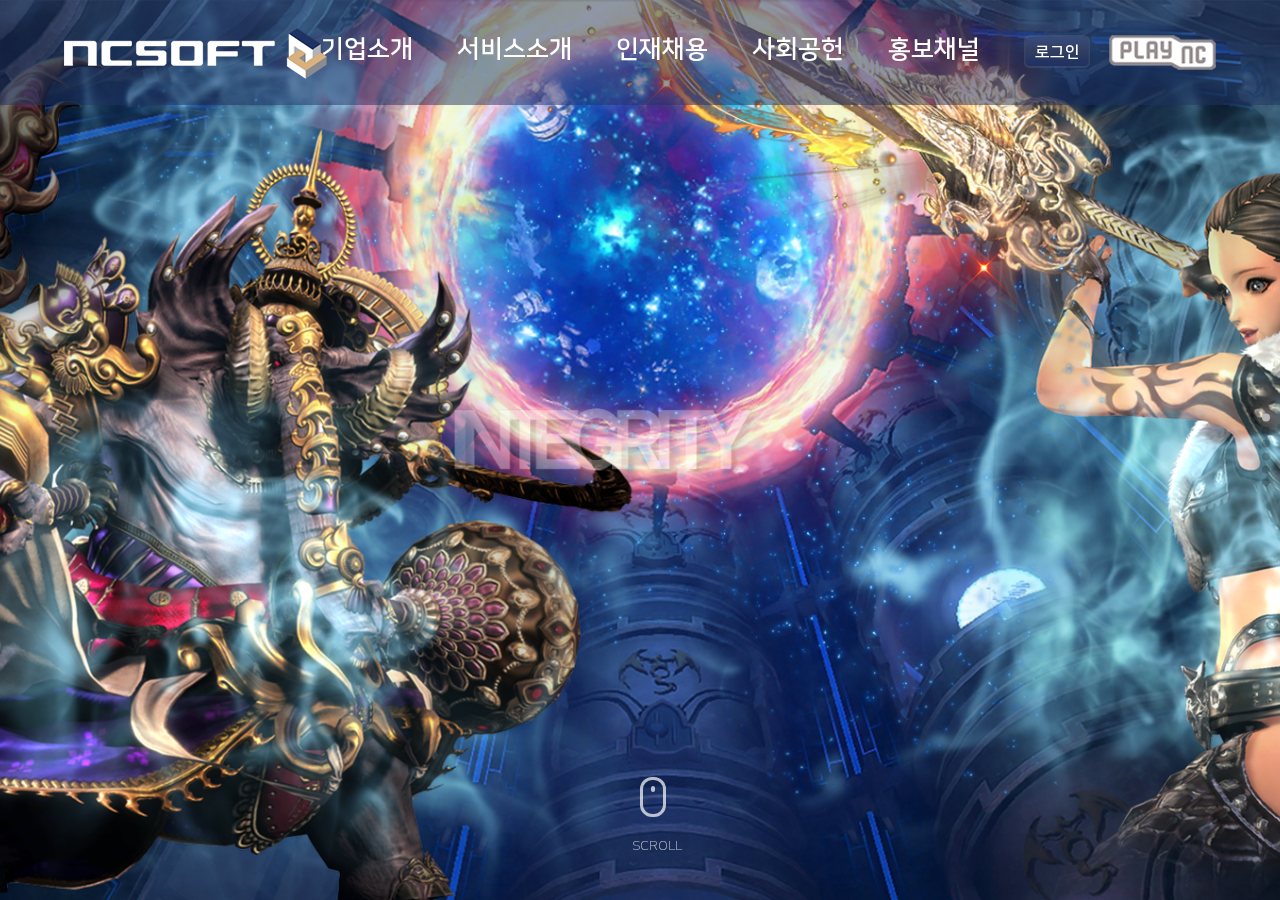
<file: index.html>
<!DOCTYPE HTML>
<html>
<head>
<title>NCSOFT</title>
<meta charset="utf-8">
<meta name="robots" content="index,flow">
<meta name="title" content="NCSOFT">
<meta name="description" content="NCSOFT소개,엔씨소프트소개,NCSOFT,엔씨소프트,게임 개발 및 서비스업체">
<meta name="viewport" content="width=device-width, user-scalable=no">
<link rel="shortcut icon" href="./img/common/logo.ico" />
<link rel="stylesheet" href="./css/import.css" />
<link rel="stylesheet" href="./css/common.css" />
<!-- Link Swiper's CSS -->
<link rel="stylesheet" href="./css/swiper.min.css">
<!-- Swiper JS -->
<script src="./js/swiper.min.js"></script>
<!--스크롤움직임-->
<script type="text/javascript" src="js/jquery-1.10.1.min.js"></script>
<!--드롭다운메뉴-->
<script type="text/javascript" src="./js/jquery.selectDrop.js"></script>



<!--스크롤움직임-->
<script type="text/javascript">
$(function() { 
    function swing() { 
        $('.move').animate({'bottom':'83px'},800).animate({'bottom':'65px'},800, swing); 
    } 
    swing(); 
});

</script>
</head>

<body onselectstart="return false" oncontextmenu="return false" ondragstart="return false">
	<main>
		<header><!--nav-->
			<div class="inner"><!--inner-->
			<h1 class="PC"><a href="index.html" title="NCSOFT LOGO"><img src="./img/common/logo1.png" alt="logo" /></a></h1>
			<h1 class="mobile"><a href="index.html" title="MOBILE NCSOFT LOGO"><img src="./img/common/mobilelogo1.png" alt="logo" /></a></h1>
			
			
			<section class="nav_tab">
				<ul class="navtbul">
						<li class="navgation"><a href="javascript:goSlide(1)" onclick="tab_menu(0);">기업소개</a></li>
						<li  class="navgation"><a href="javascript:goSlide(2)" onclick="tab_menu(1);">서비스소개</a></li>
						<li  class="navgation"><a href="javascript:goSlide(3)" onclick="tab_menu(2);">인재채용</a></li>
						<li  class="navgation"><a href="javascript:goSlide(4)" onclick="tab_menu(3);">사회공헌</a></li>
						<li  class="navgation"><a href="javascript:goSlide(5)" onclick="tab_menu(4);">홍보채널</a></li>
						<li class="login"><a href="login.html" title="로그인">로그인</a></li>
						<li class="logo2"><a href="http://kr.plaync.com/" target="_blank" title="PLAY NC"><img src="./img/common/logo2.png" /></a></li>
				</ul>
			</section>
						<script>
						//상단 내비게이션 클릭시 처리하는 부분
						var swiper = new Swiper('.swiper-container');

						function goSlide(index){
						swiper.slideTo(index, 1000, true);
						}
						
						/*function tab_menu(num){ 
						var f = $('.nav_tab').find('li');
						for ( var i = 0; i < f.length; i++ ) {   
						if ( i == num) {   
						f.eq(i).addClass('active'); 
						$('.nav_tab0' + i ).show();
						} else {
						f.eq(i).removeClass('active');     
						$('.nav_tab0' + i ).hide();
						}}}*/
						</script>
				
				
			</div><!--inner-->
		</header><!--//nav-->
		
		<!--햄버거 메뉴 시작-->
			<div id="qnb">
					<nav id="menu" class="left">
					  <ul>
							<li><a href="javascript:goSlide(1)" onclick="tab_menu(0);">기업소개</a></li>
						<li><a href="javascript:goSlide(2)" onclick="tab_menu(1);">서비스소개</a></li>
						<li><a href="javascript:goSlide(3)" onclick="tab_menu(2);">인재채용</a></li>
						<li><a href="javascript:goSlide(4)" onclick="tab_menu(3);">사회공헌</a></li>
						<li><a href="javascript:goSlide(5)" onclick="tab_menu(4);">홍보채널</a></li>
						<li class="qnblogin"><a href="login.html" title="로그인"><img src="./img/common/login_bt1.png" onmouseover="this.src='./img/common/login_btov.png'" onmouseout="this.src='./img/common/login_bt1.png'" border="0"></a>
						</li>
						<li class="qnblogo2"><a href="http://kr.plaync.com/" target="_blank" title="PLAY NC"><img src="./img/common/logo2.png" /></a></li>
					  </ul>
					<a href="#" id="showmenu"><img src="./img/common/qna.png" class="imgg"/><i class="fa fa-align-justify"></i> </a> </nav>
				</div>
				<!--햄버거 제이쿼리-->
					<script>
							$("#showmenu").click(function(e){
								e.preventDefault();
								$("#menu").toggleClass("show");
							});
				
					</script>
			
			
			
			<script>
						//상단 내비게이션 클릭시 처리하는 부분
						var swiper = new Swiper('.cate_layer');

						function goSlide(index){
						swiper.slideTo(index, 1000, true);
						}
						
						$('.imgg').on({ 
							'click': function() { 
								 var src = ($(this).attr('src') === './img/common/qna.png') 
									? './img/common/closebtn.png'
									: './img/common/qna.png'; 
								 $(this).attr('src', src); 
							} 
						});
						
						
						/*function tab_menu(num){ 
						var f = $('.nav_tab').find('li');
						for ( var i = 0; i < f.length; i++ ) {   
						if ( i == num) {   
						f.eq(i).addClass('active'); 
						$('.nav_tab0' + i ).show();
						} else {
						f.eq(i).removeClass('active');     
						$('.nav_tab0' + i ).hide();
						}}}*/
						</script>
			<!--햄버거 메뉴 종료-->			
		
	<section id="visual"><!--스와이퍼 시작-->
   <!-- Swiper -->
    <div class="swiper-container"><!--swiper-container-->
        <div class="swiper-wrapper"><!--wrapper-->	  
		
			<!--마우스 스크롤-->
			<div class="move"><span><!--&nbsp;--></span></div>
			<p class="movetext">SCROLL</p>
			<!--//마우스 스크롤-->
			
            <div class="swiper-slide"><!--main bg 시작-->
			<div class="visual_bg">
						<ul id="mainbanner"><!--mainbanner-->
							<li class="banner1">
							<div><span class="bg01" ><img src="./img/main/text1.png" alt="Integrity" /></span><span class="bg012" ><img src="./img/main/text12.png" alt="Integrity" /></span></div>
							</li>
							
							<li class="banner2" style="display: none;"><div><span class="bg02" ><img src="./img/main/text2.png" alt="Passion" /></span><span class="bg021" ><img src="./img/main/text21.png" alt="Passion" /></span></div></li>
							
							<li class="banner3" style="display: none;"><div><span class="bg03" style="display: block; "><img src="./img/main/text3.png" alt="Naver Ending Change" /></span><span class="bg031" style="display: block; "><img src="./img/main/text31.png" alt="Naver Ending Change" /></span></div></li>
						</ul><!--//main banner-->
						</div>
			</div><!--//main bg 끝-->
			
			<!--세로슬라이드 시작 bg1-5-->
            <div class="swiper-slide bg1">
				<div class="textbox textbox1">
					<dl>
						<dd class="text1">즐거움으로 연결된 새로운 세상,<br />엔씨소프트가 만들어 갑니다.</dd>
						<dt class="more"><a href="sub.html" title="기업소개로">MORE</a></dt>
					</dl>
				</div>
			</div>
			

			<div class="swiper-slide bg2">
				<img src="./img/main/NC_mainPC_bg2_1.png" />
					<div class="textbox textbox2">
						<dl>
							<dd class="text2">엔씨소프트가 만든 즐거운 게임,<br />서비스소개</dd>
							<dt class="more"><a href="sub2.html" title="서비스소개로">MORE</a></dt>
						</dl>
				</div>
			</div>
			
			
			<div class="swiper-slide bg3">
				<div class="textbox textbox3">
					<dl>
						<dd class="text3">진취적인 기상을,<br />무궁무진한 창의력을 가진 사람,<br />정직과 신용을 가진 사람<br /> 세계 게임산업의 리더 엔씨소프트에 도전하세요.</dd>
						<dt class="more"><a href="sub3.html" title="인재채용으로">MORE</a></dt>
					</dl>
				</div>
			</div>
			
			<div class="swiper-slide bg4">
				<div class="textbox textbox4">
					<dl>	
						<dd class="text4">질적인 사회적 환경 조성 등을 위해<br />더욱 혁신적이고 차별화된<br />공익 사업을 추진해 나아갈 것입니다.</dd>
						<dt class="more"><a href="sub4.html" title="사회공헌으로">MORE</a></dt>
					</dl>
				</div>
			</div>
			
			<div class="swiper-slide bg5">
				<div class="textbox textbox5">
					<dl>
						<dd class="text5">우주정복 원정대여!<br />그대들의 꿈을 향해 던져라</dd>
						<dt class="more"><a href="sub5.html" title="홍보채널로">MORE</a></dt>
					</dl>
				</div>
				
				<section id="footer"><!--footer-->
				<div class="footerinner">
					<dl>
						<dd class="ser"><a href="https://cs.plaync.com/" target="_blank" title="고객센터">고객센터</a></dd>
						<dd class="cs"><a href="http://kr.ncsoft.com/korean/support/service.aspx" target="_blank"  title="게임관련문의">게임관련문의처</a></dd>
						<dd class="pri"><a href="#" onclick="window.open('http://kr.ncsoft.com/korean/popup/privacy/privacy151216.aspx','new','resizable=no width=1000 height=1000');return false" title="개인정보처리방침">개인정보처리방침</a></dd>
						<dd class="youtube"><a target="_blank" href="http://www.youtube.com/plaync" title="youtube"><img src="./img/common/yousns.png" /></a></dd>
						<dd class="twiter"><a target="_blank" href="http://www.twitter.com/NCSOFT" title="twiter"><img src="./img/common/twisns.png" /></a></dd>
						<dd class="facebook"><a target="_blank" href="http://www.facebook.com/NCSOFT" title="facebook"><img src="./img/common/facesns.png" /></a></dd>
						
						<dd class="mbyoutube"><a target="_blank" href="http://www.youtube.com/plaync" title="youtube"><img src="./img/common/mbyousns.png" /></a></dd>
						<dd class="mbtwiter"><a target="_blank" href="http://www.twitter.com/NCSOFT" title="twiter"><img src="./img/common/mbtwisns.png" /></a></dd>
						<dd class="mbfacebook"><a target="_blank" href="http://www.facebook.com/NCSOFT" title="facebook"><img src="./img/common/mbfacesns.png" /></a></dd>
						
						<dd class="footerlogo"><img src="./img/common/footerlogo.png"  alt="하단로고"/></dd>
						<dd class="footerlogo2"><img src="./img/common/tb_logo2.png" alt="footerplaynclogo2" /></dd>
						<dd class="footermblogo2"><a href="http://www.plaync.com/"><img src="./img/common/mb_logo2.png" alt="footerplaynclogo2" /></a></dd>
						<dd class="address"><address>(주)엔씨소프트 경기도 성남시 분당구 대왕판교로 644번길 12 (우)13494 대표 김택진<br class="tbspace" />사업자등록번호114-85-04244 통신판매업신고 제2013-경기성남-1268호</address><p>Copyright&copy;NCSOFT Corporation. All Right Reserved.</p></dd>
					</dl>
					
					<!--메뉴구성-->
					<dl id="sample" class="dropdown">
						<dt class="drop"><a href="#"><img src="./img/common/drop.png" /></a></dt>
						<dd class="dropmenu">
							<ul class="dropline">
								<li><a href="http://www.ncsoft.co.kr/" target="_blank">NCSOFT 한국 본사</a></li>
								<li><a href="http://us.ncsoft.com/" target="_blank">NCSOFT West (US)</a></li>
								<li><a href="http://eu.ncsoft.com/en-gb/" target="_blank">NCSOFT West (EU)</a></li>
								<li><a href="http://www.arena.net/" target="_blank">ArenaNet</a></li>
								<li><a href="http://www.nctaiwan.com/" target="_blank">NC Taiwan</a></li>
								<li><a href="http://www.ncjapan.co.jp/" target="_blank">NC Japan</a></li>
							</ul>
						</dd>
					
					</dl>
					<!--메뉴구성-->
					</div>
				</section><!--//footer-->
				
			</div> <!--swiper-slide bg5-->
			<!--//세로슬라이드 끝 bg1-5-->
        </div><!--//wrapper-->	  
        <!-- Add Pagination -->
        <div class="swiper-pagination"></div>
    </div><!--//swiper-container-->

    <!-- Initialize Swiper -->
		<script>
			
			var swiper = new Swiper('.swiper-container', {
				pagination: '.swiper-pagination',
				direction: 'vertical',
				slidesPerView: 1,
				paginationClickable: false,
				spaceBetween: 0,
				speed:900,
				simulateTouch:false,
				// threshold:'50000',이상해상도에서만 클릭드래그 됨.
				mousewheelControl: true
			});
			
			var BannerScrollDelay = 5000;   // 배너변경시간 1000 = 1초
			$(function () {
			$("#mainbanner img").each(function (m_index, m_item) {
			var imgSrc = $(m_item).attr("src");
			if (imgSrc.substr(imgSrc.length - 4) === '.png' || imgSrc.substr(imgSrc.length - 4) === '.PNG') {
			$(m_item).css("filter", "progid:DXImageTransform.Microsoft.AlphaImageLoader(enabled='true',sizingMethod='crop',src='" + imgSrc + "')");
			}
			});

			mainStart();
			SubSlide();
			});

			/*======================================================
			--  메인배너
			======================================================*/
			// 메인배너 슬라이드 액션
			var mainBannerNo = 0;
			function mainSlide(callNo) {

			if ($("#mainbanner").find("li").eq(callNo).css("display") == "none") {
			$("#mainbanner").find("li").each(function (index, item) {
			if ($(item).css("display") != "none") {
			$(item).fadeOut("slow");

			}
			if (index == callNo) {
			$(item).find("span").hide();
			$(item).fadeIn("slow", function () {
			SubSlide();
			});

			mainBannerNo = index;
			}
			});
			}
			}

			function SubSlide() {
			$("#mainbanner > li").each(function (p_index, p_item) {
			var moveValue = $(p_item).find("span").css("left");
			if ($(p_item).css("display") != "none") {
			if (p_index == 0) { befValue = 230; moveValue = 190; }
			if (p_index == 1) { befValue = 230; moveValue = 190; }
			if (p_index == 2) { befValue = 280; moveValue = 240; }
			if (p_index == 3) { befValue = 180; moveValue = 141; }
			$(p_item).find("span").show().css({ "opacity": "0", "left": befValue }).stop().animate({
			"left": moveValue + "px",
			opacity: 1
			}, 2000);
			}
			});
			}

			var mainSetTime = null;

			// 스타터
			function mainStart() {
			mainSetTime = window.setInterval("mainOnAction()", BannerScrollDelay);
			}

			// 중지
			/*function mainStop() {
			clearInterval(mainSetTime);
			mainSetTime = null;
			}*/


			// 일정시간마다 배너변경
			function mainOnAction() {
			mainSlide(mainGetNextNo(mainBannerNo));
			}

			// 페이징클릭시
			/*function mainOnClick(callNo) {
			mainSlide(callNo);
			mainStop();
			mainStart();        
			}*/

			// 다음 index정보 가져오기
			function mainGetNextNo(no) {
			no++;
			if ($("#mainbanner").find("li").length <= no) {
			no = 0;
			}
			return no;
			}
		</script>
	</section><!--//스와이퍼 끝-->
	</main>
</body>
</html>
</file>
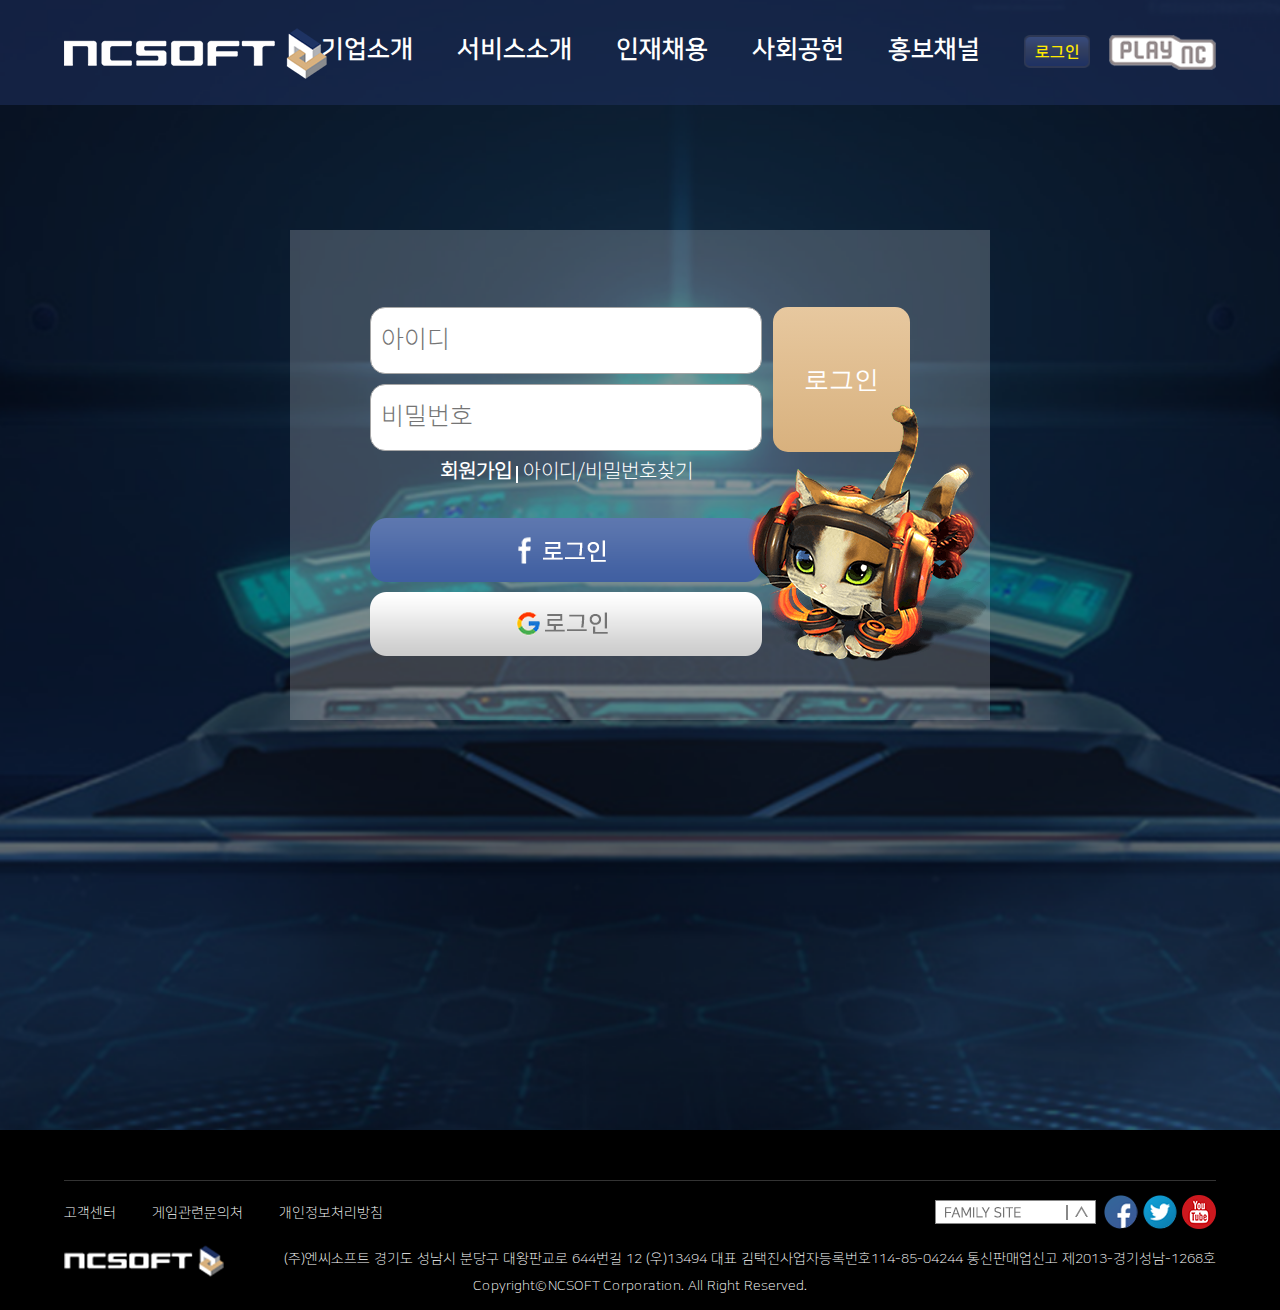
<file: login.html>
<!DOCTYPE HTML>
<html>
<head>
<title>NCSOFT 로그인</title>
<meta charset="utf-8">
<meta name="robots" content="index,flow">
<meta name="title" content="NCSOFT">
<meta name="description" content="NCSOFT소개,엔씨소프트소개,NCSOFT,엔씨소프트,게임 개발 및 서비스업체">
<meta name="viewport" content="width=device-width, user-scalable=no">
<link rel="shortcut icon" href="./img/common/logo.ico" />
<link rel="stylesheet" href="./css/import.css" />
<link rel="stylesheet" href="./css/subcommon.css" />
<!--햄버거-->
<script type="text/javascript" src="js/jquery-1.10.1.min.js"></script>
<!--드롭다운메뉴-->
<script type="text/javascript" src="./js/jquery.selectDrop.js"></script>
<!-- 햄버거 버튼x -->
<script src="./js/swiper.min.js"></script>

</head>

<body  onselectstart="return false" oncontextmenu="return false" ondragstart="return false">
	<main>
	<header><!--nav-->
			<div class="inner"><!--inner-->
			<h1 class="PC"><a href="index.html" title="NCSOFT LOGO"><img src="./img/common/logo1.png" alt="logo" /></a></h1>
			<h1 class="mobile"><a href="index.html" title="MOBILE NCSOFT LOGO"><img src="./img/common/mobilelogo1.png" alt="logo" /></a></h1>
			
			<section class="nav_tab">
				<ul class="navtbul">
						<li class="navgation"><a href="sub.html" onclick="subtab_menu(0);">기업소개</a></li>
						<li  class="navgation"><a href="sub2.html"onclick="subtab_menu(1);">서비스소개</a></li>
						<li  class="navgation"><a href="sub3.html"onclick="subtab_menu(2);">인재채용</a></li>
						<li  class="navgation"><a href="sub4.html"onclick="subtab_menu(3);">사회공헌</a></li>
						<li  class="navgation"><a href="sub5.html"onclick="subtab_menu(4);">홍보채널</a></li>
						<li class="login active"><a href="login.html" title="로그인">로그인</a></li>
						<li class="logo2"><a href="http://kr.plaync.com/" target="_blank" title="PLAY NC"><img src="./img/common/logo2.png" /></a></li>
				</ul>
			</section>
				
				<script>
				function subtab_menu(num){ 
						var f = $('.nav_tab').find('li');
						for ( var i = 0; i < f.length; i++ ) {   
						if ( i == num) {   
						f.eq(i).addClass('active'); 
						$('.nav_tab0' + i ).show();
						} else {
						f.eq(i).removeClass('active');     
						$('.nav_tab0' + i ).hide();
						}}}
				</script>
				
			</div><!--inner-->
		</header><!--//nav-->
	
<!--햄버거 메뉴 시작-->
			<div id="qnb">
					<nav id="menu" class="left">
					  <ul>
							<li><a href="sub.html">기업소개</a></li>
						<li><a href="sub2.html">서비스소개</a></li>
						<li><a href="sub3.html">인재채용</a></li>
						<li><a href="sub4.html">사회공헌</a></li>
						<li><a href="sub5.html">홍보채널</a></li>
						<li class="qnblogin"><a href="login.html" title="로그인"><img src="./img/common/login_bt1.png" onmouseover="this.src='./img/common/login_btov.png'" onmouseout="this.src='./img/common/login_bt1.png'" border="0"></a>
						</li>
						<li class="qnblogo2"><a href="http://kr.plaync.com/" target="_blank" title="PLAY NC"><img src="./img/common/logo2.png" /></a></li>
					  </ul>
					<a href="#" id="showmenu"><img src="./img/common/qna.png" class="imgg"/><i class="fa fa-align-justify"></i> </a> </nav>
				</div>
				<!--햄버거 제이쿼리-->
					<script>
							$("#showmenu").click(function(e){
								e.preventDefault();
								$("#menu").toggleClass("show");
							});
				
					</script>
			
			
			
			<script>
						//상단 내비게이션 클릭시 처리하는 부분
						var swiper = new Swiper('.cate_layer');

						function goSlide(index){
						swiper.slideTo(index, 1000, true);
						}
						
						$('.imgg').on({ 
							'click': function() { 
								 var src = ($(this).attr('src') === './img/common/qna.png') 
									? './img/common/closebtn.png'
									: './img/common/qna.png'; 
								 $(this).attr('src', src); 
							} 
						});
						
						
						/*function tab_menu(num){ 
						var f = $('.nav_tab').find('li');
						for ( var i = 0; i < f.length; i++ ) {   
						if ( i == num) {   
						f.eq(i).addClass('active'); 
						$('.nav_tab0' + i ).show();
						} else {
						f.eq(i).removeClass('active');     
						$('.nav_tab0' + i ).hide();
						}}}*/
						</script>
			<!--햄버거 메뉴 종료-->		
		
		<section id="subloginvisual"><!--subloginvisual-->
		
			<div class="loginbg">
				
				
				<form name="login" action="index_submit" method="post" accept-charset="utf-8">
	
				<p class="logid"><input type="email" name="email" placeholder="아이디" required maxlength="20"></p>
				
				<p class="pw"><input type="password" name="password" placeholder="비밀번호" required maxlength="16"></p>
				
				<p class="sbmit"><input type="submit" value="로그인"></p>			
				
				</form>
				
				<div class="memberInfo">
						<a href="membership.html" class="join">회원가입</a>
						<a href="#" class="find">아이디/비밀번호찾기</a>
				</div>
				
				<div class="snslogin">
					<a href="https://ko-kr.facebook.com/" target="_blank" class="facelogin"><img src="./img/sub/loginface.png" /></a>
					<a href="https://accounts.google.com/signin/v2/identifier?continue=https%3A%2F%2Fmail.google.com%2Fmail%2F&service=mail&sacu=1&rip=1&flowName=GlifWebSignIn&flowEntry=ServiceLogin" target="_blank" class="googlelogin"><img src="./img/sub/logingoogle.png" /></a>
					<p><img src="./img/sub/logincat.png" /></p>
				</div>
	
			
			</div>
		
		</section><!--//subloginvisual-->
		
	
		<section id="footer"><!--footer-->
				<div class="footerinner">
					<dl>
						<dd class="ser"><a href="https://cs.plaync.com/" target="_blank" title="고객센터">고객센터</a></dd>
						<dd class="cs"><a href="http://kr.ncsoft.com/korean/support/service.aspx" target="_blank"  title="게임관련문의">게임관련문의처</a></dd>
						<dd class="pri"><a href="#" onclick="window.open('http://kr.ncsoft.com/korean/popup/privacy/privacy151216.aspx','new','resizable=nowidth=500 height=550');return false" title="개인정보처리방침">개인정보처리방침</a></dd>
						<dd class="youtube"><a target="_blank" href="http://www.youtube.com/plaync" title="youtube"><img src="./img/common/yousns.png" /></a></dd>
						<dd class="twiter"><a target="_blank" href="http://www.twitter.com/NCSOFT" title="twiter"><img src="./img/common/twisns.png" /></a></dd>
						<dd class="facebook"><a target="_blank" href="http://www.facebook.com/NCSOFT" title="facebook"><img src="./img/common/facesns.png" /></a></dd>
						
						<dd class="mbyoutube"><a target="_blank" href="http://www.youtube.com/plaync" title="youtube"><img src="./img/common/mbyousns.png" /></a></dd>
						<dd class="mbtwiter"><a target="_blank" href="http://www.twitter.com/NCSOFT" title="twiter"><img src="./img/common/mbtwisns.png" /></a></dd>
						<dd class="mbfacebook"><a target="_blank" href="http://www.facebook.com/NCSOFT" title="facebook"><img src="./img/common/mbfacesns.png" /></a></dd>
						
						<dd class="footerlogo"><img src="./img/common/footerlogo.png"  alt="하단로고"/></dd>
						<dd class="footerlogo2"><img src="./img/common/tb_logo2.png" alt="footerplaynclogo2" /></dd>
						<dd class="footermblogo2"><a href="http://www.plaync.com/"><img src="./img/common/mb_logo2.png" alt="footerplaynclogo2" /></a></dd>
						<dd class="address"><address>(주)엔씨소프트 경기도 성남시 분당구 대왕판교로 644번길 12 (우)13494 대표 김택진<br class="tbspace" />사업자등록번호114-85-04244 통신판매업신고 제2013-경기성남-1268호</address><p>Copyright&copy;NCSOFT Corporation. All Right Reserved.</p></dd>
					</dl>
					
					<!--메뉴구성-->
					<dl id="sample" class="dropdown">
						<dt class="drop"><a href="javascript:void(0)"><img src="./img/common/drop.png" /></a></dt>
						<dd class="dropmenu">
							<ul class="dropline">
								<li><a href="http://www.ncsoft.co.kr/" target="_blank">NCSOFT 한국 본사</a></li>
								<li><a href="http://us.ncsoft.com/" target="_blank">NCSOFT West (US)</a></li>
								<li><a href="http://eu.ncsoft.com/en-gb/" target="_blank">NCSOFT West (EU)</a></li>
								<li><a href="http://www.arena.net/" target="_blank">ArenaNet</a></li>
								<li><a href="http://www.nctaiwan.com/" target="_blank">NC Taiwan</a></li>
								<li><a href="http://www.ncjapan.co.jp/" target="_blank">NC Japan</a></li>
							</ul>
						</dd>
					
					</dl>
					<!--메뉴구성-->
					</div>
				</section><!--//footer-->
	</main>
</body>
</html>
</file>
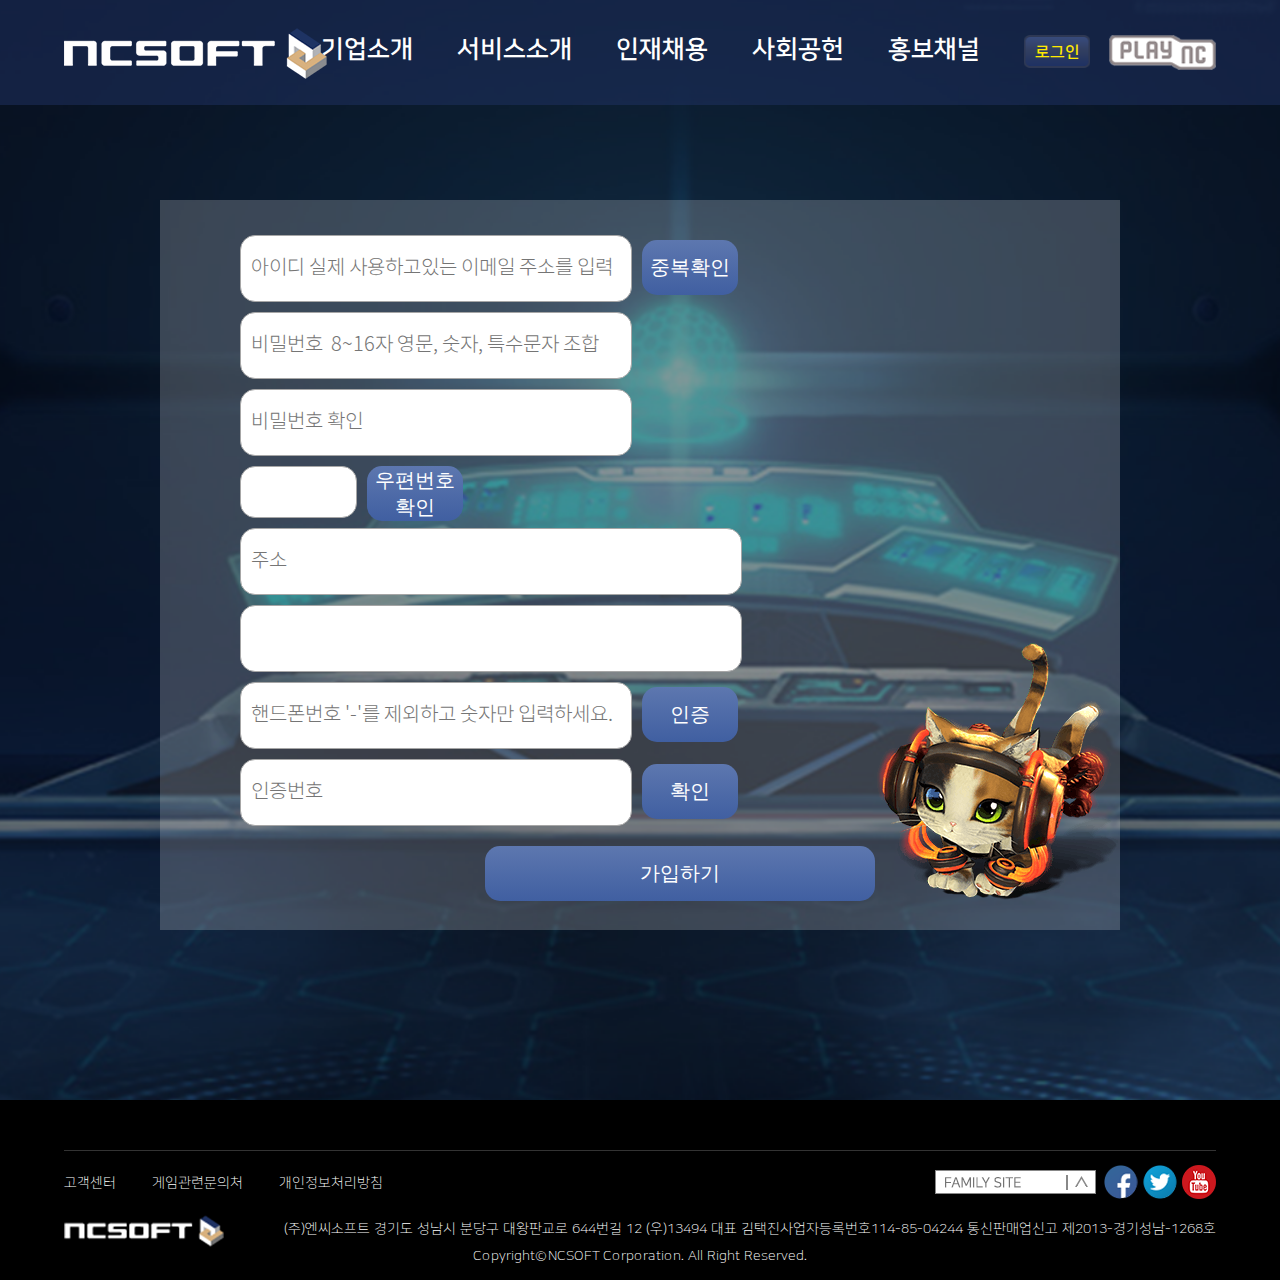
<file: membership.html>
<!DOCTYPE HTML>
<html>
<head>
<title>NCSOFT 회원가입</title>
<meta charset="utf-8">
<meta name="robots" content="index,flow">
<meta name="title" content="NCSOFT">
<meta name="description" content="NCSOFT소개,엔씨소프트소개,NCSOFT,엔씨소프트,게임 개발 및 서비스업체">
<meta name="viewport" content="width=device-width, user-scalable=no">
<link rel="shortcut icon" href="./img/common/logo.ico" />
<link rel="stylesheet" href="./css/import.css" />
<link rel="stylesheet" href="./css/subcommon.css" />
<!--햄버거-->
<script type="text/javascript" src="js/jquery-1.10.1.min.js"></script>
<!--드롭다운메뉴-->
<script type="text/javascript" src="./js/jquery.selectDrop.js"></script>
<!-- 햄버거 버튼x -->
<script src="./js/swiper.min.js"></script>

</head>

<body  onselectstart="return false" oncontextmenu="return false" ondragstart="return false">
	<main>
	<header><!--nav-->
			<div class="inner"><!--inner-->
			<h1 class="PC"><a href="index.html" title="NCSOFT LOGO"><img src="./img/common/logo1.png" alt="logo" /></a></h1>
			<h1 class="mobile"><a href="index.html" title="MOBILE NCSOFT LOGO"><img src="./img/common/mobilelogo1.png" alt="logo" /></a></h1>
	
			<section class="nav_tab">
				<ul class="navtbul">
						<li class="navgation"><a href="sub.html" onclick="subtab_menu(0);">기업소개</a></li>
						<li  class="navgation"><a href="sub2.html"onclick="subtab_menu(1);">서비스소개</a></li>
						<li  class="navgation"><a href="sub3.html"onclick="subtab_menu(2);">인재채용</a></li>
						<li  class="navgation"><a href="sub4.html"onclick="subtab_menu(3);">사회공헌</a></li>
						<li  class="navgation"><a href="sub5.html"onclick="subtab_menu(4);">홍보채널</a></li>
						<li class="login active"><a href="login.html" title="로그인">로그인</a></li>
						<li class="logo2"><a href="http://kr.plaync.com/" target="_blank" title="PLAY NC"><img src="./img/common/logo2.png" /></a></li>
				</ul>
			</section>
				
				<script>
				function subtab_menu(num){ 
						var f = $('.nav_tab').find('li');
						for ( var i = 0; i < f.length; i++ ) {   
						if ( i == num) {   
						f.eq(i).addClass('active'); 
						$('.nav_tab0' + i ).show();
						} else {
						f.eq(i).removeClass('active');     
						$('.nav_tab0' + i ).hide();
						}}}
				</script>
				
			</div><!--inner-->
		</header><!--//nav-->
	
<!--햄버거 메뉴 시작-->
			<div id="qnb">
					<nav id="menu" class="left">
					  <ul>
							<li><a href="sub.html">기업소개</a></li>
						<li><a href="sub2.html">서비스소개</a></li>
						<li><a href="sub3.html">인재채용</a></li>
						<li><a href="sub4.html">사회공헌</a></li>
						<li><a href="sub5.html">홍보채널</a></li>
						<li class="qnblogin"><a href="login.html" title="로그인"><img src="./img/common/login_bt1.png" onmouseover="this.src='./img/common/login_btov.png'" onmouseout="this.src='./img/common/login_bt1.png'" border="0"></a>
						</li>
						<li class="qnblogo2"><a href="http://kr.plaync.com/" target="_blank" title="PLAY NC"><img src="./img/common/logo2.png" /></a></li>
					  </ul>
					<a href="#" id="showmenu"><img src="./img/common/qna.png" class="imgg"/><i class="fa fa-align-justify"></i> </a> </nav>
				</div>
				<!--햄버거 제이쿼리-->
					<script>
							$("#showmenu").click(function(e){
								e.preventDefault();
								$("#menu").toggleClass("show");
							});
				
					</script>
			
			
			
			<script>
						//상단 내비게이션 클릭시 처리하는 부분
						var swiper = new Swiper('.cate_layer');

						function goSlide(index){
						swiper.slideTo(index, 1000, true);
						}
						
						$('.imgg').on({ 
							'click': function() { 
								 var src = ($(this).attr('src') === './img/common/qna.png') 
									? './img/common/closebtn.png'
									: './img/common/qna.png'; 
								 $(this).attr('src', src); 
							} 
						});
						
						
						/*function tab_menu(num){ 
						var f = $('.nav_tab').find('li');
						for ( var i = 0; i < f.length; i++ ) {   
						if ( i == num) {   
						f.eq(i).addClass('active'); 
						$('.nav_tab0' + i ).show();
						} else {
						f.eq(i).removeClass('active');     
						$('.nav_tab0' + i ).hide();
						}}}*/
						</script>
			<!--햄버거 메뉴 종료-->		
		
		<section id="submembervisual"><!--subloginvisual-->
		
			<div class="memberbg">
				
				
				<form name="memlogin" action="index_submit" method="post" accept-charset="utf-8">
	
				<p class="memlogid"><input type="email" name="email"  id="memlogidin" placeholder="아이디 실제 사용하고있는 이메일 주소를 입력" required maxlength="20" /><input type="button" class="membuttom" value="중복확인" /></p>
				
				<p class="mempw"><input type="password" name="password" placeholder="비밀번호  8~16자 영문, 숫자, 특수문자 조합" required maxlength="16"/></p>
				
				<p class="mempwcheck"><input type="password" name="passwordcheck" placeholder="비밀번호 확인" required maxlength="16" /></p>
				
				<p class="memaddre"><input type="text"  name="addrenum" id="memaddree" required maxlength="5"  /><input type="button"class="membuttom2" value="우편번호확인"/></p>

				
				<p class="memaddretext1"><input type="text"  name="addretext1" required placeholder="주소" maxlength="50"  /></p>
				<p class="memaddretext2"><input type="text"  name="addretext2" required maxlength="30"  /></p>
				
				<p class="memphone"><input type="tel"  name="phoneNumber"  id="memphonee" placeholder="핸드폰번호 '-'를 제외하고 숫자만 입력하세요."  required maxlength="11"  /><input type="button" class="membuttom3" value="인증" /></p>
				
				<p class="memphonecode"><input type="text" name="phonecodenum" id="memphonecodee" required placeholder="인증번호" maxlength="6"><input type="button" class="membuttom4" value="확인" /></p>

				
				<p class="sbmit"><input type="submit" value="가입하기"></p>
				
				</form>
				
				
				<div class="membercat">
					<p><img src="./img/sub/logincat.png" /></p>
				</div>
			
			</div>
		
		</section><!--//subloginvisual-->
		
	
		<section id="footer"><!--footer-->
				<div class="footerinner">
					<dl>
						<dd class="ser"><a href="https://cs.plaync.com/" target="_blank" title="고객센터">고객센터</a></dd>
						<dd class="cs"><a href="http://kr.ncsoft.com/korean/support/service.aspx" target="_blank"  title="게임관련문의">게임관련문의처</a></dd>
						<dd class="pri"><a href="#" onclick="window.open('http://kr.ncsoft.com/korean/popup/privacy/privacy151216.aspx','new','resizable=nowidth=500 height=550');return false" title="개인정보처리방침">개인정보처리방침</a></dd>
						<dd class="youtube"><a target="_blank" href="http://www.youtube.com/plaync" title="youtube"><img src="./img/common/yousns.png" /></a></dd>
						<dd class="twiter"><a target="_blank" href="http://www.twitter.com/NCSOFT" title="twiter"><img src="./img/common/twisns.png" /></a></dd>
						<dd class="facebook"><a target="_blank" href="http://www.facebook.com/NCSOFT" title="facebook"><img src="./img/common/facesns.png" /></a></dd>
						
						<dd class="mbyoutube"><a target="_blank" href="http://www.youtube.com/plaync" title="youtube"><img src="./img/common/mbyousns.png" /></a></dd>
						<dd class="mbtwiter"><a target="_blank" href="http://www.twitter.com/NCSOFT" title="twiter"><img src="./img/common/mbtwisns.png" /></a></dd>
						<dd class="mbfacebook"><a target="_blank" href="http://www.facebook.com/NCSOFT" title="facebook"><img src="./img/common/mbfacesns.png" /></a></dd>
						
						<dd class="footerlogo"><img src="./img/common/footerlogo.png"  alt="하단로고"/></dd>
						<dd class="footerlogo2"><img src="./img/common/tb_logo2.png" alt="footerplaynclogo2" /></dd>
						<dd class="footermblogo2"><a href="http://www.plaync.com/"><img src="./img/common/mb_logo2.png" alt="footerplaynclogo2" /></a></dd>
						<dd class="address"><address>(주)엔씨소프트 경기도 성남시 분당구 대왕판교로 644번길 12 (우)13494 대표 김택진<br class="tbspace" />사업자등록번호114-85-04244 통신판매업신고 제2013-경기성남-1268호</address><p>Copyright&copy;NCSOFT Corporation. All Right Reserved.</p></dd>
					</dl>
					
					<!--메뉴구성-->
					<dl id="sample" class="dropdown">
						<dt class="drop"><a href="javascript:void(0)"><img src="./img/common/drop.png" /></a></dt>
						<dd class="dropmenu">
							<ul class="dropline">
								<li><a href="http://www.ncsoft.co.kr/" target="_blank">NCSOFT 한국 본사</a></li>
								<li><a href="http://us.ncsoft.com/" target="_blank">NCSOFT West (US)</a></li>
								<li><a href="http://eu.ncsoft.com/en-gb/" target="_blank">NCSOFT West (EU)</a></li>
								<li><a href="http://www.arena.net/" target="_blank">ArenaNet</a></li>
								<li><a href="http://www.nctaiwan.com/" target="_blank">NC Taiwan</a></li>
								<li><a href="http://www.ncjapan.co.jp/" target="_blank">NC Japan</a></li>
							</ul>
						</dd>
					
					</dl>
					<!--메뉴구성-->
					</div>
				</section><!--//footer-->
	</main>
</body>
</html>
</file>
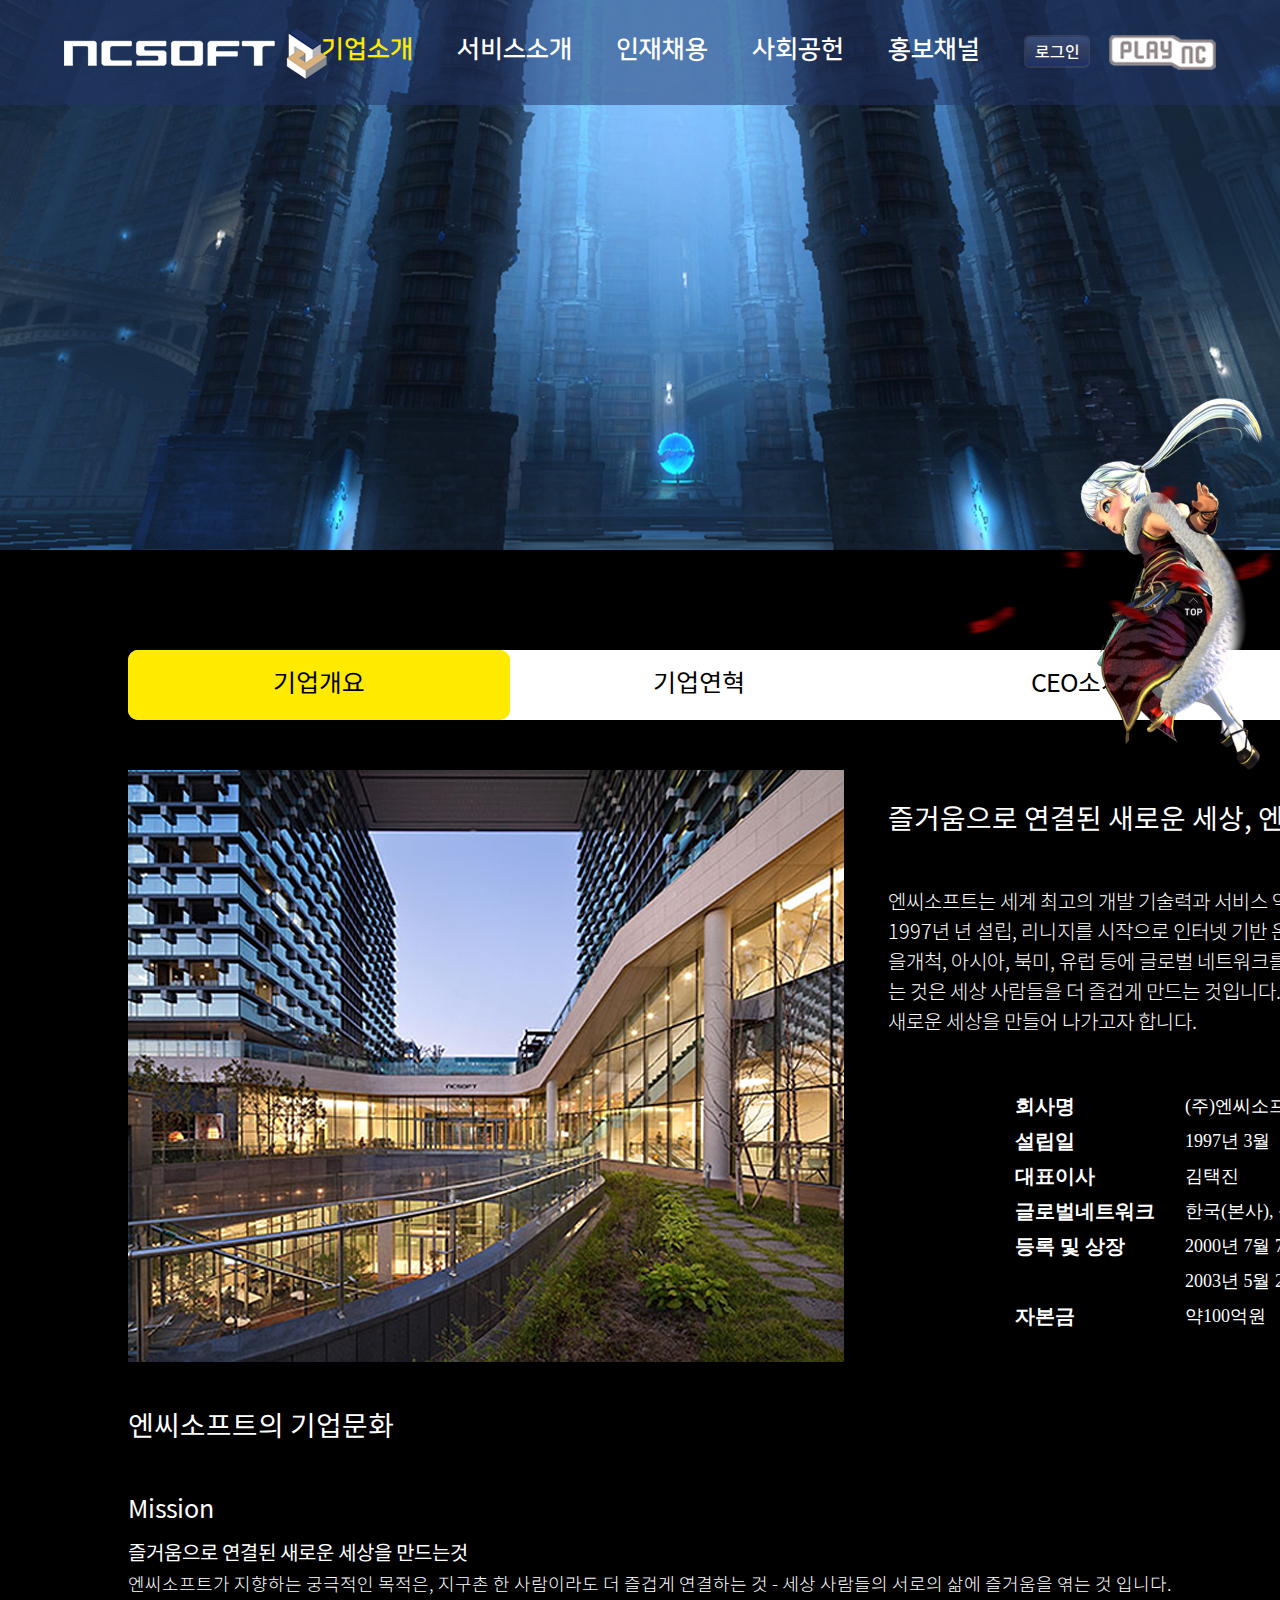
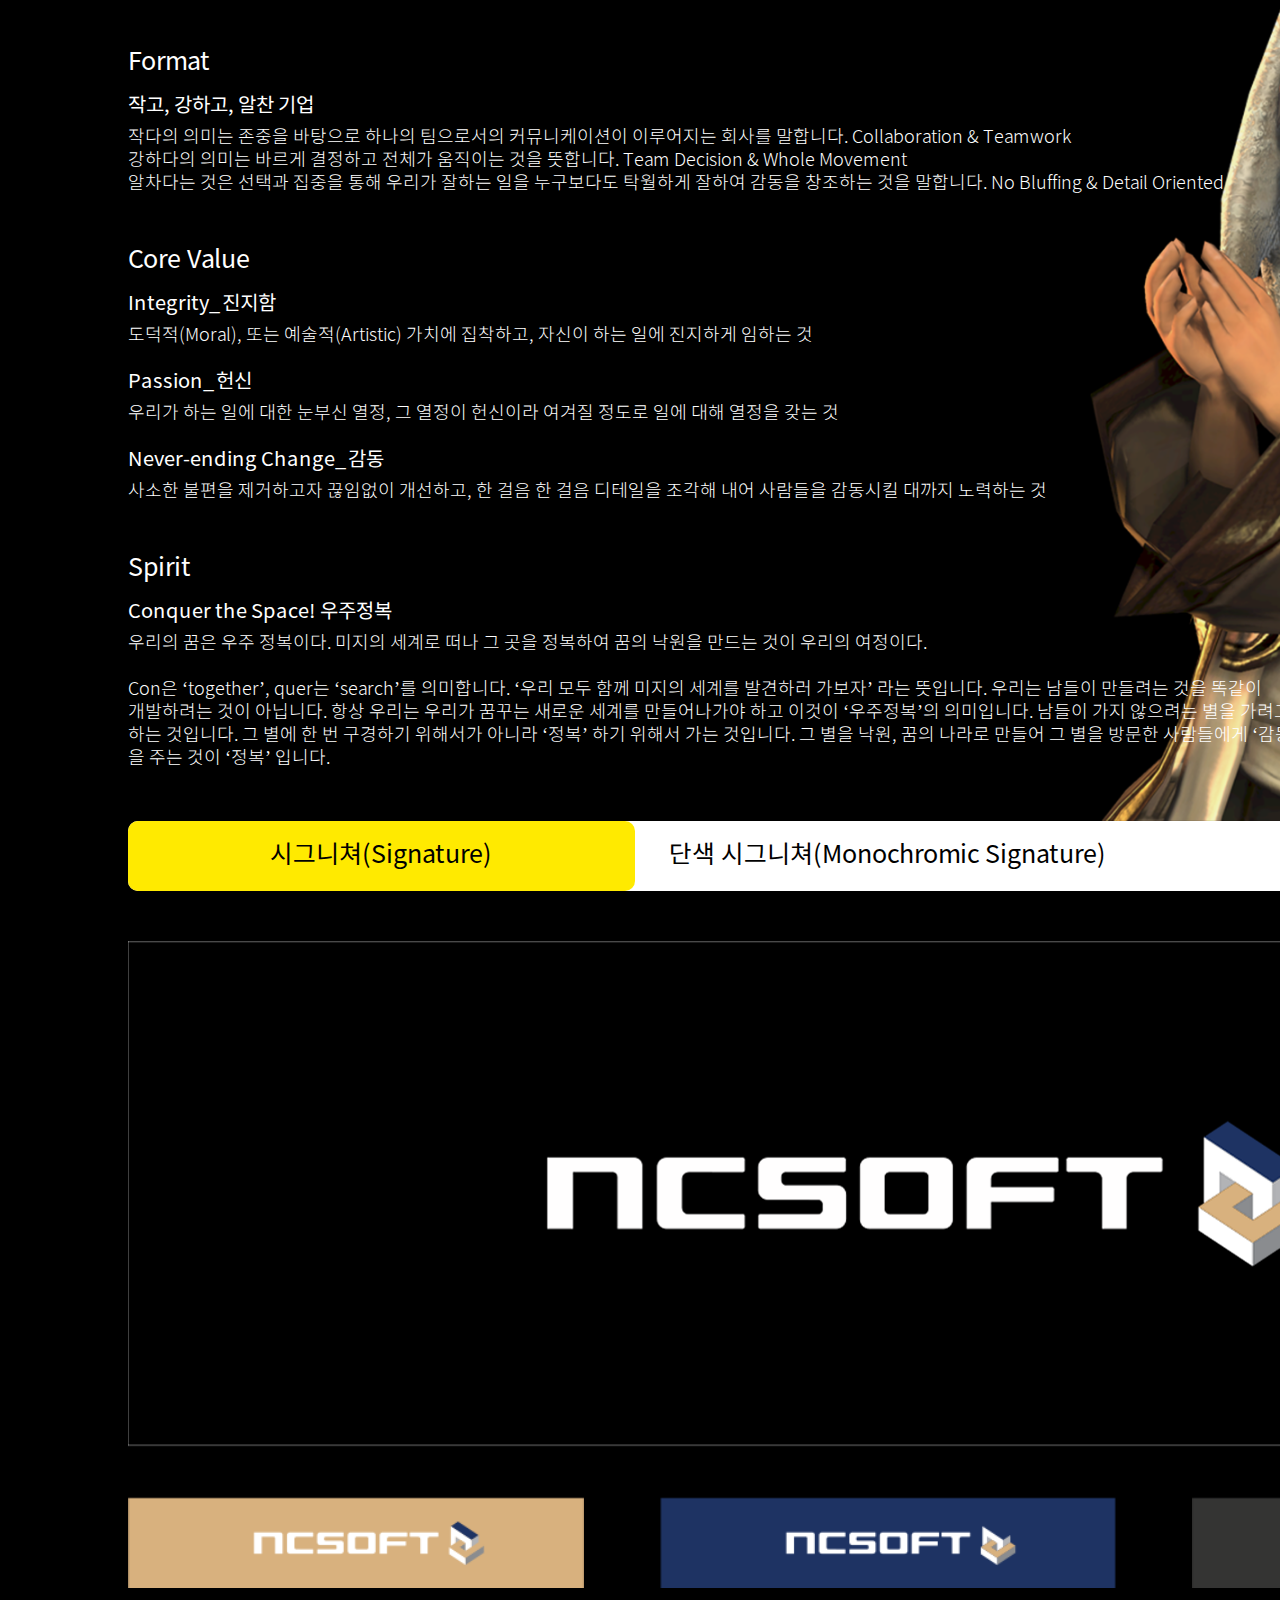
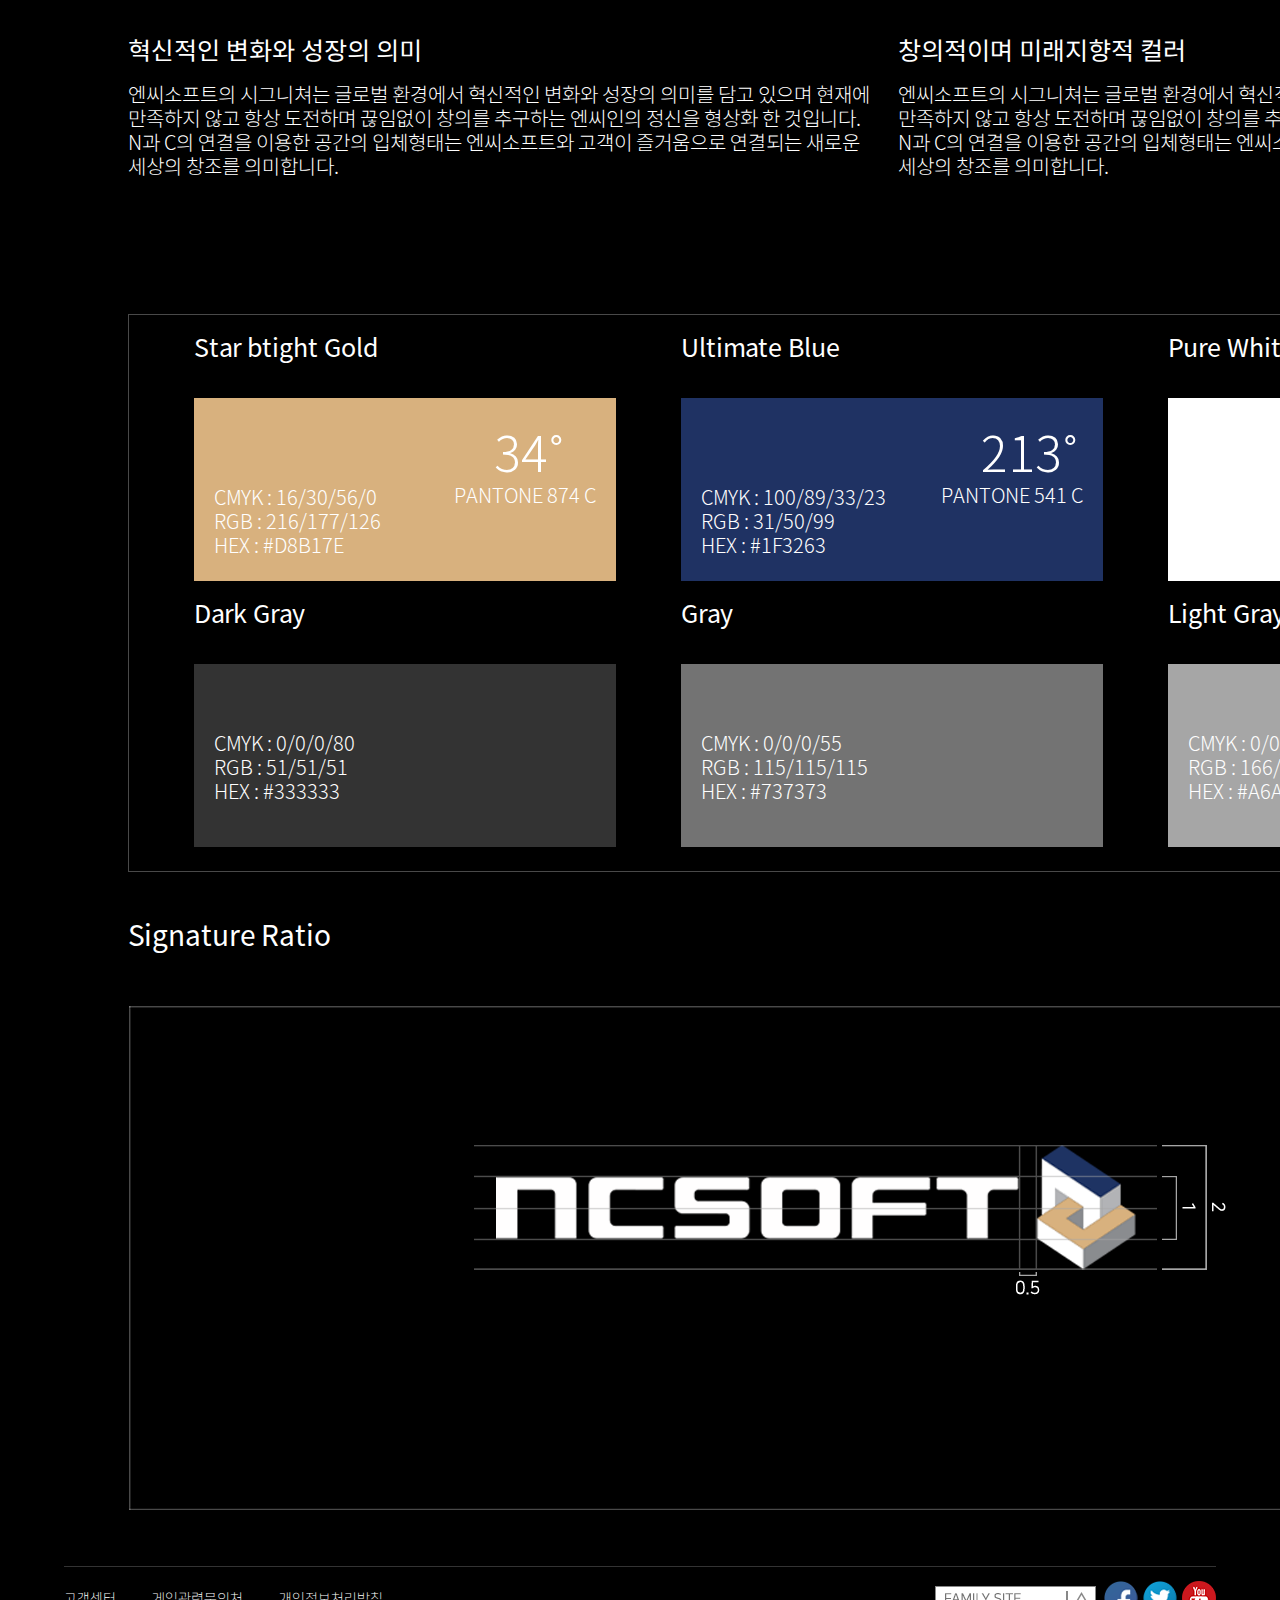
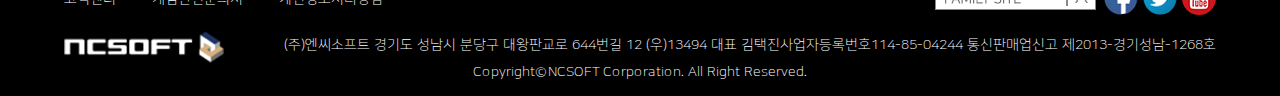
<file: sub.html>
<!DOCTYPE HTML>
<html>
<head>
<title>NCSOFT 기업소개</title>
<meta charset="utf-8">
<meta name="robots" content="index,flow">
<meta name="title" content="NCSOFT">
<meta name="description" content="NCSOFT소개,엔씨소프트소개,NCSOFT,엔씨소프트,게임 개발 및 서비스업체">
<meta name="viewport" content="width=device-width, user-scalable=no">
<link rel="shortcut icon" href="./img/common/logo.ico" />
<link rel="stylesheet" href="./css/import.css" />
<link rel="stylesheet" href="./css/subcommon.css" />
<!--스크롤움직임-->
<script type="text/javascript" src="js/jquery-1.10.1.min.js"></script>
<!--드롭다운메뉴-->
<script type="text/javascript" src="./js/jquery.selectDrop.js"></script>
<!--tabs-->
<script type="text/javascript" src="./js/cbpFWTabs.js"></script>
<!-- Swiper JS -->
<script src="./js/swiper.min.js"></script>


<!--스크롤움직임-->
<script type="text/javascript">
$(function() { 
    function swing() { 
        $('.top').animate({'bottom':'130px'},800).animate({'bottom':'190px'},800, swing); 
    } 
    swing(); 
});


</script>

<!--시그니쳐탭-->
<script type="text/javascript">
$(function () {

    $(".tab_content").hide();
    $(".tab_content:first").show();

    $(".sub1textboxB li").click(function () {
        $(".sub1textboxB li").removeClass("active").css("color", "#000");
        //$(this).addClass("active").css({"color": "darkred","font-weight": "bolder"});
        $(this).addClass("active").css("color", "#000");
        $(".tab_content").hide()
        var activeTab = $(this).attr("rel");
        $("#" + activeTab).fadeIn()
    });
});

</script>

</head>

<body onselectstart="return false" oncontextmenu="return false" ondragstart="return false">
	<main>
	<header><!--nav-->
			<div class="inner"><!--inner-->
			<h1 class="PC"><a href="index.html" title="NCSOFT LOGO"><img src="./img/common/logo1.png" alt="logo" /></a></h1>
			<h1 class="mobile"><a href="index.html" title="MOBILE NCSOFT LOGO"><img src="./img/common/mobilelogo1.png" alt="logo" /></a></h1>
	
			<section class="nav_tab">
				<ul class="navtbul">
						<li class="navgation active"><a href="sub.html" onclick="subtab_menu(0);">기업소개</a></li>
						<li  class="navgation"><a href="sub2.html"onclick="subtab_menu(1);">서비스소개</a></li>
						<li  class="navgation"><a href="sub3.html"onclick="subtab_menu(2);">인재채용</a></li>
						<li  class="navgation"><a href="sub4.html"onclick="subtab_menu(3);">사회공헌</a></li>
						<li  class="navgation"><a href="sub5.html"onclick="subtab_menu(4);">홍보채널</a></li>
						<li class="login"><a href="login.html" title="로그인">로그인</a></li>
						<li class="logo2"><a href="http://kr.plaync.com/" target="_blank" title="PLAY NC"><img src="./img/common/logo2.png" /></a></li>
				</ul>
			</section>
				
				<script>
				function subtab_menu(num){ 
						var f = $('.nav_tab').find('li');
						for ( var i = 0; i < f.length; i++ ) {   
						if ( i == num) {   
						f.eq(i).addClass('active'); 
						$('.nav_tab0' + i ).show();
						} else {
						f.eq(i).removeClass('active');     
						$('.nav_tab0' + i ).hide();
						}}}
				</script>
			</div><!--inner-->
		</header><!--//nav-->
	
<!--햄버거 메뉴 시작-->
			<div id="qnb">
					<nav id="menu" class="left">
					  <ul>
							<li><a href="sub.html">기업소개</a></li>
						<li><a href="sub2.html">서비스소개</a></li>
						<li><a href="sub3.html">인재채용</a></li>
						<li><a href="sub4.html">사회공헌</a></li>
						<li><a href="sub5.html">홍보채널</a></li>
						<li class="qnblogin"><a href="login.html" title="로그인"><img src="./img/common/login_bt1.png" onmouseover="this.src='./img/common/login_btov.png'" onmouseout="this.src='./img/common/login_bt1.png'" border="0"></a>
						</li>
						<li class="qnblogo2"><a href="http://kr.plaync.com/" target="_blank" title="PLAY NC"><img src="./img/common/logo2.png" /></a></li>
					  </ul>
					<a href="#" id="showmenu"><img src="./img/common/qna.png" class="imgg"/><i class="fa fa-align-justify"></i> </a> </nav>
				</div>
				<!--햄버거 제이쿼리-->
					<script>
							$("#showmenu").click(function(e){
								e.preventDefault();
								$("#menu").toggleClass("show");
							});
				
					</script>
			
			
			
			<script>
						//상단 내비게이션 클릭시 처리하는 부분
						var swiper = new Swiper('.cate_layer');

						function goSlide(index){
						swiper.slideTo(index, 1000, true);
						}
						
						$('.imgg').on({ 
							'click': function() { 
								 var src = ($(this).attr('src') === './img/common/qna.png') 
									? './img/common/closebtn.png'
									: './img/common/qna.png'; 
								 $(this).attr('src', src); 
							} 
						});
						
						
						/*function tab_menu(num){ 
						var f = $('.nav_tab').find('li');
						for ( var i = 0; i < f.length; i++ ) {   
						if ( i == num) {   
						f.eq(i).addClass('active'); 
						$('.nav_tab0' + i ).show();
						} else {
						f.eq(i).removeClass('active');     
						$('.nav_tab0' + i ).hide();
						}}}*/
						</script>
			<!--햄버거 메뉴 종료-->		
	
		<div class="top">
			<div class="topbg"><a href="#" class="topText"><img src="./img/sub/topbg.png" alt="topbg" /></a></div>
			<script>
					$( '.topText' ).click( function() {
					  $( 'html, body' ).animate( { scrollTop : 0 }, 0 );
					  return false;
					} );
					/*a href="javascript:scrollUp()"
					var scrollUpDelay = 1;
					var scrollUpSpeed = 30;//위로 올라가는 속도, 숫자가 클수록 빨라짐
					function scrollUp()
					{
					if(document.body.scrollTop<1)
					{
					return;
					}
					document.body.scrollTop=document.body.scrollTop-scrollUpSpeed;
					setTimeout('scrollUp()',scrollUpDelay);
					}*/
					</script>
		</div>
		
					

	
		<section id="sub1visual"><!--sub2visual-->
		</section><!--//sub2visual-->
		
		<section id="sub1contents"><!--sub2contents-->
	
			<div  id="tabs" class="sub1contentsinner"><!--sub1contentsinner-->
				<nav class="topppbox">
					<ul class="sub1textbox">
						<li><a href="#section-11 javascript:void(0)">기업개요</a></li>
						<li><a href="#section-22 javascript:void(0)">기업연혁</a></li>
						<li><a href="#section-33 javascript:void(0)">CEO소개</a></li>
						<li><a href="#section-44 javascript:void(0)">글로벌네트워크</a></li>
					</ul>
				</nav>
			
			<div class="content">
			<section id="section-11"><!--section-1-->
				<div class="toptext"><!--toptx-->
				
				<div class="toptx">
				<p class="backimg"><img src="./img/sub/sub1bg.png" /></p>
					<dl>
						<dt>즐거움으로 연결된 새로운 세상, 엔씨소프트가 만들어갑니다.</dt>
						<dd>엔씨소프트는 세계 최고의 개발 기술력과 서비스 역량을 보유한 온라인 게임 리더입니다.<br /> 
								1997년 년 설립, 리니지를 시작으로 인터넷 기반 온라인 게임의 대중화를 이끌었으며, 해외 시장을개척, 아시아, 북미, 유럽 등에 글로벌 네트워크를 확보해 나가고 있습니다.
								엔씨소프트가 꿈꾸는 것은 세상 사람들을 더 즐겁게 만드는 것입니다. 온라인 세상을 뛰어넘어 즐거움 으로 연결된 새로운 세상을 만들어 나가고자 합니다.</dd>
					</dl>
				</div>
					
					<table >
						<tr>
						<th scope="col" >회사명</th>
						<td>(주)엔씨소프트</td>
						</tr>
						
						<tr>
						<th scope="col">설립일</th>
						<td>1997년 3월</td>
						</tr>
						
						<tr>
						<th scope="col">대표이사</th>
						<td scope="row">김택진</td>
						</tr>
						
						<tr>
						<th scope="col">글로벌네트워크</th>
						<td>한국(본사), 북미, 유럽, 일본, 대만</td>
						</tr>
						
						<tr>
						<th scope="col" rowspan="2">등록 및 상장</th>
						<td>2000년 7월 7일 코스닥 등록</td>
						</tr>
						
						<tr>
						<td>2003년 5월 22일 거래소 이전 상장</td>
						</tr>
						
						<tr>
						<th scope="col">자본금</th>
						<td>약100억원</td>
						</tr>
					</table>
				</div><!--//toptx-->
				
				<div class="ncculture"><!--culture-->
				
				<p>엔씨소프트의 기업문화</p>
					<dl>
						<dt class="bold1">Mission</dt>
						<dt class="bold">즐거움으로 연결된 새로운 세상을 만드는것</dt>
						<dd  class="extent">엔씨소프트가 지향하는 궁극적인 목적은, 지구촌 한 사람이라도 더 즐겁게 연결하는 것 - 세상 사람들의 서로의 삶에 즐거움을 엮는 것 입니다. </dd>
					</dl>
					
					<dl>
						<dt class="bold1">Format</dt>
						<dt class="bold">작고, 강하고, 알찬 기업</dt>
						<dd  class="extent">작다의 의미는 존중을 바탕으로 하나의 팀으로서의 커뮤니케이션이 이루어지는 회사를 말합니다. Collaboration & Teamwork<br />
						강하다의 의미는 바르게 결정하고 전체가 움직이는 것을 뜻합니다. Team Decision & Whole Movement<br />
						알차다는 것은 선택과 집중을 통해 우리가 잘하는 일을 누구보다도 탁월하게 잘하여 감동을 창조하는 것을 말합니다. No Bluffing & Detail Oriented</dd>
					</dl>
					
					<dl>
						<dt class="bold1">Core Value</dt>
						<dt class="bold">Integrity_진지함</dt>
						<dd class="nter">도덕적(Moral), 또는 예술적(Artistic) 가치에 집착하고, 자신이 하는 일에 진지하게 임하는 것</dd>
						
						<dt class="bold">Passion_헌신</dt>
						<dd class="nter">우리가 하는 일에 대한 눈부신 열정, 그 열정이 헌신이라 여겨질 정도로 일에 대해 열정을 갖는 것 </dd>
						
						<dt class="bold">Never-ending Change_감동</dt>
						<dd class="extent">사소한 불편을 제거하고자 끊임없이 개선하고, 한 걸음 한 걸음 디테일을 조각해 내어 사람들을 감동시킬 대까지 노력하는 것 </dd>
					</dl>
					
					<dl>
						<dt class="bold1">Spirit</dt>
						<dt class="bold">Conquer the Space! 우주정복</dt>
						<dd class="nter">우리의 꿈은 우주 정복이다. 미지의 세계로 떠나 그 곳을 정복하여 꿈의 낙원을 만드는 것이 우리의 여정이다.</dd>
						<dd  class="extent2">Con은 ‘together’, quer는 ‘search’를 의미합니다. ‘우리 모두 함께 미지의 세계를 발견하러 가보자’ 라는 뜻입니다. 우리는 남들이 만들려는 것을 똑같이 <br />개발하려는 것이 아닙니다. 항상 우리는 우리가 꿈꾸는 새로운 세계를 만들어나가야 하고 이것이 ‘우주정복’의 의미입니다. 남들이 가지 않으려는 별을 가려고<br /> 하는 것입니다. 그 별에 한 번 구경하기 위해서가 아니라 ‘정복’ 하기 위해서 가는 것입니다. 그 별을 낙원, 꿈의 나라로 만들어 그 별을 방문한 사람들에게 ‘감동’<br /> 을 주는 것이 ‘정복’ 입니다.</dd>
					</dl>
					
					
				</div><!--//culture-->
				
				</section><!--//section-1-->
				
				<section id="section-22"><!--section-2-->
				
					<div class="history">
					<p class="img"><img src="./img/sub/history.png" /></p>
						<dl>
							<dt>끊임없는 도전으로 새로운 내일을 그려가는 기업, 엔씨소프트 </dt>
							<dd class="text">국내 최초의 인터넷 기반 온라인 게임 리니지를 시작으로, 리니지2, 길드워, 아이온, 블레이드 & 소울, 길드워2까지 글로벌 온라인 게임 시장의 중심에 엔씨소프트가 있습니다.
							온라인 세상의 즐거움을 확장해 나가기 위한 프로야구 제 9구단 NC 다이노스 창단까지, 엔씨소프트는 세상 사람들을 더 즐겁게 만들기 위해 끊임없이 도전하고 있습니다.
							지속적인 연구개발 투자와 적극적인 해외시장 개척을 통해 세계적인 기업으로 성장하고, 늘 새로운 변화와 즐거운 내일을 꿈꾸는 엔씨소프트를 그려 나가겠습니다.</dd>
						</dl>
						
					</div>
					
					<div class="awardbox">
						<ul>
							<li class="awardbox1"><span>수상내역</span></li>
							<li><a href="#" onclick="window.open('http://kr.ncsoft.com/korean/aboutus/nchistory.aspx','new','resizable=no width=1000 height=1000');return false" title="연혁보기">연혁전체보기</a></li>
						</ul>
					</div>
					
					<div class="award"><!--award-->
						<div class="award1">
							<p><span>2016. 06</span><span class="spt">엔씨소프트문화재단 '나의 AAC' 휴먼테크놀로지어워드 2016 대상 수상</span></p>
							<p><span class="sp">02</span><span class="spt">사내 어린이집 웃는땅콩, 보건복지부 어린이집 평가인증 만점</span></p>
							<p><span class="sp">01</span><span class="spt">엔씨소프트문화재단, 문화체육관광부 장관 표창</span></p>
						</div>
						
						<div class="award2">
							<p><span>2015. 05</span><span class="spt">2015 상장기업대상 'IR우수기업'</span></p>
						</div>
						
						<div class="award3">
							<p><span>2014. 11</span><span class="spt">판교 R&D센터 , 2014년 한국 건축문화대상 우수상 수상</span></p>
							<p><span class="sp">11</span><span class="spt">판교 R&D센터 , 2014년 경기도 건축문화상 대상 수상</span></p>
						</div>
						
						<div class="award4">
							<p><span>2012. 12</span><span class="spt">길드워2, 美 타임(TIME)지 선정 '올해 최고의 게임'</span></p>
							<p><span class="sp">02</span><span class="spt">사내 어린이집 웃는땅콩, 보건복지부 어린이집 평가인증 만점</span></p>
							<p><span class="sp">01</span><span class="spt">엔씨소프트문화재단, 문화체육관광부 장관 표창</span></p>
							<p><span class="sp">01</span><span class="spt">엔씨소프트문화재단, 문화체육관광부 장관 표창</span></p>
						</div>
						
						<div class="award5">
							<p><span>2011. 08</span><span class="spt">아이온, ‘아시아 온라인게임 어워드’ 대상 수상</span></p>
						</div>
						
						<div class="award6">
							<p><span>2010. 08</span><span class="spt">길드워2, 유럽 게임쇼 게임스컴(Gamescom)에서 최고의 온라인게임상(Best award) 수상</span></p>
						</div>
						
						<div class="award7">
							<p><span>2009. 09</span><span class="spt">‘아이온:영원의 탑’ 2009 페니 아케이드 엑스포(PAX) 최고 MMO 게임상(Best MMO)</span></p>
							<p><span class="sp">08</span><span class="spt">‘아이온:영원의 탑’ 2009 게임스컴(Gamescom) 최고의 온라인게임상(Best Online Game Award)</span></p>
						</div>
						
						<div class="award8">
							<p><span>2008. 12</span><span class="spt">아이온:영원의 탑' 2008 대한민국 게임대상 대통령상 수상</span></p>
							<p><span class="sp">12</span><span class="spt">2008 '올해의 인터넷기업상' 특별상 - 웹 2.0 부문 수상 (한국인터넷기업협회)</span></p>
							<p><span class="sp">12</span><span class="spt">2008 '올해의 인터넷기업상' 게임 부문 수상 (한국인터넷기업협회)</span></p>
						</div>
						
						<div class="award9">
							<p><span>2007. 12</span><span class="spt">'올해의 인터넷 기업상' 해외진출부문 수상 (한국인터넷기업협회)</span></p>
							<p><span class="sp">11</span><span class="spt">리니지 4년 연속 수퍼브랜드 선정 (산업자원부)</span></p>
						</div>
						
						<div class="award10">
							<p><span>2006. 12</span><span class="spt">리니지 3년 연속 수퍼브랜드 선정 (산업자원부)</span></p>
							<p><span class="sp">12</span><span class="spt">2006 대한민국 게임대상 사회공헌 우수기업상 수상</span></p>
							<p><span class="sp">02</span><span class="spt">길드워, 시티 오브 빌런 美 AIAA(Annual Interactive Achievement Awards) 올해의 게임 부문 공동 수상</span></p>
						</div>
						
						<div class="award11">
							<p><span>2005. 12</span><span class="spt">엔씨소프트 세계일류상품 생산 기업 정식 인증 (산업자원부)</span></p>
							<p><span class="sp">12</span><span class="spt">길드워 2005 대한민국 게임대상 게임그래픽 부문 기술창작상 수상</span></p>
							<p><span class="sp">12</span><span class="spt">리니지 II 2005 대한민국 문화콘텐츠 수출대상 대상(국무총리상) 수상</span></p>
							<p><span class="sp">12</span><span class="spt">리니지 수퍼브랜드 선정 (산업자원부)</span></p>
							<p><span class="sp">12</span><span class="spt">길드워 정보통신부 디지털컨텐츠 대상(대통령상) 수상</span></p>
							<p><span class="sp">07</span><span class="spt">엔씨소프트 '존경받는 30대 한국 기업' 선정 (한국 IBM BCS / 동아일보)</span></p>
							<p><span class="sp">04</span><span class="spt">길드워, 정보통신부 디지털컨텐츠 대상 선정</span></p>
							<p><span class="sp">03</span><span class="spt">엔씨소프트 정보보호안전진단 필증 획득 (정보통신부)</span></p>
							<p><span class="sp">01</span><span class="spt">엔씨소프트 RPG 볼트 선정 2004 올해의 게임 개발 / 퍼블리셔 선정 (Developer / Publisher of the Year)</span></p>
						</div>
						
						<div class="award12">
							<p><span>2004. 11</span><span class="spt">리니지 수퍼브랜드 선정</span></p>
						</div>
						
						<div class="award13">
							<p><span>2003. 12</span><span class="spt">리니지 II 2003 대한민국 게임대상 대상(대통령상) 수상 (문화관광부)</span></p>
							<p><span class="sp">11</span><span class="spt">엔씨소프트, 개인정보보호 우수업체로 선정 (한국정보통신산업협회)</span></p>
							<p><span class="sp">11</span><span class="spt">제4회 정보통신 디지털 대상 대통령상 수상</span></p>
						</div>
						
						<div class="award14">
							<p><span>2002. 12</span><span class="spt">2002년 대한민국 게임대상 수출상 수상 (문화관광부)</span></p>
							<p><span class="sp">11</span><span class="spt">제3회 정보통신기업 디지털대상 정보통신부장관상 수상</span></p>
							<p><span class="sp">11</span><span class="spt">제1회 대한민국 문화콘텐츠 수출대상 대상 수상span></p>
						</div>
						
						<div class="award15">
							<p><span>2001. 12</span><span class="spt">산업자원부 선정 세계일류상품 인증서 획득</span></p>
							<p><span class="sp">12</span><span class="spt">소프트엑스포 디지털콘텐츠페어 2001 산업포장 수상</span></p>
							<p><span class="sp">12</span><span class="spt">정보통신부 선정 중소정보통신기업 부문 최우수상 수상</span></p>
							<p><span class="sp">11</span><span class="spt">제1회 IR 우수 기업 코스닥 부문 우수상 수상 (한국 IR 협의회)</span></p>
						</div>
						
						<div class="award16">
							<p><span>1998. 12</span><span class="spt">리니지 '98 대한민국 게임대상 대상 수상 (문화관광부)</span></p>
						</div>
						
						
					</div>		<!--//award-->	
					
				</section><!--//secition-2-->
				
				<section id="section-33"><!--section-3-->
				<p><img src="./img/sub/ceotext.png" /></p>
				</section><!--//secition-3-->
				
				<section id="section-44"><!--section-4-->
				<p><img src="./img/sub/globaltext.png" /></p>
				</section><!--//secition-4-->
				</div><!--//content -->
			
			
				<div class="containner"><!--containner-->
	
	<div class="toppppbox">
    <ul class="sub1textboxB">
        <li class="active" rel="tab1"><a href="javascript:void(2)">시그니쳐(Signature)</a></li>
        <li rel="tab2"><a href="javascript:void(2)">단색 시그니쳐(Monochromic Signature)</a></li>
        <li rel="tab3"><a href="javascript:void(2)">로고타입(Logotype)</a></li>
    </ul>
	</div>
	
    <div class="signatureS">
        <div id="tab1" class="tab_content">
          <div class="signaturebox"><!--box-->
				
				<div class="signat">
				<p><img src="./img/sub/sub1sig.png" alt="boxlogo" /></p>
					<dl class="signalogo">
						<dd class="signalogo1"><img src="./img/sub/sub1logobg1.png" alt="logo1" /></dd>
						<dd class="signalogo2"><img src="./img/sub/sub1logobg2.png" alt="logo2" /></dd>
						<dd class="signalogo3"><img src="./img/sub/sub1logobg3.png" alt="logo3" /></dd>
					</dl>
				</div>
								
				<div class="signatextbox1">
					<dl>
						<dt>혁신적인 변화와 성장의 의미</dt>
						<dd>엔씨소프트의 시그니쳐는 글로벌 환경에서 혁신적인 변화와 성장의 의미를 담고 있으며 현재에 만족하지 않고 항상 도전하며 끊임없이 창의를 추구하는 엔씨인의 정신을 형상화 한 것입니다. N과 C의 연결을 이용한 공간의 입체형태는 엔씨소프트와 고객이 즐거움으로 연결되는 새로운 세상의 창조를 의미합니다. </dd>
					</dl>
				</div>
				
				<div class="signatextbox2">
					<dl>
						<dt>창의적이며 미래지향적 컬러</dt>
						<dd>엔씨소프트의 시그니쳐는 글로벌 환경에서 혁신적인 변화와 성장의 의미를 담고 있으며 현재에 만족하지 않고 항상 도전하며 끊임없이 창의를 추구하는 엔씨인의 정신을 형상화 한 것입니다. N과 C의 연결을 이용한 공간의 입체형태는 엔씨소프트와 고객이 즐거움으로 연결되는 새로운 세상의 창조를 의미합니다. </dd>
					</dl>
				</div>
				
				</div><!--//box-->
				
				
				<div id="signaturecolor"><!--color-->
				
					<p class="colortx">컬러(Color)</p>
					
						<div class="color"><!--colorinner-->
							
							<div class="color1">
								<p class="Goldtx">Star btight Gold</p>
								<dl>
									<dt>34˚</dt>
									<dd>CMYK : 16/30/56/0</dd>
									<dd>RGB : 216/177/126</dd>
									<dd>HEX : #D8B17E</dd>
									<span class="spc">PANTONE 874 C</span>
								</dl>
							</div>
							
							<div class="color2">
								<p class="Blue">Ultimate Blue</p>
								<dl>									
									<dt>213˚</dt>
									<dd >CMYK : 100/89/33/23</dd>
									<dd>RGB : 31/50/99</dd>
									<dd>HEX : #1F3263</dd>
									<span class="spc">PANTONE 541 C</span>
								</dl>
							</div>
							
							<div class="color3">
							<p class="White">Pure White</p>
								<dl></dl>
							</div>
								
							<div class="color4">
							<p class="DarkGray">Dark Gray</p>
								<dl>
									<dd>CMYK : 0/0/0/80</dd>
									<dd>RGB : 51/51/51</dd>
									<dd>HEX : #333333</dd>
								</dl>
							</div>

							<div class="color5">
								<p class="Gray">Gray</p>
								<dl>							
									<dd>CMYK : 0/0/0/55</dd>
									<dd>RGB : 115/115/115</dd>
									<dd>HEX : #737373</dd>
								</dl>
							</div>
							
							<div class="color6">
								<p class="LightGray">Light Gray</p>
								<dl>
									<dd>CMYK : 0/0/0/35<dd/>
									<dd>RGB : 166/166/166<dd/>
									<dd>HEX : #A6A6A6</dd>
								</dl>
							</div>
					</div><!--//colorinner-->
				</div><!--//color-->
				
				<div class="ratio"><!--ratio-->
				
					<p>Signature Ratio</p>
					
					<div class="rati">
					<dl>
						<dt>로고타입과 심볼마크의 상하비율 1:2<br />Logotype : Symbol = 1:2</dt>
					</dl>
					</div>
					
				</div><!--//ratio-->
        </div>

        <div id="tab2" class="tab_content">
			<p><img src="./img/sub/monosig.png" /></p>
			<p class="tab2logo"><img src="./img/sub/monosigfoot.png" /></p>
		</div>

        <div id="tab3" class="tab_content">
			<p class="tab2logo"><img src="./img/sub/monologo.png" /></p>
		</div>

    </div><!--//signatureS -->
</div><!--//containner-->

				</section><!--tabs,sub1contentsinner-->			
		</section><!--//sub1contents-->
		
		<script>
			new CBPFWTabs( document.getElementById( 'tabs' ) );
		</script>
		
		<script>
		window.onload = function(){
	setTimeout (function(){
	scrollTo(0,0);}, 100);
	}
	</script>
		<section id="footer"><!--footer-->
				<div class="footerinner">
					<dl>
						<dd class="ser"><a href="https://cs.plaync.com/" target="_blank" title="고객센터">고객센터</a></dd>
						<dd class="cs"><a href="http://kr.ncsoft.com/korean/support/service.aspx" target="_blank"  title="게임관련문의">게임관련문의처</a></dd>
						<dd class="pri"><a href="#" onclick="window.open('http://kr.ncsoft.com/korean/popup/privacy/privacy151216.aspx','new','resizable=no width=1000 height=1000');return false" title="개인정보처리방침">개인정보처리방침</a></dd>
						<dd class="youtube"><a target="_blank" href="http://www.youtube.com/plaync" title="youtube"><img src="./img/common/yousns.png" /></a></dd>
						<dd class="twiter"><a target="_blank" href="http://www.twitter.com/NCSOFT" title="twiter"><img src="./img/common/twisns.png" /></a></dd>
						<dd class="facebook"><a target="_blank" href="http://www.facebook.com/NCSOFT" title="facebook"><img src="./img/common/facesns.png" /></a></dd>
						
						<dd class="mbyoutube"><a target="_blank" href="http://www.youtube.com/plaync" title="youtube"><img src="./img/common/mbyousns.png" /></a></dd>
						<dd class="mbtwiter"><a target="_blank" href="http://www.twitter.com/NCSOFT" title="twiter"><img src="./img/common/mbtwisns.png" /></a></dd>
						<dd class="mbfacebook"><a target="_blank" href="http://www.facebook.com/NCSOFT" title="facebook"><img src="./img/common/mbfacesns.png" /></a></dd>
						
						<dd class="footerlogo"><img src="./img/common/footerlogo.png"  alt="하단로고"/></dd>
						<dd class="footerlogo2"><img src="./img/common/tb_logo2.png" alt="footerplaynclogo2" /></dd>
						<dd class="footermblogo2"><a href="http://www.plaync.com/"><img src="./img/common/mb_logo2.png" alt="footerplaynclogo2" /></a></dd>
						<dd class="address"><address>(주)엔씨소프트 경기도 성남시 분당구 대왕판교로 644번길 12 (우)13494 대표 김택진<br class="tbspace" />사업자등록번호114-85-04244 통신판매업신고 제2013-경기성남-1268호</address><p>Copyright&copy;NCSOFT Corporation. All Right Reserved.</p></dd>
					</dl>
					
					<!--메뉴구성-->
					<dl id="sample" class="dropdown">
						<dt class="drop"><a href="javascript:void(0)"><img src="./img/common/drop.png" /></a></dt>
						<dd class="dropmenu">
							<ul class="dropline">
								<li><a href="http://www.ncsoft.co.kr/" target="_blank">NCSOFT 한국 본사</a></li>
								<li><a href="http://us.ncsoft.com/" target="_blank">NCSOFT West (US)</a></li>
								<li><a href="http://eu.ncsoft.com/en-gb/" target="_blank">NCSOFT West (EU)</a></li>
								<li><a href="http://www.arena.net/" target="_blank">ArenaNet</a></li>
								<li><a href="http://www.nctaiwan.com/" target="_blank">NC Taiwan</a></li>
								<li><a href="http://www.ncjapan.co.jp/" target="_blank">NC Japan</a></li>
							</ul>
						</dd>
					
					</dl>
					<!--메뉴구성-->
					</div>
				</section><!--//footer-->
	</main>
</body>
</html>
</file>
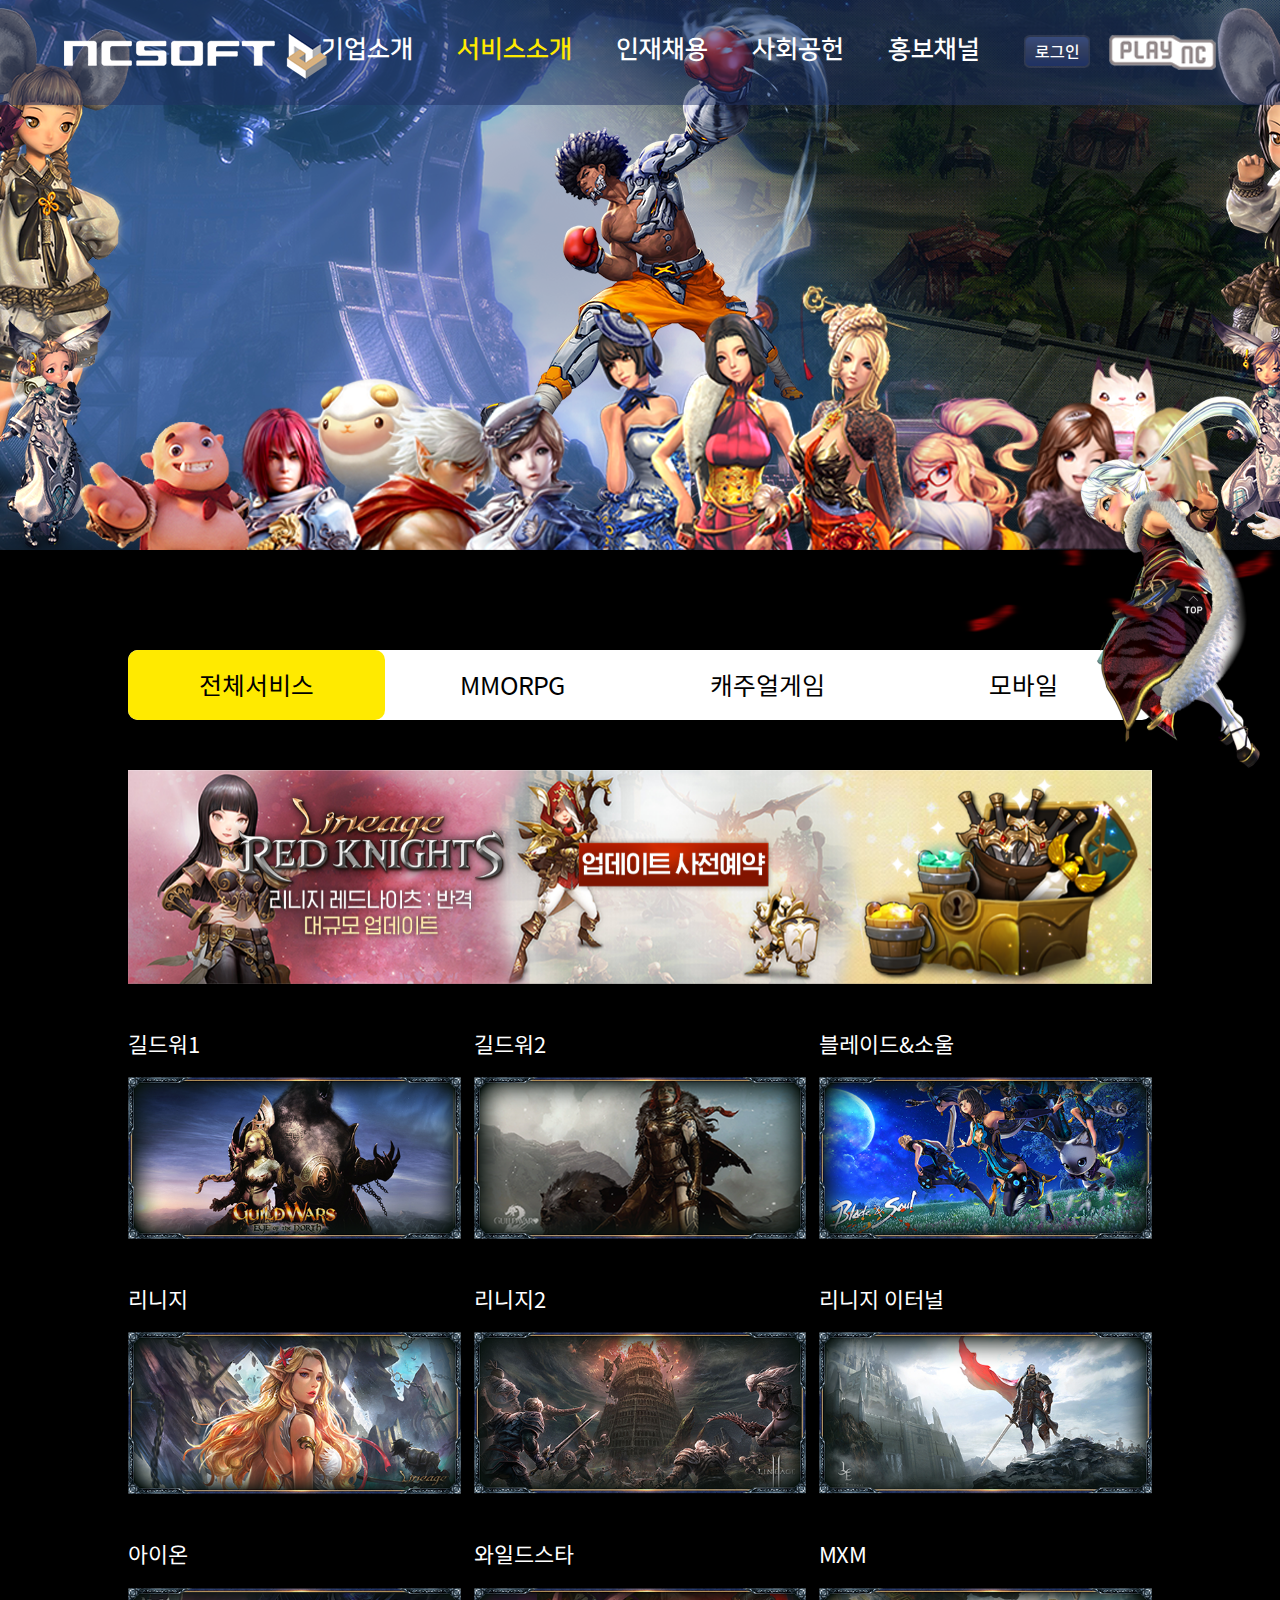
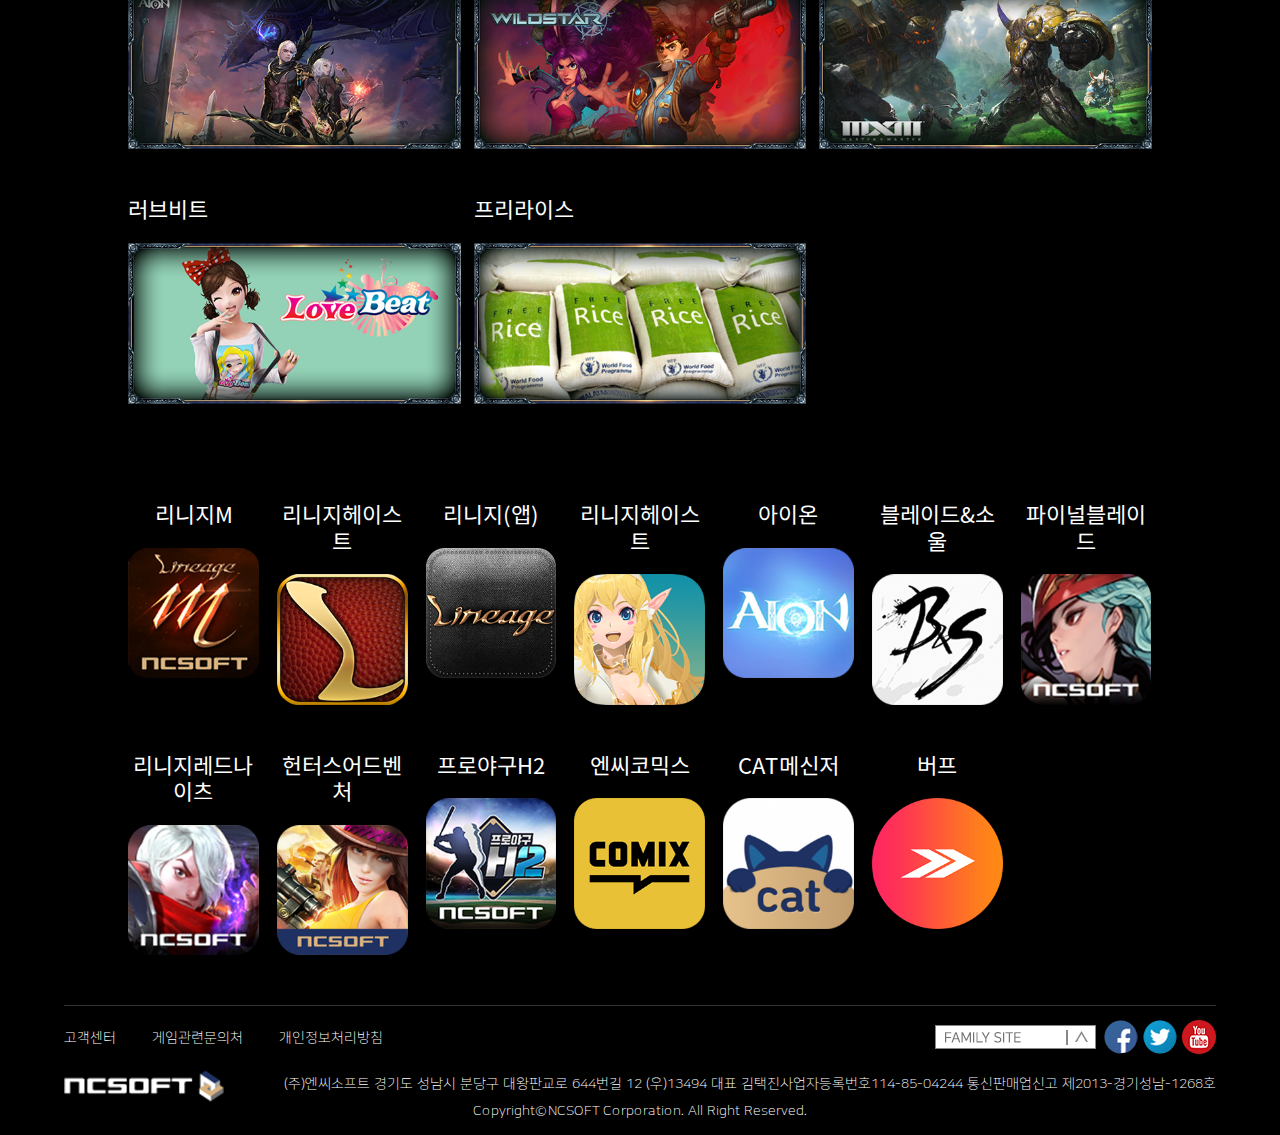
<file: sub2.html>
<!DOCTYPE HTML>
<html>
<head>
<title>NCSOFT 서비스소개</title>
<meta charset="utf-8">
<meta name="robots" content="index,flow">
<meta name="title" content="NCSOFT">
<meta name="description" content="NCSOFT소개,엔씨소프트소개,NCSOFT,엔씨소프트,게임 개발 및 서비스업체">
<meta name="viewport" content="width=device-width, user-scalable=no">
<link rel="shortcut icon" href="./img/common/logo.ico" />
<link rel="stylesheet" href="./css/import.css" />
<link rel="stylesheet" href="./css/subcommon.css" />
<!--스크롤움직임-->
<script type="text/javascript" src="js/jquery-1.10.1.min.js"></script>
<!--드롭다운메뉴-->
<script type="text/javascript" src="./js/jquery.selectDrop.js"></script>
<!-- Link Swiper's CSS -->
<link rel="stylesheet" href="./css/swiper.min.css">
<!-- Swiper JS -->
<script src="./js/swiper.min.js"></script>
<!--tabs-->
<script type="text/javascript" src="./js/cbpFWTabs.js"></script>


<!--스크롤움직임-->
<script type="text/javascript">
$(function() { 
    function swing() { 
        $('.top').animate({'bottom':'130px'},900).animate({'bottom':'190px'},900, swing); 
    } 
    swing(); 
});

</script>


</head>

<body  onselectstart="return false" oncontextmenu="return false" ondragstart="return false">
	<main>
	<header><!--nav-->
			<div class="inner"><!--inner-->
			<h1 class="PC"><a href="index.html" title="NCSOFT LOGO"><img src="./img/common/logo1.png" alt="logo" /></a></h1>
			<h1 class="mobile"><a href="index.html" title="MOBILE NCSOFT LOGO"><img src="./img/common/mobilelogo1.png" alt="logo" /></a></h1>
			
			<section class="nav_tab">
				<ul class="navtbul">
						<li class="navgation"><a href="sub.html" onclick="subtab_menu(0);">기업소개</a></li>
						<li  class="navgation active"><a href="sub2.html"onclick="subtab_menu(1);">서비스소개</a></li>
						<li  class="navgation"><a href="sub3.html"onclick="subtab_menu(2);">인재채용</a></li>
						<li  class="navgation"><a href="sub4.html"onclick="subtab_menu(3);">사회공헌</a></li>
						<li  class="navgation"><a href="sub5.html"onclick="subtab_menu(4);">홍보채널</a></li>
						<li class="login"><a href="login.html" title="로그인">로그인</a></li>
						<li class="logo2"><a href="http://kr.plaync.com/" target="_blank" title="PLAY NC"><img src="./img/common/logo2.png" /></a></li>
				</ul>
			</section>
				
				<script>
				function subtab_menu(num){ 
						var f = $('.nav_tab').find('li');
						for ( var i = 0; i < f.length; i++ ) {   
						if ( i == num) {   
						f.eq(i).addClass('active'); 
						$('.nav_tab0' + i ).show();
						} else {
						f.eq(i).removeClass('active');     
						$('.nav_tab0' + i ).hide();
						}}}
				</script>
				
			</div><!--inner-->
		</header><!--//nav-->
	<!--햄버거 메뉴 시작-->
			<div id="qnb" >
					<nav id="menu" class="left">
					  <ul>
							<li><a href="sub.html">기업소개</a></li>
						<li><a href="sub2.html">서비스소개</a></li>
						<li><a href="sub3.html">인재채용</a></li>
						<li><a href="sub4.html">사회공헌</a></li>
						<li><a href="sub5.html">홍보채널</a></li>
						<li class="qnblogin"><a href="login.html" title="로그인"><img src="./img/common/login_bt1.png" onmouseover="this.src='./img/common/login_btov.png'" onmouseout="this.src='./img/common/login_bt1.png'" border="0"></a>
						</li>
						<li class="qnblogo2"><a href="http://kr.plaync.com/" target="_blank" title="PLAY NC"><img src="./img/common/logo2.png" /></a></li>
					  </ul>
					<a href="#" id="showmenu"><img src="./img/common/qna.png" class="imgg"/><i class="fa fa-align-justify"></i> </a> </nav>
				</div>
				<!--햄버거 제이쿼리-->
					<script>
							$("#showmenu").click(function(e){
								e.preventDefault();
								$("#menu").toggleClass("show");
							});
							

				
					</script>
			

			
			<script>
						//상단 내비게이션 클릭시 처리하는 부분
						var swiper = new Swiper('.cate_layer');

						function goSlide(index){
						swiper.slideTo(index, 1000, true);
						}
						
						$('.imgg').on({ 
							'click': function() { 
								 var src = ($(this).attr('src') === './img/common/qna.png') 
									? './img/common/closebtn.png'
									: './img/common/qna.png'; 
								 $(this).attr('src', src); 
							} 
						});
						
						
						/*function tab_menu(num){ 
						var f = $('.nav_tab').find('li');
						for ( var i = 0; i < f.length; i++ ) {   
						if ( i == num) {   
						f.eq(i).addClass('active'); 
						$('.nav_tab0' + i ).show();
						} else {
						f.eq(i).removeClass('active');     
						$('.nav_tab0' + i ).hide();
						}}}*/
						</script>
			<!--햄버거 메뉴 종료-->	
	
		<div class="top">
			<div class="topbg"><a href="#" class="topText"><img src="./img/sub/topbg.png" alt="topbg" /></a></div>
			<script>
					$( '.topText' ).click( function() {
					  $( 'html, body' ).animate( { scrollTop : 0 }, 0 );
					  return false;
					} );
					/*a href="javascript:scrollUp()"
					var scrollUpDelay = 1;
					var scrollUpSpeed = 30;//위로 올라가는 속도, 숫자가 클수록 빨라짐
					function scrollUp()
					{
					if(document.body.scrollTop<1)
					{
					return;
					}
					document.body.scrollTop=document.body.scrollTop-scrollUpSpeed;
					setTimeout('scrollUp()',scrollUpDelay);
					}*/
					</script>
		</div>
		
		<section id="sub2visual"><!--sub2visual-->
		</section><!--//sub2visual-->
		
		<section id="sub2contents"><!--sub2contents-->
		
			<div id="tabs" class="sub2contentsinner">
				<nav class="toppbox">
					<ul class="sub2textbox">
						<li><a href="#section-1 javascript:void(0)">전체서비스</a></li>
						<li><a href="#section-2 javascript:void(0)">MMORPG</a></li>
						<li><a href="#section-3 javascript:void(0)">캐주얼게임</a></li>
						<li><a href="#section-4 javascript:void(0)">모바일</a></li>
					</ul>
				</nav>
				
				<div class="content">
				<div class="sub2banner"><!--가로스와이퍼-->
					<div class="swiper-wrapper">
						<div class="swiper-slide bnr1"><a href="http://rk.plaync.com/" target="_blank"><img src="./img/sub/bannerbg1.png" alt="banner1" /></a></div>
						<div class="swiper-slide bnr1"><a href="https://lineagem.plaync.com/?LM=20000" target="_blank"><img src="./img/sub/bannerbg2.png" alt="banner2" /></a></div>
					</div>
					
						 <!-- Add Pagination -->
						<div class="swiper-pagination"></div>
						
						<!-- Initialize Swiper -->
						<script>
							var swiper = new Swiper('.sub2banner', {
							pagination: '.swiper-pagination',
							paginationClickable: true,
							  autoplay: 3000, //1000=1초
							  autoplayDisableOnInteraction: false,
							spaceBetween:0,
							effect: 'fade'
						});
						</script>
			
				</div><!--//가로스와이퍼-->
				
					<section id="section-1"><!--section-1-->
				
				<div class="services"><!--services-->
				
				<div class="PCgame">
					<div class="MMORPG"><!--MMORPG-->
					
						<dl class="gil1">
							<dt class="gil1text">길드워1</dt>
							<dd class="gil1bg"><img src="./img/sub/gil1.png" /></dd>
						</dl>
						
						<dl class="gil2">
							<dt class="gil2text">길드워2</dt>
							<dd class="gil2bg"><img src="./img/sub/gil2.png" /></dd>
						</dl>
						
						<dl class="blade">
							<dt class="bladetext">블레이드&소울</dt>
							<dd class="bladebg"><img src="./img/sub/blade.png" /></dd>
						</dl>
						
						<dl class="lineage">
							<dt class="lineagetext">리니지</dt>
							<dd class="lineagebg"><img src="./img/sub/leneage.png" /></dd>
						</dl>
						
						<dl class="lineage2">
							<dt class="lineage2text">리니지2</dt>
							<dd class="lineage2bg"><img src="./img/sub/leneage2.png" /></dd>
						</dl>
						
						<dl class="lineageit">
							<dt class="lineageittext">리니지 이터널</dt>
							<dd class="lineageitbg"><img src="./img/sub/leneageit.png" /></dd>
						</dl>
						
						<dl class="aion">
							<dt class="aiontext">아이온</dt>
							<dd class="aionbg"><img src="./img/sub/aion.png" /></dd>
						</dl>
						
						<dl class="wildstar">
							<dt class="wildstartext">와일드스타</dt>
							<dd class="wildstarbg"><img src="./img/sub/wildstar.png" /></dd>
						</dl>
					
					</div><!--//MMORPG-->
				
					<div class="casualgame"><!--casual-->
					
						<dl class="MXM">
							<dt class="MXMtext">MXM</dt>
							<dd class="MXMbg"><img src="./img/sub/mxm.png" /></dd>
						</dl>
						
						<dl class="lovebeat">
							<dt class="lovebeattext">러브비트</dt>
							<dd class="lovebeatbg"><img src="./img/sub/lovebeate.png" /></dd>
						</dl>
						
						<dl class="freerice">
							<dt class="freericetext">프리라이스</dt>
							<dd class="freericebg"><img src="./img/sub/freerice.png" /></dd>
						</dl>
						
					</div><!--//casual-->
				</div>	
				
					<div class="mobilegame"><!--mobile-->
						
						<dl class="mbleneage">
							<dt class="mbleneagetext">리니지M</dt>
							<dd class="mbleneagebh"><img src="./img/sub/mbleneage.png" /></dd>
						</dl>
						
						<dl class="mbleneage2">
							<dt class="mbleneage2text">리니지헤이스트</dt>
							<dd class="mbleneagebg"><img src="./img/sub/mbleneage2.png" /></dd>
						</dl>
						
						<dl class="mbleneage3">
							<dt class="mbleneage3text">리니지(앱)</dt>
							<dd class="mbleneage3bg"><img src="./img/sub/mbleneage3.png" /></dd>
						</dl>
						
						<dl class="mbleneage4">
							<dt class="mbleneage4text">리니지헤이스트</dt>
							<dd class="mbleneage4bg"><img src="./img/sub/mbleneage4.png" /></dd>
						</dl>
				
						<dl class="mbaion">
							<dt class="mbaiontext">아이온</dt>
							<dd class="mbaionbg"><img src="./img/sub/mbaion.png" /></dd>
						</dl>
						
						<dl class="mbblade">
							<dt class="mbbladetext">블레이드&소울</dt>
							<dd class="mbbladebg"><img src="./img/sub/mbblade.png" /></dd>
						</dl>
						
						<dl class="mbfinal">
							<dt class="mbfinaltext">파이널블레이드</dt>
							<dd class="mbfinalbg"><img src="./img/sub/mbfinal.png" /></dd>
						</dl>
						
						<dl class="mbleneagered">
							<dt class="mbleneageredtext">리니지레드나이츠</dt>
							<dd class="mbleneageredbg"><img src="./img/sub/mbleneagered.png" /></dd>
						</dl>
						
						<dl class="mbhunters">
							<dt class="mbhunterstext">헌터스어드벤처</dt>
							<dd class="mbhuntersbg"><img src="./img/sub/mbhunters.png" /></dd>
						</dl>
						
						<dl class="mbh2">
							<dt class="mbh2text">프로야구H2</dt>
							<dd class="mbh2bg"><img src="./img/sub/mbh2.png" /></dd>
						</dl>
						
						<dl class="mbcomix">
							<dt class="mbcomixtext">엔씨코믹스</dt>
							<dd class="mbcomixbg"><img src="./img/sub/mbcomix.png" /></dd>
						</dl>
						
						<dl class="mbcat">
							<dt class="mbcattext">CAT메신저</dt>
							<dd class="mbcatbg"><img src="./img/sub/mbcats.png" /></dd>
						</dl>
						
						<dl class="mbbuff">
							<dt class="mbbufftext">버프</dt>
							<dd class="mbbuffbg"><img src="./img/sub/mbbuff.png" /></dd>
						</dl>
					
					</div><!--//mobile-->
					
				</div><!--//services-->
				</section><!--//section-1-->
					<section id="section-2"><!--section-2-->
				<div class="MMORPG"><!--MMORPG-->
					
						<dl class="gil1">
							<dt class="gil1text">길드워1</dt>
							<dd class="gil1bg"><img src="./img/sub/gil1.png" /></dd>
						</dl>
						
						<dl class="gil2">
							<dt class="gil2text">길드워2</dt>
							<dd class="gil2bg"><img src="./img/sub/gil2.png" /></dd>
						</dl>
						
						<dl class="blade">
							<dt class="bladetext">블레이드&소울</dt>
							<dd class="bladebg"><img src="./img/sub/blade.png" /></dd>
						</dl>
						
						<dl class="lineage">
							<dt class="lineagetext">리니지</dt>
							<dd class="lineagebg"><img src="./img/sub/leneage.png" /></dd>
						</dl>
						
						<dl class="lineage2">
							<dt class="lineage2text">리니지2</dt>
							<dd class="lineage2bg"><img src="./img/sub/leneage2.png" /></dd>
						</dl>
						
						<dl class="lineageit">
							<dt class="lineageittext">리니지 이터널</dt>
							<dd class="lineageitbg"><img src="./img/sub/leneageit.png" /></dd>
						</dl>
						
						<dl class="aion">
							<dt class="aiontext">아이온</dt>
							<dd class="aionbg"><img src="./img/sub/aion.png" /></dd>
						</dl>
						
						<dl class="wildstar">
							<dt class="wildstartext">와일드스타</dt>
							<dd class="wildstarbg"><img src="./img/sub/wildstar.png" /></dd>
						</dl>
					
					</div><!--//MMORPG-->
				</section><!--section-2-->
					<section id="section-3"><!--section-3-->
					<div class="casualgame"><!--casual-->
					
						<dl class="MXM">
							<dt class="MXMtext">MXM</dt>
							<dd class="MXMbg"><img src="./img/sub/mxm.png" /></dd>
						</dl>
						
						<dl class="lovebeat">
							<dt class="lovebeattext">러브비트</dt>
							<dd class="lovebeatbg"><img src="./img/sub/lovebeate.png" /></dd>
						</dl>
						
						<dl class="freerice">
							<dt class="freericetext">프리라이스</dt>
							<dd class="freericebg"><img src="./img/sub/freerice.png" /></dd>
						</dl>
						
					</div><!--//casual-->
				</section><!--//section-3-->
					<section id="section-4"><!--section-4-->
					<div class="mobilegame"><!--mobile-->
						
						<dl class="mbleneage">
							<dt class="mbleneagetext">리니지M</dt>
							<dd class="mbleneagebh"><img src="./img/sub/mbleneage.png" /></dd>
						</dl>
						
						<dl class="mbleneage2">
							<dt class="mbleneage2text">리니지헤이스트</dt>
							<dd class="mbleneagebg"><img src="./img/sub/mbleneage2.png" /></dd>
						</dl>
						
						<dl class="mbleneage3">
							<dt class="mbleneage3text">리니지(앱)</dt>
							<dd class="mbleneage3bg"><img src="./img/sub/mbleneage3.png" /></dd>
						</dl>
						
						<dl class="mbleneage4">
							<dt class="mbleneage4text">리니지헤이스트</dt>
							<dd class="mbleneage4bg"><img src="./img/sub/mbleneage4.png" /></dd>
						</dl>
				
						<dl class="mbaion">
							<dt class="mbaiontext">아이온</dt>
							<dd class="mbaionbg"><img src="./img/sub/mbaion.png" /></dd>
						</dl>
						
						<dl class="mbblade">
							<dt class="mbbladetext">블레이드&소울</dt>
							<dd class="mbbladebg"><img src="./img/sub/mbblade.png" /></dd>
						</dl>
						
						<dl class="mbfinal">
							<dt class="mbfinaltext">파이널블레이드</dt>
							<dd class="mbfinalbg"><img src="./img/sub/mbfinal.png" /></dd>
						</dl>
						
						<dl class="mbleneagered">
							<dt class="mbleneageredtext">리니지레드나이츠</dt>
							<dd class="mbleneageredbg"><img src="./img/sub/mbleneagered.png" /></dd>
						</dl>
						
						<dl class="mbhunters">
							<dt class="mbhunterstext">헌터스어드벤처</dt>
							<dd class="mbhuntersbg"><img src="./img/sub/mbhunters.png" /></dd>
						</dl>
						
						<dl class="mbh2">
							<dt class="mbh2text">프로야구H2</dt>
							<dd class="mbh2bg"><img src="./img/sub/mbh2.png" /></dd>
						</dl>
						
						<dl class="mbcomix">
							<dt class="mbcomixtext">엔씨코믹스</dt>
							<dd class="mbcomixbg"><img src="./img/sub/mbcomix.png" /></dd>
						</dl>
						
						<dl class="mbcat">
							<dt class="mbcattext">CAT메신저</dt>
							<dd class="mbcatbg"><img src="./img/sub/mbcats.png" /></dd>
						</dl>
						
						<dl class="mbbuff">
							<dt class="mbbufftext">버프</dt>
							<dd class="mbbuffbg"><img src="./img/sub/mbbuff.png" /></dd>
						</dl>
					
					</div><!--//mobile-->
				</section><!--//section-4-->
				
				</div><!--//content -->
			</div><!--//tabs, contentsinner -->
		</section><!--//sub2contents-->
		
	
		<script>
			new CBPFWTabs( document.getElementById( 'tabs' ) );
		</script>
	
	<script>
		window.onload = function(){
	setTimeout (function(){
	scrollTo(0,0);}, 100);
	}
	</script>
	
		<section id="footer"><!--footer-->
				<div class="footerinner">
					<dl>
						<dd class="ser"><a href="https://cs.plaync.com/" target="_blank" title="고객센터">고객센터</a></dd>
						<dd class="cs"><a href="http://kr.ncsoft.com/korean/support/service.aspx" target="_blank"  title="게임관련문의">게임관련문의처</a></dd>
						<dd class="pri"><a href="#" onclick="window.open('http://kr.ncsoft.com/korean/popup/privacy/privacy151216.aspx','new','resizable=no width=1000 height=1000');return false" title="개인정보처리방침">개인정보처리방침</a></dd>
						<dd class="youtube"><a target="_blank" href="http://www.youtube.com/plaync" title="youtube"><img src="./img/common/yousns.png" /></a></dd>
						<dd class="twiter"><a target="_blank" href="http://www.twitter.com/NCSOFT" title="twiter"><img src="./img/common/twisns.png" /></a></dd>
						<dd class="facebook"><a target="_blank" href="http://www.facebook.com/NCSOFT" title="facebook"><img src="./img/common/facesns.png" /></a></dd>
						
						<dd class="mbyoutube"><a target="_blank" href="http://www.youtube.com/plaync" title="youtube"><img src="./img/common/mbyousns.png" /></a></dd>
						<dd class="mbtwiter"><a target="_blank" href="http://www.twitter.com/NCSOFT" title="twiter"><img src="./img/common/mbtwisns.png" /></a></dd>
						<dd class="mbfacebook"><a target="_blank" href="http://www.facebook.com/NCSOFT" title="facebook"><img src="./img/common/mbfacesns.png" /></a></dd>
						
						<dd class="footerlogo"><img src="./img/common/footerlogo.png"  alt="하단로고"/></dd>
						<dd class="footerlogo2"><img src="./img/common/tb_logo2.png" alt="footerplaynclogo2" /></dd>
						<dd class="footermblogo2"><a href="http://www.plaync.com/"><img src="./img/common/mb_logo2.png" alt="footerplaynclogo2" /></a></dd>
						<dd class="address"><address>(주)엔씨소프트 경기도 성남시 분당구 대왕판교로 644번길 12 (우)13494 대표 김택진<br class="tbspace" />사업자등록번호114-85-04244 통신판매업신고 제2013-경기성남-1268호</address><p>Copyright&copy;NCSOFT Corporation. All Right Reserved.</p></dd>
					</dl>
					
					<!--메뉴구성-->
					<dl id="sample" class="dropdown">
						<dt class="drop"><a href="javascript:void(0)"><img src="./img/common/drop.png" /></a></dt>
						<dd class="dropmenu">
							<ul class="dropline">
								<li><a href="http://www.ncsoft.co.kr/" target="_blank">NCSOFT 한국 본사</a></li>
								<li><a href="http://us.ncsoft.com/" target="_blank">NCSOFT West (US)</a></li>
								<li><a href="http://eu.ncsoft.com/en-gb/" target="_blank">NCSOFT West (EU)</a></li>
								<li><a href="http://www.arena.net/" target="_blank">ArenaNet</a></li>
								<li><a href="http://www.nctaiwan.com/" target="_blank">NC Taiwan</a></li>
								<li><a href="http://www.ncjapan.co.jp/" target="_blank">NC Japan</a></li>
							</ul>
						</dd>
					
					</dl>
					<!--메뉴구성-->
					</div>
				</section><!--//footer-->
	</main>
</body>
</html>
</file>
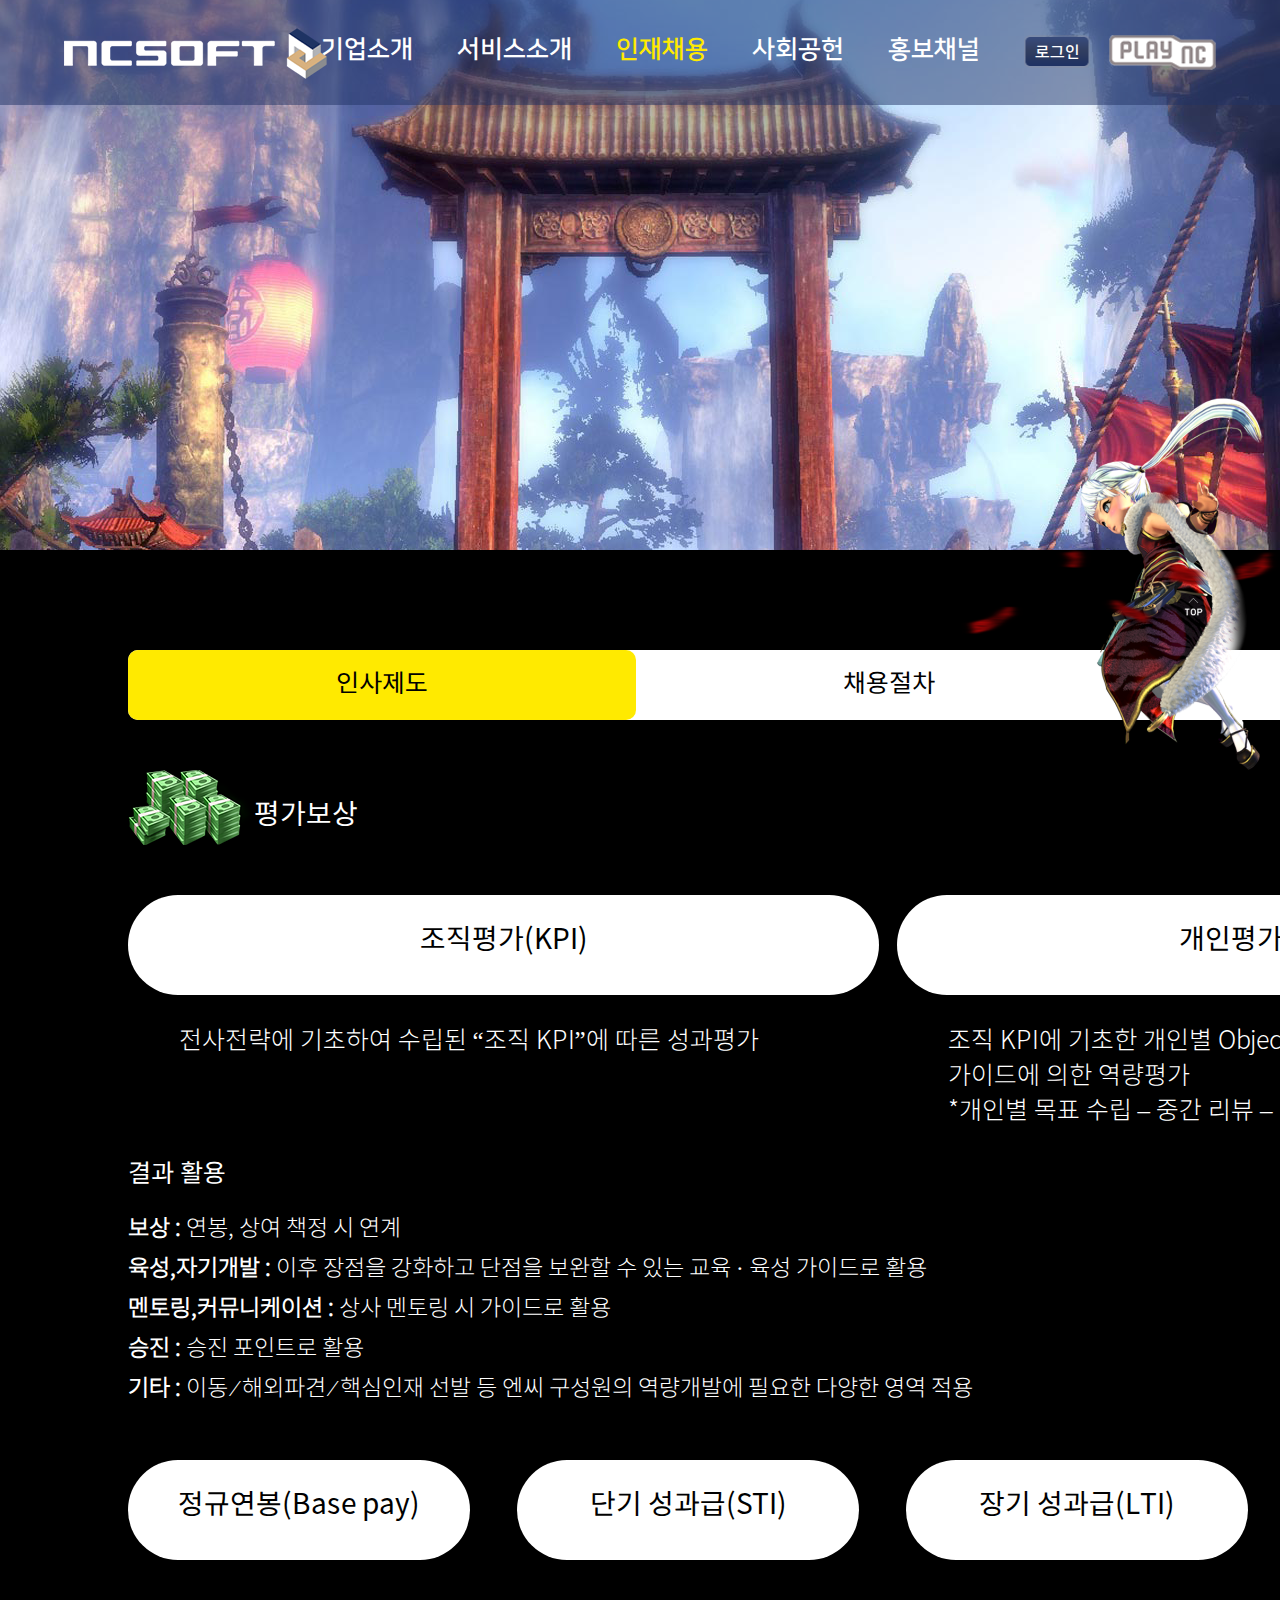
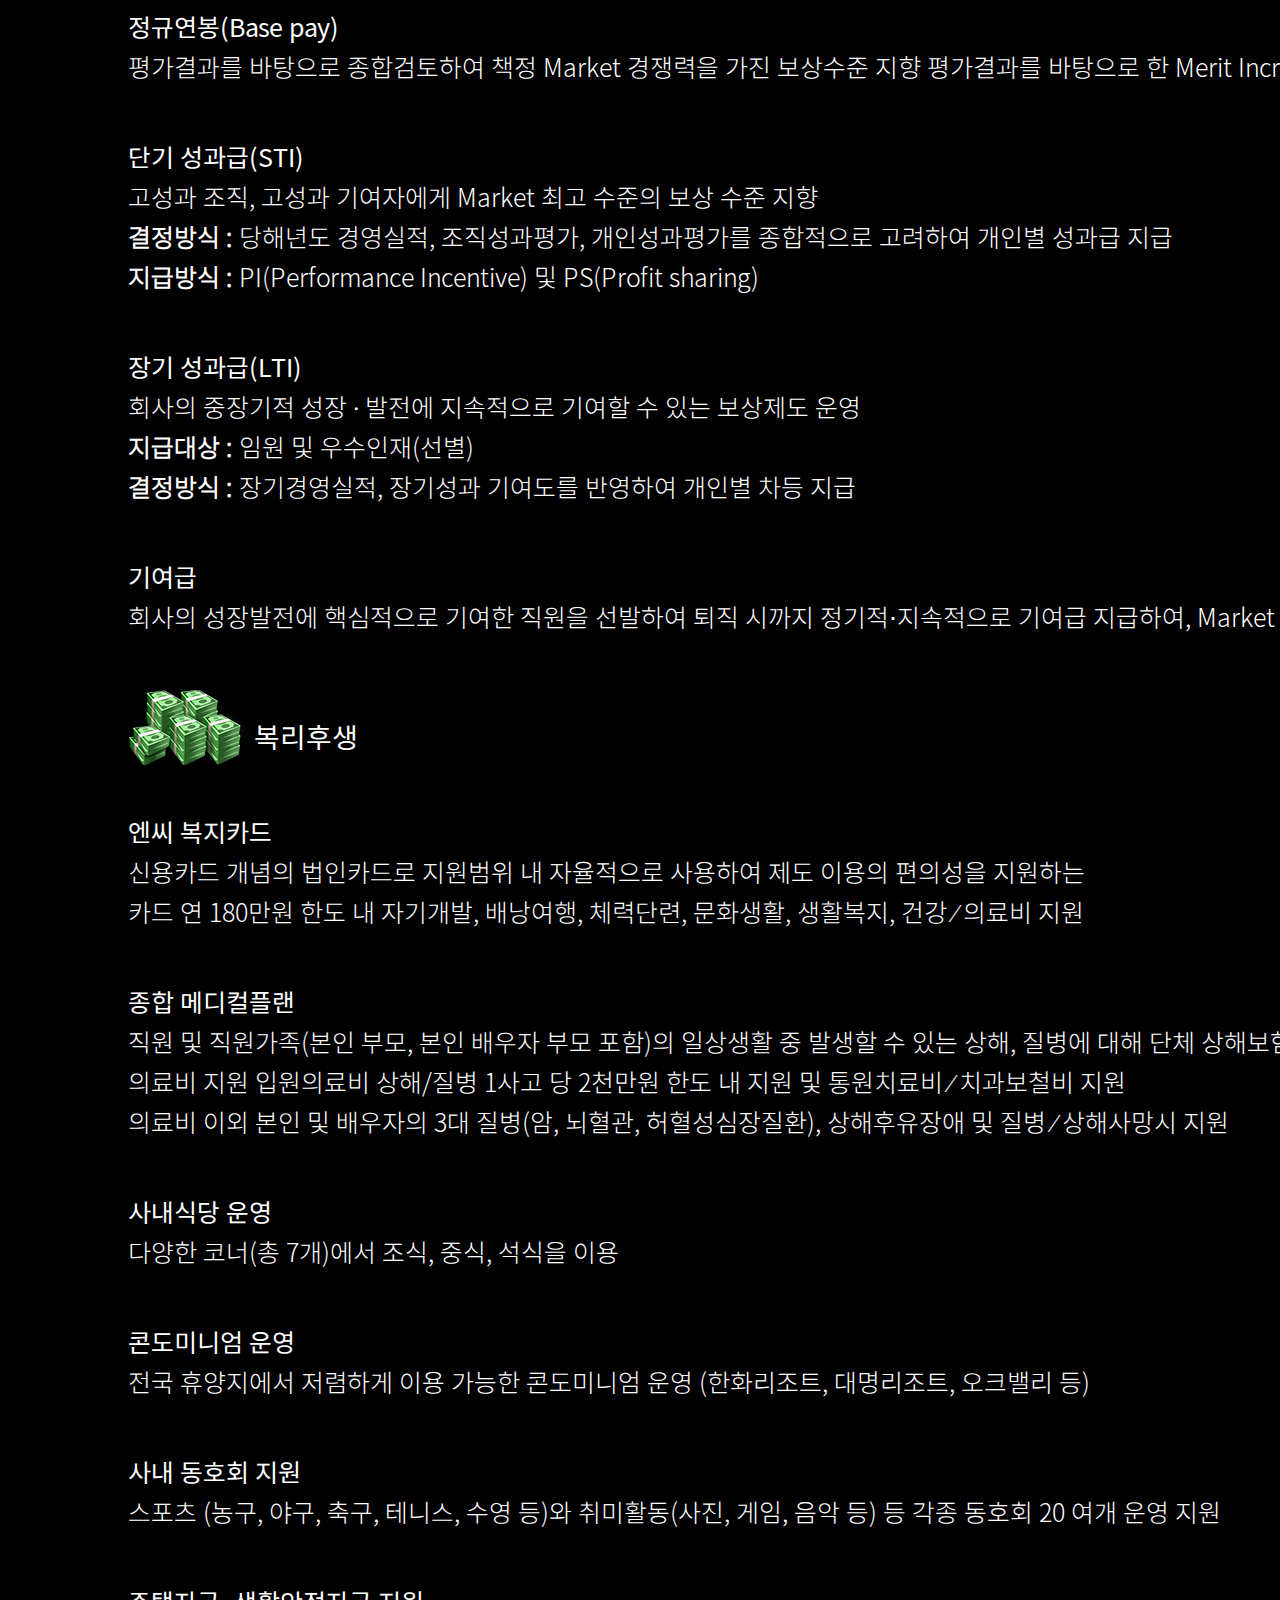
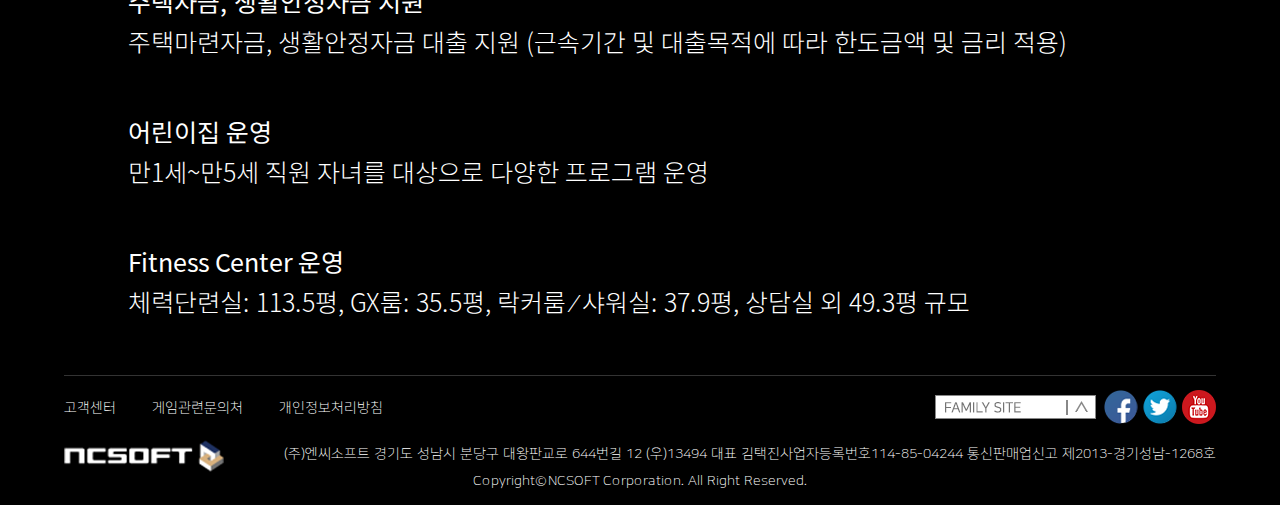
<file: sub3.html>
<!DOCTYPE HTML>
<html>
<head>
<title>NCSOFT 인재채용</title>
<meta charset="utf-8">
<meta name="robots" content="index,flow">
<meta name="title" content="NCSOFT">
<meta name="description" content="NCSOFT소개,엔씨소프트소개,NCSOFT,엔씨소프트,게임 개발 및 서비스업체">
<meta name="viewport" content="width=device-width, user-scalable=no">
<link rel="shortcut icon" href="./img/common/logo.ico" />
<link rel="stylesheet" href="./css/import.css" />
<link rel="stylesheet" href="./css/subcommon.css" />
<!--스크롤움직임-->
<script type="text/javascript" src="js/jquery-1.10.1.min.js"></script>
<!--드롭다운메뉴-->
<script type="text/javascript" src="./js/jquery.selectDrop.js"></script>
<!--tabs-->
<script type="text/javascript" src="./js/cbpFWTabs.js"></script>
<!-- Swiper JS -->
<script src="./js/swiper.min.js"></script>

<!--스크롤움직임-->
<script type="text/javascript">
$(function() { 
    function swing() { 
        $('.top').animate({'bottom':'130px'},800).animate({'bottom':'190px'},800, swing); 
    } 
    swing(); 
});

</script>


</head>

<body  onselectstart="return false" oncontextmenu="return false" ondragstart="return false">
	<main>
	<header><!--nav-->
			<div class="inner"><!--inner-->
			<h1 class="PC"><a href="index.html" title="NCSOFT LOGO"><img src="./img/common/logo1.png" alt="logo" /></a></h1>
			<h1 class="mobile"><a href="index.html" title="MOBILE NCSOFT LOGO"><img src="./img/common/mobilelogo1.png" alt="logo" /></a></h1>
			
			<section class="nav_tab">
				<ul class="navtbul">
						<li class="navgation"><a href="sub.html" onclick="subtab_menu(0);">기업소개</a></li>
						<li  class="navgation"><a href="sub2.html"onclick="subtab_menu(1);">서비스소개</a></li>
						<li  class="navgation active"><a href="sub3.html"onclick="subtab_menu(2);">인재채용</a></li>
						<li  class="navgation"><a href="sub4.html"onclick="subtab_menu(3);">사회공헌</a></li>
						<li  class="navgation"><a href="sub5.html"onclick="subtab_menu(4);">홍보채널</a></li>
						<li class="login"><a href="login.html" title="로그인">로그인</a></li>
						<li class="logo2"><a href="http://kr.plaync.com/" target="_blank" title="PLAY NC"><img src="./img/common/logo2.png" /></a></li>
				</ul>
			</section>
				
				<script>
				function subtab_menu(num){ 
						var f = $('.nav_tab').find('li');
						for ( var i = 0; i < f.length; i++ ) {   
						if ( i == num) {   
						f.eq(i).addClass('active'); 
						$('.nav_tab0' + i ).show();
						} else {
						f.eq(i).removeClass('active');     
						$('.nav_tab0' + i ).hide();
						}}}
				</script>
				
			</div><!--inner-->
		</header><!--//nav-->
	
	<!--햄버거 메뉴 시작-->
			<div id="qnb">
					<nav id="menu" class="left">
					  <ul>
							<li><a href="sub.html">기업소개</a></li>
						<li><a href="sub2.html">서비스소개</a></li>
						<li><a href="sub3.html">인재채용</a></li>
						<li><a href="sub4.html">사회공헌</a></li>
						<li><a href="sub5.html">홍보채널</a></li>
						<li class="qnblogin"><a href="login.html" title="로그인"><img src="./img/common/login_bt1.png" onmouseover="this.src='./img/common/login_btov.png'" onmouseout="this.src='./img/common/login_bt1.png'" border="0"></a>
						</li>
						<li class="qnblogo2"><a href="http://kr.plaync.com/" target="_blank" title="PLAY NC"><img src="./img/common/logo2.png" /></a></li>
					  </ul>
					<a href="#" id="showmenu"><img src="./img/common/qna.png" class="imgg"/><i class="fa fa-align-justify"></i> </a> </nav>
				</div>
				<!--햄버거 제이쿼리-->
					<script>
							$("#showmenu").click(function(e){
								e.preventDefault();
								$("#menu").toggleClass("show");
							});
				
					</script>
			
			
			
			<script>
						//상단 내비게이션 클릭시 처리하는 부분
						var swiper = new Swiper('.cate_layer');

						function goSlide(index){
						swiper.slideTo(index, 1000, true);
						}
						
						$('.imgg').on({ 
							'click': function() { 
								 var src = ($(this).attr('src') === './img/common/qna.png') 
									? './img/common/closebtn.png'
									: './img/common/qna.png'; 
								 $(this).attr('src', src); 
							} 
						});
						
						
						/*function tab_menu(num){ 
						var f = $('.nav_tab').find('li');
						for ( var i = 0; i < f.length; i++ ) {   
						if ( i == num) {   
						f.eq(i).addClass('active'); 
						$('.nav_tab0' + i ).show();
						} else {
						f.eq(i).removeClass('active');     
						$('.nav_tab0' + i ).hide();
						}}}*/
						</script>
			<!--햄버거 메뉴 종료-->		
	

		<div class="top">
			<div class="topbg"><a href="#" class="topText"><img src="./img/sub/topbg.png" alt="topbg" /></a></div>
			<script>
					$( '.topText' ).click( function() {
					  $( 'html, body' ).animate( { scrollTop : 0 }, 0 );
					  return false;
					} );
					/*a href="javascript:scrollUp()"
					var scrollUpDelay = 1;
					var scrollUpSpeed = 30;//위로 올라가는 속도, 숫자가 클수록 빨라짐
					function scrollUp()
					{
					if(document.body.scrollTop<1)
					{
					return;
					}
					document.body.scrollTop=document.body.scrollTop-scrollUpSpeed;
					setTimeout('scrollUp()',scrollUpDelay);
					}*/
					</script>
		</div>
		
		<section id="sub3visual"><!--sub3visual-->
		</section><!--//sub3visual-->
		
		<section id="sub3contents"><!--sub3contents-->
		
			<div id="tabs" class="sub3contentsinner">
				<nav class="sub3topbox">
					<ul class="sub3textbox">
						<li><a href="#section-111 javascript:void(0)">인사제도</a></li>
						<li><a href="#section-222 javascript:void(0)">채용절차</a></li>
						<li><a href="#section-333 javascript:void(0)" onclick="newtab()">채용공고</a></li>
					</ul>
				</nav>
				
				<div class="content"><!--content -->
				
				
				<section id="section-111"><!--section-1-->
					<div class="reward">
						<p><img src="./img/sub/dal.png" /><span>평가보상</span></p>
							<dl class="rwrbox1">
								<dt><span class="rewrboxtxt">조직평가(KPI)</span></dt>
								<dd>전사전략에 기초하여 수립된 “조직 KPI”에 따른 성과평가</dd>
								</dl>
							
							<dl class="rwrbox2">
								<dt><span class="rewrboxtxt">개인평가(MBO)</span></dt>							
								<dd>조직 KPI에 기초한 개인별 Objective에 따른 성과평가역량개발가이드에 의한 역량평가<br />*개인별 목표 수립 – 중간 리뷰 – 연말성과평가(연1회)</dd>
							</dl>
					</div>
					
					<div class="reward1">
						<dl>
							<dt>결과 활용</dt>
							<dd><strong>보상 : </strong>연봉, 상여 책정 시 연계</dd>
							<dd><strong>육성,자기개발 : </strong>이후 장점을 강화하고 단점을 보완할 수 있는 교육 · 육성 가이드로 활용</dd>
							<dd><strong>멘토링,커뮤니케이션 : </strong>상사 멘토링 시 가이드로 활용</dd>
							<dd><strong>승진 : </strong>승진 포인트로 활용</dd>
							<dd><strong>기타 : </strong>이동 ⁄ 해외파견 ⁄ 핵심인재 선발 등 엔씨 구성원의 역량개발에 필요한 다양한 영역 적용</dd>
						</dl>
					</div>
					
					<div class="reward2">
						<dl class="rewrbox">
							<dt><span>정규연봉(Base pay)</span></dt>
							<dt><span>단기 성과급(STI)</span></dt>
							<dt><span>장기 성과급(LTI)</span></dt>
							<dt><span>기여급</span></dt>
						</dl>
						
						<dl class="rewr2">
							<dt>정규연봉(Base pay)</dt>
							<dd>평가결과를 바탕으로 종합검토하여 책정 Market 경쟁력을 가진 보상수준 지향 평가결과를 바탕으로 한 Merit Increase 방식</dd>
						</dl>
						
						<dl class="rewr2">
							<dt>단기 성과급(STI)</dt>
							<dd>고성과 조직, 고성과 기여자에게 Market 최고 수준의 보상 수준 지향<br /><strong>결정방식 : </strong>당해년도 경영실적, 조직성과평가, 개인성과평가를 종합적으로 고려하여 개인별 성과급 지급<br /><strong>지급방식 : </strong>PI(Performance Incentive) 및 PS(Profit sharing)</dd>
						</dl>
						
						<dl class="rewr2">
							<dt>장기 성과급(LTI)</dt>
							<dd>회사의 중장기적 성장 ∙ 발전에 지속적으로 기여할 수 있는 보상제도 운영<br /><strong>지급대상 : </strong>임원 및 우수인재(선별)<br /><strong>결정방식 : </strong>장기경영실적, 장기성과 기여도를 반영하여 개인별  차등 지급</dd>
						</dl>
						
						<dl class="rewr2">
							<dt>기여급</dt>
							<dd>회사의 성장발전에 핵심적으로 기여한 직원을 선발하여 퇴직 시까지 정기적⋅지속적으로 기여급 지급하여, Market 최고 수준의 안정적 보상 혜택 제공</dd>
						</dl>
					</div>
					
					<div class="reward3">
						<p><img src="./img/sub/dal.png" /><span>복리후생</span></p>
						<dl>
							<dt>엔씨 복지카드</dt>
							<dd>신용카드 개념의 법인카드로 지원범위 내 자율적으로 사용하여 제도 이용의 편의성을 지원하는<br />카드 연 180만원 한도 내 자기개발, 배낭여행, 체력단련, 문화생활, 생활복지, 건강 ⁄ 의료비 지원</dd>
							
							<dt>종합 메디컬플랜</dt>
							<dd>직원 및 직원가족(본인 부모, 본인 배우자 부모 포함)의 일상생활 중 발생할 수 있는 상해, 질병에 대해 단체 상해보험을 통한<br />의료비 지원 입원의료비 상해/질병 1사고 당 2천만원 한도 내 지원 및 통원치료비 ⁄ 치과보철비 지원<br />의료비 이외 본인 및 배우자의 3대 질병(암, 뇌혈관, 허혈성심장질환), 상해후유장애 및 질병 ⁄ 상해사망시 지원</dd>
							
							<dt>사내식당 운영</dt>
							<dd>다양한 코너(총 7개)에서 조식, 중식, 석식을 이용</dd>
							
							<dt>콘도미니엄 운영</dt>
							<dd>전국 휴양지에서 저렴하게 이용 가능한 콘도미니엄 운영 (한화리조트, 대명리조트, 오크밸리 등)</dd>
							
							<dt>사내 동호회 지원</dt>
							<dd>스포츠 (농구, 야구, 축구, 테니스, 수영 등)와 취미활동(사진, 게임, 음악 등) 등 각종 동호회 20 여개 운영 지원</dd>
							
							<dt>주택자금, 생활안정자금 지원</dt>
							<dd>주택마련자금, 생활안정자금 대출 지원 (근속기간 및 대출목적에 따라 한도금액 및 금리 적용)</dd>
							
							<dt>어린이집 운영</dt>
							<dd>만1세~만5세 직원 자녀를 대상으로 다양한 프로그램 운영</dd>
							
							<dt>Fitness Center 운영</dt>
							<dd>체력단련실: 113.5평, GX룸: 35.5평, 락커룸 ⁄ 샤워실: 37.9평, 상담실 외 49.3평 규모</dd>	
						</dl>						
					</div>
					
				</section><!--//section-1-->
				<section id="section-222"><!--section-2-->
						<p><img src="./img/sub/sub3chea.png" /></p>
				</section><!--section-2-->
				
					<section id="section-333"><!--section-3-->
					<p>젊음과 패기와 열정이 가득한 곳! 세계 최대의 게임 전문 기업 엔씨소프트와 함께 꿈을 이루어나갈 분들을 찾습니다. </p>
					<p><img src="./img/sub/sub3chea1.png" /></p>
				</section><!--//section-3-->
					
				
				</div><!--//content -->
			</div><!--//tabs, contentsinner -->
		</section><!--//sub3contents-->
		
	
		<script>
			new CBPFWTabs( document.getElementById( 'tabs' ) );
		</script>
	
	<script>
		window.onload = function(){
	setTimeout (function(){
	scrollTo(0,0);}, 100);
	}
	</script>
	
	
		<section id="footer"><!--footer-->
				<div class="footerinner">
					<dl>
						<dd class="ser"><a href="https://cs.plaync.com/" target="_blank" title="고객센터">고객센터</a></dd>
						<dd class="cs"><a href="http://kr.ncsoft.com/korean/support/service.aspx" target="_blank"  title="게임관련문의">게임관련문의처</a></dd>
						<dd class="pri"><a href="#" onclick="window.open('http://kr.ncsoft.com/korean/popup/privacy/privacy151216.aspx','new','resizable=no width=1000 height=1000');return false" title="개인정보처리방침">개인정보처리방침</a></dd>
						<dd class="youtube"><a target="_blank" href="http://www.youtube.com/plaync" title="youtube"><img src="./img/common/yousns.png" /></a></dd>
						<dd class="twiter"><a target="_blank" href="http://www.twitter.com/NCSOFT" title="twiter"><img src="./img/common/twisns.png" /></a></dd>
						<dd class="facebook"><a target="_blank" href="http://www.facebook.com/NCSOFT" title="facebook"><img src="./img/common/facesns.png" /></a></dd>
						
						<dd class="mbyoutube"><a target="_blank" href="http://www.youtube.com/plaync" title="youtube"><img src="./img/common/mbyousns.png" /></a></dd>
						<dd class="mbtwiter"><a target="_blank" href="http://www.twitter.com/NCSOFT" title="twiter"><img src="./img/common/mbtwisns.png" /></a></dd>
						<dd class="mbfacebook"><a target="_blank" href="http://www.facebook.com/NCSOFT" title="facebook"><img src="./img/common/mbfacesns.png" /></a></dd>
						
						<dd class="footerlogo"><img src="./img/common/footerlogo.png"  alt="하단로고"/></dd>
						<dd class="footerlogo2"><img src="./img/common/tb_logo2.png" alt="footerplaynclogo2" /></dd>
						<dd class="footermblogo2"><a href="http://www.plaync.com/"><img src="./img/common/mb_logo2.png" alt="footerplaynclogo2" /></a></dd>
						<dd class="address"><address>(주)엔씨소프트 경기도 성남시 분당구 대왕판교로 644번길 12 (우)13494 대표 김택진<br class="tbspace" />사업자등록번호114-85-04244 통신판매업신고 제2013-경기성남-1268호</address><p>Copyright&copy;NCSOFT Corporation. All Right Reserved.</p></dd>
					</dl>
					
					<!--메뉴구성-->
					<dl id="sample" class="dropdown">
						<dt class="drop"><a href="javascript:void(0)"><img src="./img/common/drop.png" /></a></dt>
						<dd class="dropmenu">
							<ul class="dropline">
								<li><a href="http://www.ncsoft.co.kr/" target="_blank">NCSOFT 한국 본사</a></li>
								<li><a href="http://us.ncsoft.com/" target="_blank">NCSOFT West (US)</a></li>
								<li><a href="http://eu.ncsoft.com/en-gb/" target="_blank">NCSOFT West (EU)</a></li>
								<li><a href="http://www.arena.net/" target="_blank">ArenaNet</a></li>
								<li><a href="http://www.nctaiwan.com/" target="_blank">NC Taiwan</a></li>
								<li><a href="http://www.ncjapan.co.jp/" target="_blank">NC Japan</a></li>
							</ul>
						</dd>
					
					</dl>
					<!--메뉴구성-->
					</div>
				</section><!--//footer-->
	</main>
	
	<script>
	    function newtab(){
		
		open("http://recruit.ncsoft.net/korean/careers/adoptionsection.aspx?d1=1","","");
		}
	</script>
</body>
</html>
</file>
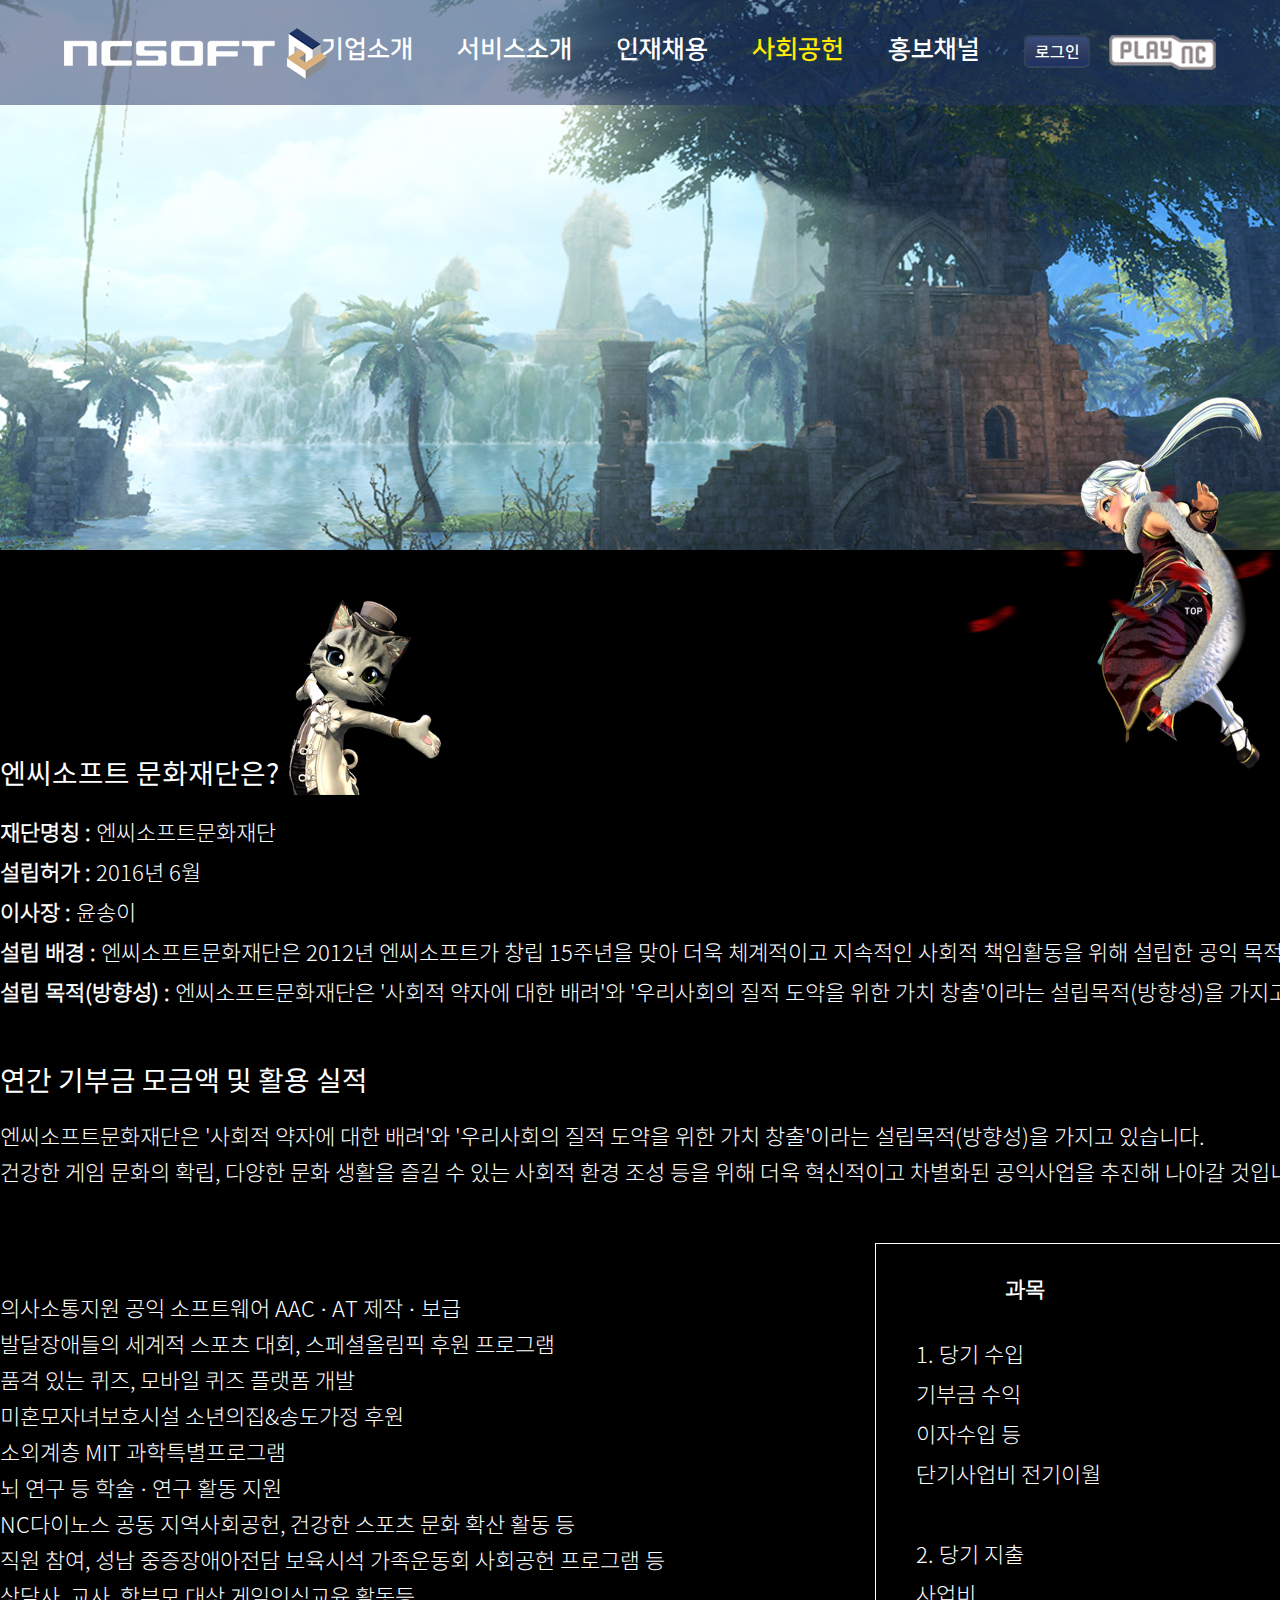
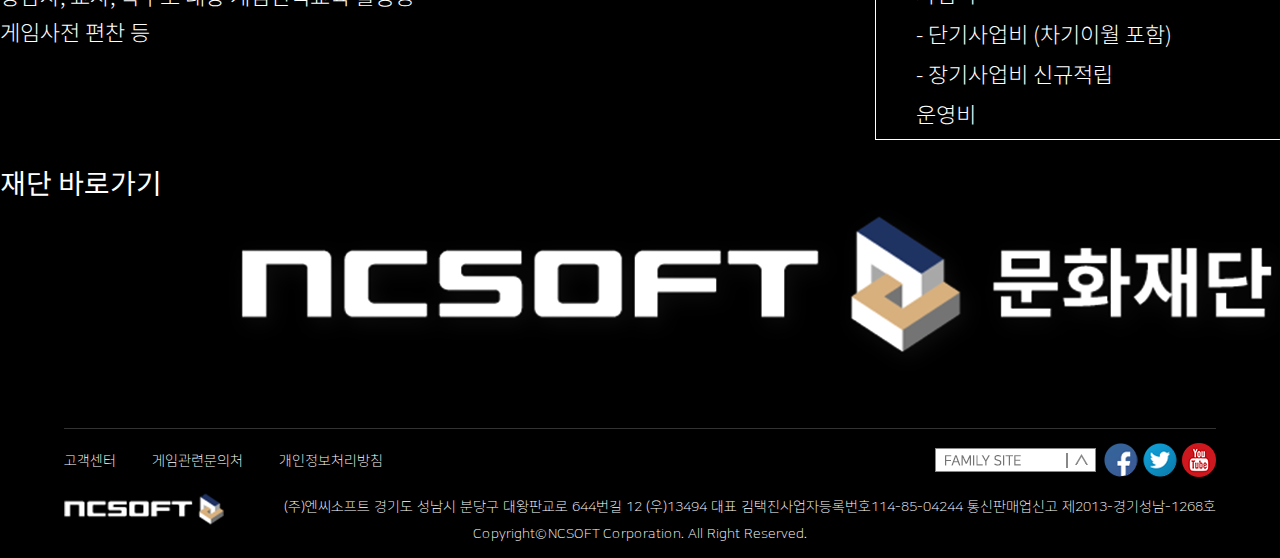
<file: sub4.html>
<!DOCTYPE HTML>
<html>
<head>
<title>NCSOFT 사회공헌</title>
<meta charset="utf-8">
<meta name="robots" content="index,flow">
<meta name="title" content="NCSOFT">
<meta name="description" content="NCSOFT소개,엔씨소프트소개,NCSOFT,엔씨소프트,게임 개발 및 서비스업체">
<meta name="viewport" content="width=device-width, user-scalable=no">
<link rel="shortcut icon" href="./img/common/logo.ico" />
<link rel="stylesheet" href="./css/import.css" />
<link rel="stylesheet" href="./css/subcommon.css" />
<!--스크롤움직임-->
<script type="text/javascript" src="js/jquery-1.10.1.min.js"></script>
<!--드롭다운메뉴-->
<script type="text/javascript" src="./js/jquery.selectDrop.js"></script>
<!-- Swiper JS -->
<script src="./js/swiper.min.js"></script>

<!--스크롤움직임-->
<script type="text/javascript">
$(function() { 
    function swing() { 
        $('.top').animate({'bottom':'130px'},800).animate({'bottom':'190px'},800, swing); 
    } 
    swing(); 
});

</script>


</head>

<body  onselectstart="return false" oncontextmenu="return false" ondragstart="return false">
	<main>
	<header><!--nav-->
			<div class="inner"><!--inner-->
			<h1 class="PC"><a href="index.html" title="NCSOFT LOGO"><img src="./img/common/logo1.png" alt="logo" /></a></h1>
			<h1 class="mobile"><a href="index.html" title="MOBILE NCSOFT LOGO"><img src="./img/common/mobilelogo1.png" alt="logo" /></a></h1>
			
			<section class="nav_tab">
				<ul class="navtbul">
						<li class="navgation"><a href="sub.html" onclick="subtab_menu(0);">기업소개</a></li>
						<li  class="navgation"><a href="sub2.html"onclick="subtab_menu(1);">서비스소개</a></li>
						<li  class="navgation"><a href="sub3.html"onclick="subtab_menu(2);">인재채용</a></li>
						<li  class="navgation active"><a href="sub4.html"onclick="subtab_menu(3);">사회공헌</a></li>
						<li  class="navgation"><a href="sub5.html"onclick="subtab_menu(4);">홍보채널</a></li>
						<li class="login"><a href="login.html" title="로그인">로그인</a></li>
						<li class="logo2"><a href="http://kr.plaync.com/" target="_blank" title="PLAY NC"><img src="./img/common/logo2.png" /></a></li>
				</ul>
			</section>
				
				<script>
				function subtab_menu(num){ 
						var f = $('.nav_tab').find('li');
						for ( var i = 0; i < f.length; i++ ) {   
						if ( i == num) {   
						f.eq(i).addClass('active'); 
						$('.nav_tab0' + i ).show();
						} else {
						f.eq(i).removeClass('active');     
						$('.nav_tab0' + i ).hide();
						}}}
				</script>
				
			</div><!--inner-->
		</header><!--//nav-->
	
	<!--햄버거 메뉴 시작-->
			<div id="qnb">
					<nav id="menu" class="left">
					  <ul>
							<li><a href="sub.html">기업소개</a></li>
						<li><a href="sub2.html">서비스소개</a></li>
						<li><a href="sub3.html">인재채용</a></li>
						<li><a href="sub4.html">사회공헌</a></li>
						<li><a href="sub5.html">홍보채널</a></li>
						<li class="qnblogin"><a href="login.html" title="로그인"><img src="./img/common/login_bt1.png" onmouseover="this.src='./img/common/login_btov.png'" onmouseout="this.src='./img/common/login_bt1.png'" border="0"></a>
						</li>
						<li class="qnblogo2"><a href="http://kr.plaync.com/" target="_blank" title="PLAY NC"><img src="./img/common/logo2.png" /></a></li>
					  </ul>
					<a href="#" id="showmenu"><img src="./img/common/qna.png" class="imgg"/><i class="fa fa-align-justify"></i> </a> </nav>
				</div>
				<!--햄버거 제이쿼리-->
					<script>
							$("#showmenu").click(function(e){
								e.preventDefault();
								$("#menu").toggleClass("show");
							});
				
					</script>
			
			
			
			<script>
						//상단 내비게이션 클릭시 처리하는 부분
						var swiper = new Swiper('.cate_layer');

						function goSlide(index){
						swiper.slideTo(index, 1000, true);
						}
						
						$('.imgg').on({ 
							'click': function() { 
								 var src = ($(this).attr('src') === './img/common/qna.png') 
									? './img/common/closebtn.png'
									: './img/common/qna.png'; 
								 $(this).attr('src', src); 
							} 
						});
						
						
						/*function tab_menu(num){ 
						var f = $('.nav_tab').find('li');
						for ( var i = 0; i < f.length; i++ ) {   
						if ( i == num) {   
						f.eq(i).addClass('active'); 
						$('.nav_tab0' + i ).show();
						} else {
						f.eq(i).removeClass('active');     
						$('.nav_tab0' + i ).hide();
						}}}*/
						</script>
			<!--햄버거 메뉴 종료-->		
	

				<div class="top">
			<div class="topbg"><a href="#" class="topText"><img src="./img/sub/topbg.png" alt="topbg" /></a></div>
			<script>
					$( '.topText' ).click( function() {
					  $( 'html, body' ).animate( { scrollTop : 0 }, 0 );
					  return false;
					} );
					/*a href="javascript:scrollUp()"
					var scrollUpDelay = 1;
					var scrollUpSpeed = 30;//위로 올라가는 속도, 숫자가 클수록 빨라짐
					function scrollUp()
					{
					if(document.body.scrollTop<1)
					{
					return;
					}
					document.body.scrollTop=document.body.scrollTop-scrollUpSpeed;
					setTimeout('scrollUp()',scrollUpDelay);
					}*/
					</script>
		</div>
					
		
		<section id="sub4visual"><!--sub4visual-->
		</section><!--//sub4visual-->
		
		<section id="sub4contents"><!--sub4contents-->
		
			<section class="sub4contentsinner"><!--sub4contentsinner-->
			
				<div class="foundaition">
						<p><span>엔씨소프트 문화재단은?</span><img src="./img/sub/sub3cat.png" /></p>
							<dl>
								<dd><strong>재단명칭 : </strong>엔씨소프트문화재단</dd>
								<dd><strong>설립허가 : </strong>2016년 6월</dd>
								<dd><strong>이사장 : </strong>윤송이</dd>
								<dd class="indent1"><strong>설립 배경 : </strong>엔씨소프트문화재단은 2012년 엔씨소프트가 창립 15주년을 맞아 더욱 체계적이고 지속적인 사회적 책임활동을 위해 설립한 공익 목적의 비영리 재단입니다.</dd>
								<dd class="indent2"><strong>설립 목적(방향성) : </strong>엔씨소프트문화재단은 '사회적 약자에 대한 배려'와 '우리사회의 질적 도약을 위한 가치 창출'이라는 설립목적(방향성)을 가지고 있습니다.</dd>
							</dl>
					</div>
					
					<div class="contribution ">
							<dl>
								<dt>연간 기부금 모금액 및 활용 실적</dt>
								<dd>엔씨소프트문화재단은 '사회적 약자에 대한 배려'와 '우리사회의 질적 도약을 위한 가치 창출'이라는 설립목적(방향성)을 가지고 있습니다.<br />건강한 게임 문화의 확립, 다양한 문화 생활을 즐길 수 있는 사회적 환경 조성 등을 위해 더욱 혁신적이고 차별화된 공익사업을 추진해 나아갈 것입니다.</dd>
							</dl>
					</div>
					
					<div class="result">
						<div>
							<p>의사소통지원 공익 소프트웨어 AAC · AT 제작 · 보급<br />발달장애들의  세계적 스포츠 대회, 스페셜올림픽 후원 프로그램<br />품격 있는 퀴즈, 모바일 퀴즈 플랫폼 개발<br />미혼모자녀보호시설 소년의집&송도가정 후원<br />소외계층 MIT 과학특별프로그램<br />뇌 연구 등 학술 · 연구 활동 지원<br />NC다이노스 공동 지역사회공헌, 건강한 스포츠 문화 확산 활동 등<br />직원 참여, 성남 중증장애아전담 보육시석 가족운동회 사회공헌 프로그램 등<br />상담사, 교사, 학부모 대상 게임인식교육 활동등<br />게임사전 편찬 등 
						</div>
						
						<div>
							<table>
								<tr>
									<th class="year1">과목</th>
									<th class="year2">2016년</th>
								</tr>
								
								<tr>
									<td>1. 당기 수입</td>
									<td class="year">2970</td>	
								</tr>
								
								<tr>
									<td>기부금 수익</td>
									<td>2450</td>	
								</tr>
								
								<tr>
									<td>이자수입 등</td>
									<td>73</td>	
								</tr>
								
								<tr>
									<td>단기사업비 전기이월</td>
									<td>447</td>	
								</tr>
								
								<tr>
									<td></td>
									<td></td>
								</tr>
								
								<tr>
									<td>2. 당기 지출</td>
									<td class="year">2970</td>	
								</tr>
								
								<tr>
									<td>사업비</td>
									<td>2970</td>	
								</tr>
								
								<tr>
									<td>- 단기사업비 (차기이월 포함)</td>
									<td>2135</td>	
								</tr>
								
								<tr>
									<td>- 장기사업비 신규적립</td>
									<td>300</td>	
								</tr>
								
								<tr>
									<td>운영비</td>
									<td>535</td>	
								</tr>
							</table>
						</div>
					</div>
					
					<div class="chortcut">
						<h1>재단 바로가기</h1>
						<p><a href="https://www.ncfoundation.or.kr/" target="_blank" title="재단바로가기"><img src="./img/sub/sub3cullogo.png" /></a></p>
					</div>
			
			</section><!--//sub4contentsinner-->
			
		</section><!--//sub3contents-->
		
	<script>
		window.onload = function(){
	setTimeout (function(){
	scrollTo(0,0);}, 100);
	}
	</script>
	
	
	
		<section id="footer"><!--footer-->
				<div class="footerinner">
					<dl>
						<dd class="ser"><a href="https://cs.plaync.com/" target="_blank" title="고객센터">고객센터</a></dd>
						<dd class="cs"><a href="http://kr.ncsoft.com/korean/support/service.aspx" target="_blank"  title="게임관련문의">게임관련문의처</a></dd>
						<dd class="pri"><a href="#" onclick="window.open('http://kr.ncsoft.com/korean/popup/privacy/privacy151216.aspx','new','resizable=nowidth=500 height=550');return false" title="개인정보처리방침">개인정보처리방침</a></dd>
						<dd class="youtube"><a target="_blank" href="http://www.youtube.com/plaync" title="youtube"><img src="./img/common/yousns.png" /></a></dd>
						<dd class="twiter"><a target="_blank" href="http://www.twitter.com/NCSOFT" title="twiter"><img src="./img/common/twisns.png" /></a></dd>
						<dd class="facebook"><a target="_blank" href="http://www.facebook.com/NCSOFT" title="facebook"><img src="./img/common/facesns.png" /></a></dd>
						
						<dd class="mbyoutube"><a target="_blank" href="http://www.youtube.com/plaync" title="youtube"><img src="./img/common/mbyousns.png" /></a></dd>
						<dd class="mbtwiter"><a target="_blank" href="http://www.twitter.com/NCSOFT" title="twiter"><img src="./img/common/mbtwisns.png" /></a></dd>
						<dd class="mbfacebook"><a target="_blank" href="http://www.facebook.com/NCSOFT" title="facebook"><img src="./img/common/mbfacesns.png" /></a></dd>
						
						<dd class="footerlogo"><img src="./img/common/footerlogo.png"  alt="하단로고"/></dd>
						<dd class="footerlogo2"><img src="./img/common/tb_logo2.png" alt="footerplaynclogo2" /></dd>
						<dd class="footermblogo2"><a href="http://www.plaync.com/"><img src="./img/common/mb_logo2.png" alt="footerplaynclogo2" /></a></dd>
						<dd class="address"><address>(주)엔씨소프트 경기도 성남시 분당구 대왕판교로 644번길 12 (우)13494 대표 김택진<br class="tbspace" />사업자등록번호114-85-04244 통신판매업신고 제2013-경기성남-1268호</address><p>Copyright&copy;NCSOFT Corporation. All Right Reserved.</p></dd>
					</dl>
					
					<!--메뉴구성-->
					<dl id="sample" class="dropdown">
						<dt class="drop"><a href="javascript:void(0)"><img src="./img/common/drop.png" /></a></dt>
						<dd class="dropmenu">
							<ul class="dropline">
								<li><a href="http://www.ncsoft.co.kr/" target="_blank">NCSOFT 한국 본사</a></li>
								<li><a href="http://us.ncsoft.com/" target="_blank">NCSOFT West (US)</a></li>
								<li><a href="http://eu.ncsoft.com/en-gb/" target="_blank">NCSOFT West (EU)</a></li>
								<li><a href="http://www.arena.net/" target="_blank">ArenaNet</a></li>
								<li><a href="http://www.nctaiwan.com/" target="_blank">NC Taiwan</a></li>
								<li><a href="http://www.ncjapan.co.jp/" target="_blank">NC Japan</a></li>
							</ul>
						</dd>
					
					</dl>
					<!--메뉴구성-->
					</div>
				</section><!--//footer-->
	</main>
</body>
</html>
</file>
<file: css/common.css>
/*common.css(main-sub까지) - 공통인 부분(예:상단과 하단)*/
@font-face {
 font-family: 'NanumSquareL';
 src: url(../font/NanumSquareL.eot);
 src: url(../font/NanumSquareL.eot?#iefix) format('embedded-opentype'),
      url(../font/NanumSquareL.woff) format('woff'),
      url(../font/NanumSquareL.ttf) format('truetype');
}

@font-face {
 font-family: 'NanumSquareB';
 src: url(../font/NanumSquareB.eot);
 src: url(../font/NanumSquareB.eot?#iefix) format('embedded-opentype'),
      url(../font/NanumSquareB.woff) format('woff'),
      url(../font/NanumSquareB.ttf) format('truetype');
}

@font-face {
 font-family: 'NanumSquareR';
 src: url(../font/NanumSquareR.eot);
 src: url(../font/NanumSquareR.eot?#iefix) format('embedded-opentype'),
      url(../font/NanumSquareR.woff) format('woff'),
      url(../font/NanumSquareR.ttf) format('truetype');
}

@font-face {
 font-family: 'notokr-regular';
 src: url(../font/notokr-regular.eot);
 src: url(../font/notokr-regular.eot?#iefix) format('embedded-opentype'),
      url(../font/notokr-regular.woff) format('woff'),
      url(../font/notokr-regular.ttf) format('truetype');
}

html,body,main{height:100%;} /*높이 %적용되도록 하기 위해서*/

header .inner{width:80%; height:100%;margin:0 auto; min-height:10px; border:0px solid yellow; position:relative;}/*%인지 픽셀인지 판단 할 것*/

/*상단영역*/

header{
	border:0px solid red;
	width:100%; 
	height:105px;
	background-color:rgba(31,50,99,0.5);
	position:fixed;	
	z-index:1000;
}

.inner  h1.PC  img{
	border:0px solid blue;  
	display:inline-block;
	margin-top:28px;
}

.inner  h1.mobile, #qnb{
	display:none;
}
.nav_tab{
	border:0px solid red;
	position:relative;
	float:right;
	position:absolute;
	top:35px;
	right:0;
	cursor:pointer;
}

.nav_tab ul{
	overflow:hidden;
}

.nav_tab li{
	display:inline-block;
	border:0px solid red;	
}

.navgation a{
	border:0px solid black; 
	padding-right:40px;
	font-family:'NanumSquareB'; 
	font-family:'NanumSquareB'; 
	color:#fff;
	font-size:25px;
}


.nav_tab li a:hover{
	color:#ffea00;
}
.nav_tab li.active a{
	color:#ffea00;
}

.login{
	border:0px solid red;	
	display:inline-block;
}
.login a{
	border:0px solid pink; 
	width:66px;
	height:28px;
	background:url(../img/common/login_bt.png) no-repeat center top;
	font-family:'NanumSquareB'; 
	color:#fff;
	font-size:16px; 
	padding-top:8px;
	display:inline-block;
	text-align:center;
}

.logo2 img{
	border:0px solid red; 
	padding-left:15px;
}

/*하단영역*/


#footer{
	background:#000;
	width:100%;
	height:130px;
	position:absolute;
	left:0;
	bottom:0;
	clear:both;
}

.footerinner{
	width:80%;
	height:100%;
	margin:0 auto;
	border:0px solid red;
	position:relative;
}

.footerinner dl{
	border-top:1px solid #333;
}

.footerinner a{
	color:#fff;
	font-family: 'NanumSquareL';
	font-size:14px;
	border:0px solid red;
}

.footerinner dd.ser{
	border:0px solid red;
	float:left;
	margin:24px 36px 0 0;
}

.footerinner dd.cs{
	border:0px solid red;
	float:left;
	margin:24px 36px 0 0;
}

.footerinner dd.pri{
	border:0px solid red;
	float:left;
	margin-top:24px;
}

.footerinner .footerlogo{
	border:0px solid red;
	position:absolute;
	top:65px;
}


.footerlogo2, .footermblogo2{
	display:none;
}

.footerinner .address{
	color:#fff;
	font-family: 'NanumSquareL';
	font-size:14px;
	border:0px solid red;
}

.address address{
	text-align:center;
	border:0px solid pink;
	margin-top:70px;
	 cursor:default;	  
}

.tbspace{
	display:none;
}

.address p{
	padding-top:10px;
	text-align:center;
	 cursor:default;	  
}

.footerinner dd.facebook{
	float:right;
	margin:14px 5px 0 0;	
}

.footerinner dd.twiter{
	float:right;
	margin-top:14px;
}

.footerinner dd.youtube{
	float:right;
	margin:14px 0 0 5px;
}

.footerinner dd.mbfacebook, .footerinner dd.mbtwiter, .footerinner dd.mbyoutube{
	display:none;
}


/*셀렉트 메뉴 스타일*/

.footerinner  .dropdown{
	border:0px solid red; 
	position:absolute;
	right:120px;
	top:20px;
}
.footerinner  .dropdown dd, .dropdown dt, .dropdown ul {
	margin:0px; 
	padding:0px; 
}
.footerinner  .dropdown dd { 
	position:relative; 

}

.footerinner .dropdown a, .dropdown a:visited { 
	font-family:'NanumSquareR';
	color:#747474;              /*기본 메뉴 텍스트 색상*/
	text-decoration:none; 
	outline:none;
}
.footerinner .dropdown a:hover {
	color:#000;              /*마우스 오버시 메뉴 색상*/
	font-family:'NanumSquareB';
}

.footerinner  .dropdown dt a:hover {
	color:#000;              /*마우스 오버시 최초 첫번째 메뉴 색상*/
	
}

.footerinner .dropdown dt a span {
	cursor:pointer; 
	display:block; 
	padding:5px;
}

.footerinner .dropdown dd ul { 
	background:#fff none repeat scroll 0 0;    /*드롭 메뉴 배경 지정*/
	border:1px solid #747474;                        /*드롭 메뉴 테두리 색상 및 두께*/  
	display:none;
	left:0px;
	padding:5px 0px;
	position:absolute;
	bottom:26px;
	width:auto;
	min-width:159px;    /*드롭메뉴 가로폭*/
	list-style:none;
	
}

.footerinner .dropdown dd ul li a { padding:5px; display:block;}
.footerinner  .dropdown dd ul li a:hover { background-color:#ddd;}

.footerinner .dropdown img.flag { border:none; vertical-align:middle; margin-left:10px; }

.footerinner .visibility { display:none;}

/************************반응형 시작***********************/

@media all and (min-width: 1280px)  and (max-width: 1499px) {/*해상도 조건으로 1439로*/


header .inner{width:90%;}/*%인지 픽셀인지 판단 할 것*/
	
.footerinner{
	width:90%;
	height:auto;
	margin:0 auto;
	border:0px solid red;
}

.address address{
	text-align:right;
}

}

@media all and (min-width:800px) and (max-width:1279px){
header .navtbul, .login, .logo2, .footerlogo, .footerinner .footerlogo2{ display:none;}

.inner  h1.PC  {
	text-align:center;
}

.inner  h1.PC  img{
	margin:15px;
}

header .inner{
	width:100%;
	border:0px solid red;
	position:relative;
}

header{
	height:80px;
}



#qnb{

	display:block;
	border:0px solid red;
}
/*햄버거 메뉴*/
#qnb nav#menu {
	position:absolute;
	top:0;
	padding-top:70px;
	color: #fff;
	z-index:1000;
	width:280px;
	height:100%;
  -webkit-transition: all 0.3s ease;
  -moz-transition: all 0.3s ease;
  transition: all 0.3s ease;
  box-sizing:border-box;
 background:rgba(24,41,75,0.9);
}

#qnb nav#menu ul {
	width:200px;
	padding-left:30px;
}

#qnb nav#menu ul li{
	border-bottom:1px solid #ddd;
	margin-bottom:10px;
	
}

#qnb nav#menu ul li:nth-child(5){
	margin-bottom:20px;
	
}

#qnb nav#menu ul li:nth-child(6){
	border-bottom:0px;
}

#qnb nav#menu ul li:nth-child(7){
	border-bottom:0px;
}


#qnb nav#menu ul li a {
  color: inherit;
    font-family: 'notokr-regular';
  font-size: 20px;
  display: block;
  padding: 10px 0 8px 0;
  text-decoration: none;
  -webkit-transition: all 0.3s ease;
  -moz-transition: all 0.3s ease;
  transition: all 0.3s ease;

}

#qnb nav#menu ul a i {
  margin-right: 10px;
  font-size: 18px;
  margin-top: 3px;
  width: 20px;
}

#qnb nav#menu ul a i[class*='fa-caret'] { float: right; }

#qnb nav#menu ul a:hover{
  color: #ffea00;;
}



/* Submenu */

#qnb nav#menu ul li a.active+ul { display: block }

#qnb nav#menu ul li ul {
  margin-top: 0;
  display: none;
}

#qnb nav#menu ul li ul li { border-bottom: none; }

#qnb nav#menu ul li ul li a { padding-left: 30px; }

#qnb nav#menu ul li ul li a:hover { background-color: #fff; }

/* /Submenu */


/* Cuando este a la Izq, para esconderlo posicionarlo a la Izq a -width */

#qnb nav.left { left: -280px; }

#qnb nav.show { left: 0; }

#qnb nav#menu #showmenu img{
  margin-left: 100%;
  position: absolute;
  top:5px;
  padding:10px 10px 7px 20px;
  /*font-size: 2.2em;
  color: #fff;
  -webkit-transition: all 0.3s ease;
  -moz-transition: all 0.3s ease;
  transition: all 0.3s ease;
  border:0px solid red;*/
}


#footer{
	height:13.59vh;
}
.footerinner{
	width:92.2%;
	border:0px solid red;
}


.footerinner .address{
	color:#fff;
	font-family: 'NanumSquareL';
	font-size:1.09vw;
	border:0px solid red;
}

/*.footerinner .footerlogo2{
	display:block;
	float:right;
	margin:2vw 1vw 0 0;
}*/

.address address{
	text-align:right;
}

.address p{
	margin-top:1vh; 
}

}

@media all and (min-width:600px) and (max-width:799px){
header .navtbul, .login, .logo2, .footerlogo, #sample, .address address, .footerinner dd.facebook, .footerinner dd.twiter, .footerinner dd.youtube, .footerlogo2, header .inner #qnb .cate_layer ul .qnblogo2{ display:none;}

header .inner{
	width:100%;
	border:0px solid red;
	position:relative;
}

header{
	height:80px;
}

.inner .PC{
	border:0px solid red;
	text-align:center;
}

.inner  h1.PC  img{
	margin:15px;
}

#qnb{

	display:block;
	border:0px solid red;
}
/*햄버거 메뉴*/
#qnb nav#menu {
	position:absolute;
	top:0;
	padding-top:50px;
	color: #fff;
	z-index:1000;
	width:280px;
	height:100%;
  -webkit-transition: all 0.3s ease;
  -moz-transition: all 0.3s ease;
  transition: all 0.3s ease;
  box-sizing:border-box;
 background:rgba(24,41,75,0.9);
}

#qnb nav#menu ul {
	width:200px;
	padding-left:30px;
}

#qnb nav#menu ul li{
	border-bottom:1px solid #ddd;
	margin-bottom:10px;
	
}

#qnb nav#menu ul li:nth-child(5){
	margin-bottom:10px;
	
}

#qnb nav#menu ul li:nth-child(6){
	border-bottom:0px;
	margin-bottom:0;	
	float:left;
	margin-right:10px;
}

#qnb nav#menu ul li:nth-child(7){
	border-bottom:0px;

}


#qnb nav#menu ul li a {
  color: inherit;
    font-family: 'notokr-regular';
  font-size: 20px;
  display: block;
  padding: 10px 0 8px 0;
  text-decoration: none;
  -webkit-transition: all 0.3s ease;
  -moz-transition: all 0.3s ease;
  transition: all 0.3s ease;

}

#qnb nav#menu ul a i {
  margin-right: 10px;
  font-size: 18px;
  margin-top: 3px;
  width: 20px;
}

#qnb nav#menu ul a i[class*='fa-caret'] { float: right; }

#qnb nav#menu ul a:hover{
  color: #ffea00;;
}



/* Submenu */

#qnb nav#menu ul li a.active+ul { display: block }

#qnb nav#menu ul li ul {
  margin-top: 0;
  display: none;
}

#qnb nav#menu ul li ul li { border-bottom: none; }

#qnb nav#menu ul li ul li a { padding-left: 30px; }

#qnb nav#menu ul li ul li a:hover { background-color: #fff; }

/* /Submenu */


/* Cuando este a la Izq, para esconderlo posicionarlo a la Izq a -width */

#qnb nav.left { left: -280px; }

#qnb nav.show { left: 0; }

#qnb nav#menu #showmenu img{
  margin-left: 100%;
  position: absolute;
  top:5px;
  padding:10px 10px 7px 20px;
  /*font-size: 2.2em;
  color: #fff;
  -webkit-transition: all 0.3s ease;
  -moz-transition: all 0.3s ease;
  transition: all 0.3s ease;
  border:0px solid red;*/
}



#footer{
		height:10.5vw;
}

.footerinner{
	width:92.2%;
	border:0px solid red;
}



.footermblogo2{
	display:block;
	float:right;
	margin:1vh 1vh 0 0;
}

.footerinner dd.mbfacebook{
	display:block;
	float:right;
	margin:1vh 1vh 0 0;	
}

.footerinner dd.mbtwiter{
	display:block;
	float:right;
	margin-top:1vh;
}

.footerinner dd.mbyoutube{
	display:block;
	float:right;
	margin:1vh 0 0 1vh;
}

.footerinner dd.ser{
	margin: 1vh 3vh 0 0;
}

.footerinner dd.cs{
	margin: 1vh 3vh 0 0;
}

.footerinner dd.pri{
	margin: 1vh 0 0 0;
}

.footerinner dd.ser a{
	font-size:1.75vw;
}

.footerinner dd.cs a{
	font-size:1.75vw;
}

.footerinner dd.pri a{
	font-size:1.75vw;
}

.address p{
	font-size:1.75vw;
	margin:5.7vh auto;
	
}
.tbspace{
	display:block;
}

}

@media all and (min-width:480px) and (max-width:599px){
		header .navtbul, .login, .logo2, .footerlogo, #sample, .footerinner dd.facebook, .footerinner dd.twiter, .footerinner dd.youtube, .address address, .inner  .PC, header .inner #qnb .cate_layer ul .qnblogo2{ display:none;}

header .inner{
	width:100%;
	border:0px solid red;
	position:relative;
}

header{
	height:80px;
}

.inner h1.mobile{
	display:block;
	text-align:center;
}

.inner h1.mobile img{
	margin-top:15px;
}


#qnb{

	display:block;
	border:0px solid red;
}


/*햄버거 메뉴*/
#qnb nav#menu {
	position:absolute;
	top:0;
	padding-top:70px;
	color: #fff;
	z-index:1000;
	width:280px;
	height:100%;
  -webkit-transition: all 0.3s ease;
  -moz-transition: all 0.3s ease;
  transition: all 0.3s ease;
  box-sizing:border-box;
 background:rgba(24,41,75,0.9);
}

#qnb nav#menu ul {
	width:200px;
	padding-left:30px;
}

#qnb nav#menu ul li{
	border-bottom:1px solid #ddd;
	margin-bottom:10px;
	
}

#qnb nav#menu ul li:nth-child(5){
	margin-bottom:20px;
	
}

#qnb nav#menu ul li:nth-child(6){
	border-bottom:0px;
}

#qnb nav#menu ul li:nth-child(7){
	border-bottom:0px;
}


#qnb nav#menu ul li a {
  color: inherit;
    font-family: 'notokr-regular';
  font-size: 20px;
  display: block;
  padding: 10px 0 8px 0;
  text-decoration: none;
  -webkit-transition: all 0.3s ease;
  -moz-transition: all 0.3s ease;
  transition: all 0.3s ease;

}

#qnb nav#menu ul a i {
  margin-right: 10px;
  font-size: 18px;
  margin-top: 3px;
  width: 20px;
}

#qnb nav#menu ul a i[class*='fa-caret'] { float: right; }

#qnb nav#menu ul a:hover{
  color: #ffea00;;
}



/* Submenu */

#qnb nav#menu ul li a.active+ul { display: block }

#qnb nav#menu ul li ul {
  margin-top: 0;
  display: none;
}

#qnb nav#menu ul li ul li { border-bottom: none; }

#qnb nav#menu ul li ul li a { padding-left: 30px; }

#qnb nav#menu ul li ul li a:hover { background-color: #fff; }

/* /Submenu */


/* Cuando este a la Izq, para esconderlo posicionarlo a la Izq a -width */

#qnb nav.left { left: -280px; }

#qnb nav.show { left: 0; }

#qnb nav#menu #showmenu img{
  margin-left: 100%;
  position: absolute;
  top:3px;
  padding:10px 10px 7px 20px;
  /*font-size: 2.2em;
  color: #fff;
  -webkit-transition: all 0.3s ease;
  -moz-transition: all 0.3s ease;
  transition: all 0.3s ease;
  border:0px solid red;*/
}


#footer{
	height:13vw;
}

.footerinner{
	width:92.2%;
	border:0px solid red;
}

.footermblogo2{
	display:block;
	float:right;
	margin:1vh 1vh 0 0;
	border:0px solid red;
}

.footerinner dd.mbfacebook{
	display:block;
	float:right;
	margin:1vh 1vh 0 0;	
}

.footerinner dd.mbtwiter{
	display:block;
	float:right;
	margin-top:1vh;
}

.footerinner dd.mbyoutube{
	display:block;
	float:right;
	margin:1vh 0 0 1vh;
}

.footerinner dd.ser{
	margin: 1vh 3vh 0 0;
}

.footerinner dd.cs{
	margin: 1vh 3vh 0 0;
}

.footerinner dd.pri{
	margin: 1vh 0 0 0;
}

.footerinner dd.ser a{
	font-size:1.75vw;
}

.footerinner dd.cs a{
	font-size:1.75vw;
}

.footerinner dd.pri a{
	font-size:1.75vw;
}

.address{
	text-align:center;
}

.address p{
	font-size:1.75vw;
	margin-top:3.8vh; 
}
	
}



@media all and (max-width:479px){
		header .navtbul, .login, .logo2, .footerlogo, #sample, .footerinner dd.facebook, .footerinner dd.twiter, .footerinner dd.youtube,  .inner  .PC,.address address,  header .inner #qnb .cate_layer ul .qnblogo2{ display:none;}

header .inner{
	width:100%;
	border:0px solid red;
	position:relative;
}

header{
	height:70px;
}

.inner h1.mobile{
	display:block;
	text-align:center;
}

.inner h1.mobile img{
	margin-top:15px;
}

#qnb{

	display:block;
	border:0px solid red;
}

/*햄버거 메뉴*/
#qnb nav#menu {
	position:absolute;
	top:0;
	padding-top:70px;
	color: #fff;
	z-index:1000;
	width:280px;
	height:100%;
  -webkit-transition: all 0.3s ease;
  -moz-transition: all 0.3s ease;
  transition: all 0.3s ease;
  box-sizing:border-box;
 background:rgba(24,41,75,0.9);
}

#qnb nav#menu ul {
	width:200px;
	padding-left:30px;
}

#qnb nav#menu ul li{
	border-bottom:1px solid #ddd;
	margin-bottom:10px;
	
}

#qnb nav#menu ul li:nth-child(5){
	margin-bottom:20px;
	
}

#qnb nav#menu ul li:nth-child(6){
	border-bottom:0px;
}

#qnb nav#menu ul li:nth-child(7){
	border-bottom:0px;
}


#qnb nav#menu ul li a {
  color: inherit;
    font-family: 'notokr-regular';
  font-size: 20px;
  display: block;
  padding: 10px 0 8px 0;
  text-decoration: none;
  -webkit-transition: all 0.3s ease;
  -moz-transition: all 0.3s ease;
  transition: all 0.3s ease;

}

#qnb nav#menu ul a i {
  margin-right: 10px;
  font-size: 18px;
  margin-top: 3px;
  width: 20px;
}

#qnb nav#menu ul a i[class*='fa-caret'] { float: right; }

#qnb nav#menu ul a:hover{
  color: #ffea00;;
}



/* Submenu */

#qnb nav#menu ul li a.active+ul { display: block }

#qnb nav#menu ul li ul {
  margin-top: 0;
  display: none;
}

#qnb nav#menu ul li ul li { border-bottom: none; }

#qnb nav#menu ul li ul li a { padding-left: 30px; }

#qnb nav#menu ul li ul li a:hover { background-color: #fff; }

/* /Submenu */


/* Cuando este a la Izq, para esconderlo posicionarlo a la Izq a -width */

#qnb nav.left { left: -280px; }

#qnb nav.show { left: 0; }

#qnb nav#menu #showmenu img{
  margin-left: 100%;
  position: absolute;
  top:3px;
  padding:10px 10px 7px 20px;
  /*font-size: 2.2em;
  color: #fff;
  -webkit-transition: all 0.3s ease;
  -moz-transition: all 0.3s ease;
  transition: all 0.3s ease;
  border:0px solid red;*/
}

#footer{
	height:13vw;
}

.footerinner{
	width:92.2%;
	border:0px solid red;
}

.footermblogo2{
	display:block;
	position:absolute;
	top:1vh;
	right:13.5vw;
}

.footerinner dd.mbfacebook{
	display:block;
	float:right;
	margin:1vh 0.2vh 0 0;	
}

.footerinner dd.mbtwiter{
	display:block;
	float:right;
	margin-top:1vh;
}

.footerinner dd.mbyoutube{
	display:block;
	float:right;
	margin:1vh 0 0 0.2vh;
}

.footerinner dd.ser{
	margin: 1vh 3vh 0 0;
}

.footerinner dd.cs{
	margin: 1vh 3vh 0 0;
}

.footerinner dd.pri{
	margin: 1vh 0 0 0;
}

.footerinner dd.ser a{
	font-size:1.75vw;
}

.footerinner dd.cs a{
	font-size:1.75vw;
}

.footerinner dd.pri a{
	font-size:1.75vw;
}

.address p{
	font-size:1.75vw;
	margin-top:3.8vh; 
}
.tbspace{
	display:block;
}

}
</file>
<file: css/subcommon.css>
/*common.css(main-sub까지) - 공통인 부분(예:상단과 하단)*/
@font-face {
 font-family: 'NanumSquareL';
 src: url(../font/NanumSquareL.eot);
 src: url(../font/NanumSquareL.eot?#iefix) format('embedded-opentype'),
      url(../font/NanumSquareL.woff) format('woff'),
      url(../font/NanumSquareL.ttf) format('truetype');
}

@font-face {
 font-family: 'NanumSquareB';
 src: url(../font/NanumSquareB.eot);
 src: url(../font/NanumSquareB.eot?#iefix) format('embedded-opentype'),
      url(../font/NanumSquareB.woff) format('woff'),
      url(../font/NanumSquareB.ttf) format('truetype');
}

@font-face {
 font-family: 'NanumSquareR';
 src: url(../font/NanumSquareR.eot);
 src: url(../font/NanumSquareR.eot?#iefix) format('embedded-opentype'),
      url(../font/NanumSquareR.woff) format('woff'),
      url(../font/NanumSquareR.ttf) format('truetype');
}

@font-face {
 font-family: 'notokr-light';
 src: url(../font/notokr-light.eot);
 src: url(../font/notokr-light.eot?#iefix) format('embedded-opentype'),
      url(../font/notokr-light.woff) format('woff'),
      url(../font/notokr-light.ttf) format('truetype');
}

@font-face {
 font-family: 'notokr-regular';
 src: url(../font/notokr-regular.eot);
 src: url(../font/notokr-regular.eot?#iefix) format('embedded-opentype'),
      url(../font/notokr-regular.woff) format('woff'),
      url(../font/notokr-regular.ttf) format('truetype');
}

html,body,main{height:100%;} /*높이 %적용되도록 하기 위해서*/

body{background:#000; }
header .inner{width:80%; height:100%;margin:0 auto; min-height:10px; border:0px solid yellow; position:relative;}/*%인지 픽셀인지 판단 할 것*/

/*상단영역*/

header{
	border:0px solid red;
	width:100%; 
	height:105px;
	background-color:rgba(31,50,99,0.5);
	position:absolute;
	
}

.inner  h1.PC  img{
	border:0px solid blue;  
	display:inline-block;
	margin-top:28px;
}

.inner  h1.mobile, #qnb{
	display:none;
}
.nav_tab{
	border:0px solid red;
	position:relative;
	float:right;
	position:absolute;
	top:35px;
	right:0;
	overflow:hidden;
	cursor:pointer;
}

.nav_tab li{
	display:inline-block;
	border:0px solid red;	
}

.navgation a{
	border:0px solid black; 
	padding-right:40px;
	font-family:'NanumSquareB'; 
	font-family:'NanumSquareB'; 
	color:#fff;
	font-size:25px;
	
}


.nav_tab li a:hover{
	color:#ffea00;
}
.nav_tab li.active a{
	color:#ffea00;
}

.login{
	border:0px solid red;	
	display:inline-block;

}
.login a{
	border:0px solid pink; 
	width:66px;
	height:28px;
	background:url(../img/common/login_bt.png) no-repeat center top;
	font-family:'NanumSquareB'; 
	color:#fff;
	font-size:16px; 
	padding-top:8px;
	display:inline-block;
	text-align:center;
	
}

.logo2 img{
	border:0px solid red; 
	padding-left:15px;
}

/*하단영역*/


#footer{
	background:#000;
	width:100%;
	height:130px;
	clear:both;
	padding-top:50px;
}

.footerinner{
	width:80%;
	height:100%;
	margin:0 auto;
	border:0px solid red;
	position:relative;
}

.footerinner dl{
	border-top:1px solid #333;
}

.footerinner a{
	color:#fff;
	font-family: 'NanumSquareL';
	font-size:14px;
	border:0px solid red;
}

.footerinner dd.ser{
	border:0px solid red;
	float:left;
	margin:24px 36px 0 0;
}

.footerinner dd.cs{
	border:0px solid red;
	float:left;
	margin:24px 36px 0 0;
}

.footerinner dd.pri{
	border:0px solid red;
	float:left;
	margin-top:24px;
}

.footerinner .footerlogo{
	border:0px solid red;
	position:absolute;
	top:65px;
}


.footerlogo2, .footermblogo2{
	display:none;
}

.footerinner .address{
	color:#fff;
	font-family: 'NanumSquareL';
	font-size:14px;
	border:0px solid red;
}

.address address{
	text-align:center;
	border:0px solid pink;
	margin-top:70px;
	 cursor:default;	  
}

.tbspace{
	display:none;
}

.address p{
	padding-top:10px;
	text-align:center;
	 cursor:default;	  
}

.footerinner dd.facebook{
	float:right;
	margin:14px 5px 0 0;	
}

.footerinner dd.twiter{
	float:right;
	margin-top:14px;
}

.footerinner dd.youtube{
	float:right;
	margin:14px 0 0 5px;
}

.footerinner dd.mbfacebook, .footerinner dd.mbtwiter, .footerinner dd.mbyoutube{
	display:none;
}


/*셀렉트 메뉴 스타일*/

.footerinner  .dropdown{
	border:0px solid red; 
	position:absolute;
	right:120px;
	top:20px;
}
.footerinner  .dropdown dd, .dropdown dt, .dropdown ul {
	margin:0px; 
	padding:0px; 
}
.footerinner  .dropdown dd { 
	position:relative; 

}

.footerinner .dropdown a, .dropdown a:visited { 
	font-family:'NanumSquareR';
	color:#747474;              /*기본 메뉴 텍스트 색상*/
	text-decoration:none; 
	outline:none;
}
.footerinner .dropdown a:hover {
	color:#000;              /*마우스 오버시 메뉴 색상*/
	font-family:'NanumSquareB';
}

.footerinner  .dropdown dt a:hover {
	color:#000;              /*마우스 오버시 최초 첫번째 메뉴 색상*/
	
}

.footerinner .dropdown dt a span {
	cursor:pointer; 
	display:block; 
	padding:5px;
}

.footerinner .dropdown dd ul { 
	background:#fff none repeat scroll 0 0;    /*드롭 메뉴 배경 지정*/
	border:1px solid #747474;                        /*드롭 메뉴 테두리 색상 및 두께*/  
	display:none;
	left:0px;
	padding:5px 0px;
	position:absolute;
	bottom:26px;
	width:auto;
	min-width:159px;    /*드롭메뉴 가로폭*/
	list-style:none;
	
}

.footerinner .dropdown dd ul li a { padding:5px; display:block;}
.footerinner  .dropdown dd ul li a:hover { background-color:#ddd;}

.footerinner .dropdown img.flag { border:none; vertical-align:middle; margin-left:10px; }

.footerinner .visibility { display:none;}
/************************반응형 시작***********************/

@media all and (min-width: 1280px)  and (max-width: 1499px) {/*해상도 조건으로 1439로*/


header .inner{width:90%;}/*%인지 픽셀인지 판단 할 것*/
	
.footerinner{
	width:90%;
	height:auto;
	margin:0 auto;
	border:0px solid red;
}

.address address{
	text-align:right;
}

}

@media all and (min-width:800px) and (max-width:1279px){
header .navtbul, .login, .logo2, .footerlogo, .footerinner .footerlogo2{ display:none;}

.inner  h1.PC  {
	text-align:center;
}

.inner  h1.PC  img{
	margin:15px;
}

header .inner{
	width:100%;
	border:0px solid red;
	position:relative;
}

header{
	height:80px;
}

main{
	height:auto;
		position:relative;
}

#qnb{

	display:block;
	border:0px solid red;
}

/*햄버거 메뉴*/
#qnb nav#menu {
	position:absolute;
	top:0;
	padding-top:70px;
	color: #fff;
	z-index:1000;
	width:280px;
	height:100%;
  -webkit-transition: all 0.3s ease;
  -moz-transition: all 0.3s ease;
  transition: all 0.3s ease;
  box-sizing:border-box;
 background:rgba(24,41,75,0.9);
}

#qnb nav#menu ul {
	width:200px;
	padding-left:30px;
}

#qnb nav#menu ul li{
	border-bottom:1px solid #ddd;
	margin-bottom:10px;
	
}

#qnb nav#menu ul li:nth-child(5){
	margin-bottom:20px;
	
}

#qnb nav#menu ul li:nth-child(6){
	border-bottom:0px;
}

#qnb nav#menu ul li:nth-child(7){
	border-bottom:0px;
}


#qnb nav#menu ul li a {
  color: inherit;
    font-family: 'notokr-regular';
  font-size: 20px;
  display: block;
  padding: 10px 0 8px 0;
  text-decoration: none;
  -webkit-transition: all 0.3s ease;
  -moz-transition: all 0.3s ease;
  transition: all 0.3s ease;

}

#qnb nav#menu ul a i {
  margin-right: 10px;
  font-size: 18px;
  margin-top: 3px;
  width: 20px;
}

#qnb nav#menu ul a i[class*='fa-caret'] { float: right; }

#qnb nav#menu ul a:hover{
  color: #ffea00;;
}



/* Submenu */

#qnb nav#menu ul li a.active+ul { display: block }

#qnb nav#menu ul li ul {
  margin-top: 0;
  display: none;
}

#qnb nav#menu ul li ul li { border-bottom: none; }

#qnb nav#menu ul li ul li a { padding-left: 30px; }

#qnb nav#menu ul li ul li a:hover { background-color: #fff; }

/* /Submenu */


/* Cuando este a la Izq, para esconderlo posicionarlo a la Izq a -width */

#qnb nav.left { left: -280px; }

#qnb nav.show { left: 0; }

#qnb nav#menu #showmenu img{
  margin-left: 100%;
  position: absolute;
  top:5px;
  padding:10px 10px 7px 20px;
  /*font-size: 2.2em;
  color: #fff;
  -webkit-transition: all 0.3s ease;
  -moz-transition: all 0.3s ease;
  transition: all 0.3s ease;
  border:0px solid red;*/
}



#footer{
	height:13.59vh;
}
.footerinner{
	width:92.2%;
	border:0px solid red;
}


.footerinner .address{
	color:#fff;
	font-family: 'NanumSquareL';
	font-size:1.09vw;
	border:0px solid red;
}

/*.footerinner .footerlogo2{
	display:block;
	float:right;
	margin:2vw 1vw 0 0;
}*/

.address address{
	text-align:right;
}

.address p{
	margin-top:1vh; 
}

}

@media all and (min-width:600px) and (max-width:799px){
header .navtbul, .login, .logo2, .footerlogo, #sample, .address address, .footerinner dd.facebook, .footerinner dd.twiter, .footerinner dd.youtube, .footerlogo2, header .inner #qnb .cate_layer ul .qnblogo2{ display:none;}

header .inner{
	width:100%;
	border:0px solid red;
	position:relative;
}

header{
	height:80px;
}

.inner .PC{
	border:0px solid red;
	text-align:center;
}

.inner  h1.PC  img{
	margin:15px;
}
main{
	height:auto;
		position:relative;
}
#qnb{
	display:block;
	border:0px solid red;
}

/*햄버거 메뉴*/
#qnb nav#menu {
	position:absolute;
	top:0;
	padding-top:70px;
	color: #fff;
	z-index:1000;
	width:280px;
	height:100%;
  -webkit-transition: all 0.3s ease;
  -moz-transition: all 0.3s ease;
  transition: all 0.3s ease;
  box-sizing:border-box;
 background:rgba(24,41,75,0.9);
}

#qnb nav#menu ul {
	width:200px;
	padding-left:30px;
}

#qnb nav#menu ul li{
	border-bottom:1px solid #ddd;
	margin-bottom:10px;
	
}

#qnb nav#menu ul li:nth-child(5){
	margin-bottom:20px;
	
}

#qnb nav#menu ul li:nth-child(6){
	border-bottom:0px;

}

#qnb nav#menu ul li:nth-child(7){
	border-bottom:0px;
}


#qnb nav#menu ul li a {
  color: inherit;
    font-family: 'notokr-regular';
  font-size: 20px;
  display: block;
  padding: 10px 0 8px 0;
  text-decoration: none;
  -webkit-transition: all 0.3s ease;
  -moz-transition: all 0.3s ease;
  transition: all 0.3s ease;

}

#qnb nav#menu ul a i {
  margin-right: 10px;
  font-size: 18px;
  margin-top: 3px;
  width: 20px;
}

#qnb nav#menu ul a i[class*='fa-caret'] { float: right; }

#qnb nav#menu ul a:hover{
  color: #ffea00;;
}



/* Submenu */

#qnb nav#menu ul li a.active+ul { display: block }

#qnb nav#menu ul li ul {
  margin-top: 0;
  display: none;
}

#qnb nav#menu ul li ul li { border-bottom: none; }

#qnb nav#menu ul li ul li a { padding-left: 30px; }

#qnb nav#menu ul li ul li a:hover { background-color: #fff; }

/* /Submenu */


/* Cuando este a la Izq, para esconderlo posicionarlo a la Izq a -width */

#qnb nav.left { left: -280px; }

#qnb nav.show { left: 0; }

#qnb nav#menu #showmenu img{
  margin-left: 100%;
  position: absolute;
  top:5px;
  padding:10px 10px 7px 20px;
  /*font-size: 2.2em;
  color: #fff;
  -webkit-transition: all 0.3s ease;
  -moz-transition: all 0.3s ease;
  transition: all 0.3s ease;
  border:0px solid red;*/
}


#footer{
		height:10.5vw;
}

.footerinner{
	width:92.2%;
	border:0px solid red;
}



.footermblogo2{
	display:block;
	float:right;
	margin:1vh 1vh 0 0;
}

.footerinner dd.mbfacebook{
	display:block;
	float:right;
	margin:1vh 1vh 0 0;	
}

.footerinner dd.mbtwiter{
	display:block;
	float:right;
	margin-top:1vh;
}

.footerinner dd.mbyoutube{
	display:block;
	float:right;
	margin:1vh 0 0 1vh;
}

.footerinner dd.ser{
	margin: 1vh 3vh 0 0;
}

.footerinner dd.cs{
	margin: 1vh 3vh 0 0;
}

.footerinner dd.pri{
	margin: 1vh 0 0 0;
}

.footerinner dd.ser a{
	font-size:1.75vw;
}

.footerinner dd.cs a{
	font-size:1.75vw;
}

.footerinner dd.pri a{
	font-size:1.75vw;
}

.address p{
	font-size:1.75vw;
	margin:5.7vh auto;
	
}
.tbspace{
	display:block;
}

}

@media all and (min-width:480px) and (max-width:599px){
		header .navtbul, .login, .logo2, .footerlogo, #sample, .footerinner dd.facebook, .footerinner dd.twiter, .footerinner dd.youtube, .address address, .inner  .PC, header .inner #qnb .cate_layer ul .qnblogo2{ display:none;}

header .inner{
	width:100%;
	border:0px solid red;
	position:relative;
}

header{
	height:80px;
}

.inner h1.mobile{
	display:block;
	text-align:center;
}

.inner h1.mobile img{
	margin-top:15px;
}

main{
	height:auto;
		position:relative;
}
#qnb{

	display:block;
	border:0px solid red;
}
/*햄버거 메뉴*/
#qnb nav#menu {
	position:absolute;
	top:0;
	padding-top:70px;
	color: #fff;
	z-index:1000;
	width:280px;
	height:100%;
  -webkit-transition: all 0.3s ease;
  -moz-transition: all 0.3s ease;
  transition: all 0.3s ease;
  box-sizing:border-box;
 background:rgba(24,41,75,0.9);
}

#qnb nav#menu ul {
	width:200px;
	padding-left:30px;
}

#qnb nav#menu ul li{
	border-bottom:1px solid #ddd;
	margin-bottom:10px;
	
}

#qnb nav#menu ul li:nth-child(5){
	margin-bottom:20px;
	
}

#qnb nav#menu ul li:nth-child(6){
	border-bottom:0px;
}

#qnb nav#menu ul li:nth-child(7){
	border-bottom:0px;
}


#qnb nav#menu ul li a {
  color: inherit;
    font-family: 'notokr-regular';
  font-size: 20px;
  display: block;
  padding: 10px 0 8px 0;
  text-decoration: none;
  -webkit-transition: all 0.3s ease;
  -moz-transition: all 0.3s ease;
  transition: all 0.3s ease;

}

#qnb nav#menu ul a i {
  margin-right: 10px;
  font-size: 18px;
  margin-top: 3px;
  width: 20px;
}

#qnb nav#menu ul a i[class*='fa-caret'] { float: right; }

#qnb nav#menu ul a:hover{
  color: #ffea00;;
}



/* Submenu */

#qnb nav#menu ul li a.active+ul { display: block }

#qnb nav#menu ul li ul {
  margin-top: 0;
  display: none;
}

#qnb nav#menu ul li ul li { border-bottom: none; }

#qnb nav#menu ul li ul li a { padding-left: 30px; }

#qnb nav#menu ul li ul li a:hover { background-color: #fff; }

/* /Submenu */


/* Cuando este a la Izq, para esconderlo posicionarlo a la Izq a -width */

#qnb nav.left { left: -280px; }

#qnb nav.show { left: 0; }

#qnb nav#menu #showmenu img{
  margin-left: 100%;
  position: absolute;
  top:3px;
  padding:10px 10px 7px 20px;
  /*font-size: 2.2em;
  color: #fff;
  -webkit-transition: all 0.3s ease;
  -moz-transition: all 0.3s ease;
  transition: all 0.3s ease;
  border:0px solid red;*/
}



#footer{
	height:13vw;
}

.footerinner{
	width:92.2%;
	border:0px solid red;
}

.footermblogo2{
	display:block;
	float:right;
	margin:1vh 1vh 0 0;
	border:0px solid red;
}

.footerinner dd.mbfacebook{
	display:block;
	float:right;
	margin:1vh 1vh 0 0;	
}

.footerinner dd.mbtwiter{
	display:block;
	float:right;
	margin-top:1vh;
}

.footerinner dd.mbyoutube{
	display:block;
	float:right;
	margin:1vh 0 0 1vh;
}

.footerinner dd.ser{
	margin: 1vh 3vh 0 0;
}

.footerinner dd.cs{
	margin: 1vh 3vh 0 0;
}

.footerinner dd.pri{
	margin: 1vh 0 0 0;
}

.footerinner dd.ser a{
	font-size:1.75vw;
}

.footerinner dd.cs a{
	font-size:1.75vw;
}

.footerinner dd.pri a{
	font-size:1.75vw;
}

.address{
	text-align:center;
}

.address p{
	font-size:1.75vw;
	margin-top:3.8vh; 
}
	
}



@media all and (max-width:479px){
		header .navtbul, .login, .logo2, .footerlogo, #sample, .footerinner dd.facebook, .footerinner dd.twiter, .footerinner dd.youtube,  .inner  .PC,.address address,  header .inner #qnb .cate_layer ul .qnblogo2{ display:none;}


header .inner{
	width:100%;
	border:0px solid red;
	position:relative;
}

header{
	height:70px;
}

.inner h1.mobile{
	display:block;
	text-align:center;
}

.inner h1.mobile img{
	margin-top:15px;
}

main{
	height:auto;
		position:relative;
}


#qnb{
	display:block;
	
}
/*햄버거 메뉴*/
#qnb nav#menu {
	position:absolute;
	top:0;
	padding-top:70px;
	color: #fff;
	z-index:1000;
	width:280px;
	height:100%;
  -webkit-transition: all 0.3s ease;
  -moz-transition: all 0.3s ease;
  transition: all 0.3s ease;
  box-sizing:border-box;
 background:rgba(24,41,75,0.9);
}

#qnb nav#menu ul {
	width:200px;
	padding-left:30px;
}

#qnb nav#menu ul li{
	border-bottom:1px solid #ddd;
	margin-bottom:10px;
	
}

#qnb nav#menu ul li:nth-child(5){
	margin-bottom:20px;
	
}

#qnb nav#menu ul li:nth-child(6){
	border-bottom:0px;
}

#qnb nav#menu ul li:nth-child(7){
	border-bottom:0px;
}


#qnb nav#menu ul li a {
  color: inherit;
    font-family: 'notokr-regular';
  font-size: 20px;
  display: block;
  padding: 10px 0 8px 0;
  text-decoration: none;
  -webkit-transition: all 0.3s ease;
  -moz-transition: all 0.3s ease;
  transition: all 0.3s ease;

}

#qnb nav#menu ul a i {
  margin-right: 10px;
  font-size: 18px;
  margin-top: 3px;
  width: 20px;
}

#qnb nav#menu ul a i[class*='fa-caret'] { float: right; }

#qnb nav#menu ul a:hover{
  color: #ffea00;;
}



/* Submenu */

#qnb nav#menu ul li a.active+ul { display: block }

#qnb nav#menu ul li ul {
  margin-top: 0;
  display: none;
}

#qnb nav#menu ul li ul li { border-bottom: none; }

#qnb nav#menu ul li ul li a { padding-left: 30px; }

#qnb nav#menu ul li ul li a:hover { background-color: #fff; }

/* /Submenu */


/* Cuando este a la Izq, para esconderlo posicionarlo a la Izq a -width */

#qnb nav.left { left: -280px; }

#qnb nav.show { left: 0; }

#qnb nav#menu #showmenu img{
  margin-left: 100%;
  position: absolute;
  top:3px;
  padding:10px 10px 7px 20px;
  /*font-size: 2.2em;
  color: #fff;
  -webkit-transition: all 0.3s ease;
  -moz-transition: all 0.3s ease;
  transition: all 0.3s ease;
  border:0px solid red;*/
}


#footer{
	height:13vw;
}

.footerinner{
	width:92.2%;
	border:0px solid red;
}

.footermblogo2{
	display:block;
	position:absolute;
	top:1vh;
	right:13.5vw;
}

.footerinner dd.mbfacebook{
	display:block;
	float:right;
	margin:1vh 0.2vh 0 0;	
}

.footerinner dd.mbtwiter{
	display:block;
	float:right;
	margin-top:1vh;
}

.footerinner dd.mbyoutube{
	display:block;
	float:right;
	margin:1vh 0 0 0.2vh;
}

.footerinner dd.ser{
	margin: 1vh 3vh 0 0;
}

.footerinner dd.cs{
	margin: 1vh 3vh 0 0;
}

.footerinner dd.pri{
	margin: 1vh 0 0 0;
}

.footerinner dd.ser a{
	font-size:1.75vw;
}

.footerinner dd.cs a{
	font-size:1.75vw;
}

.footerinner dd.pri a{
	font-size:1.75vw;
}

.address p{
	font-size:1.75vw;
	margin-top:3.8vh; 
}
.tbspace{
	display:block;
}

}
</file>
<file: css/import.css>
/* import.css */
@import url(./reset.css);  /* 태그 초기화 작업(공통) */
@import url(./style.css); /*메인-서브페이지 컨텐츠 요소들(공통 아닌 부분)*/
</file>
